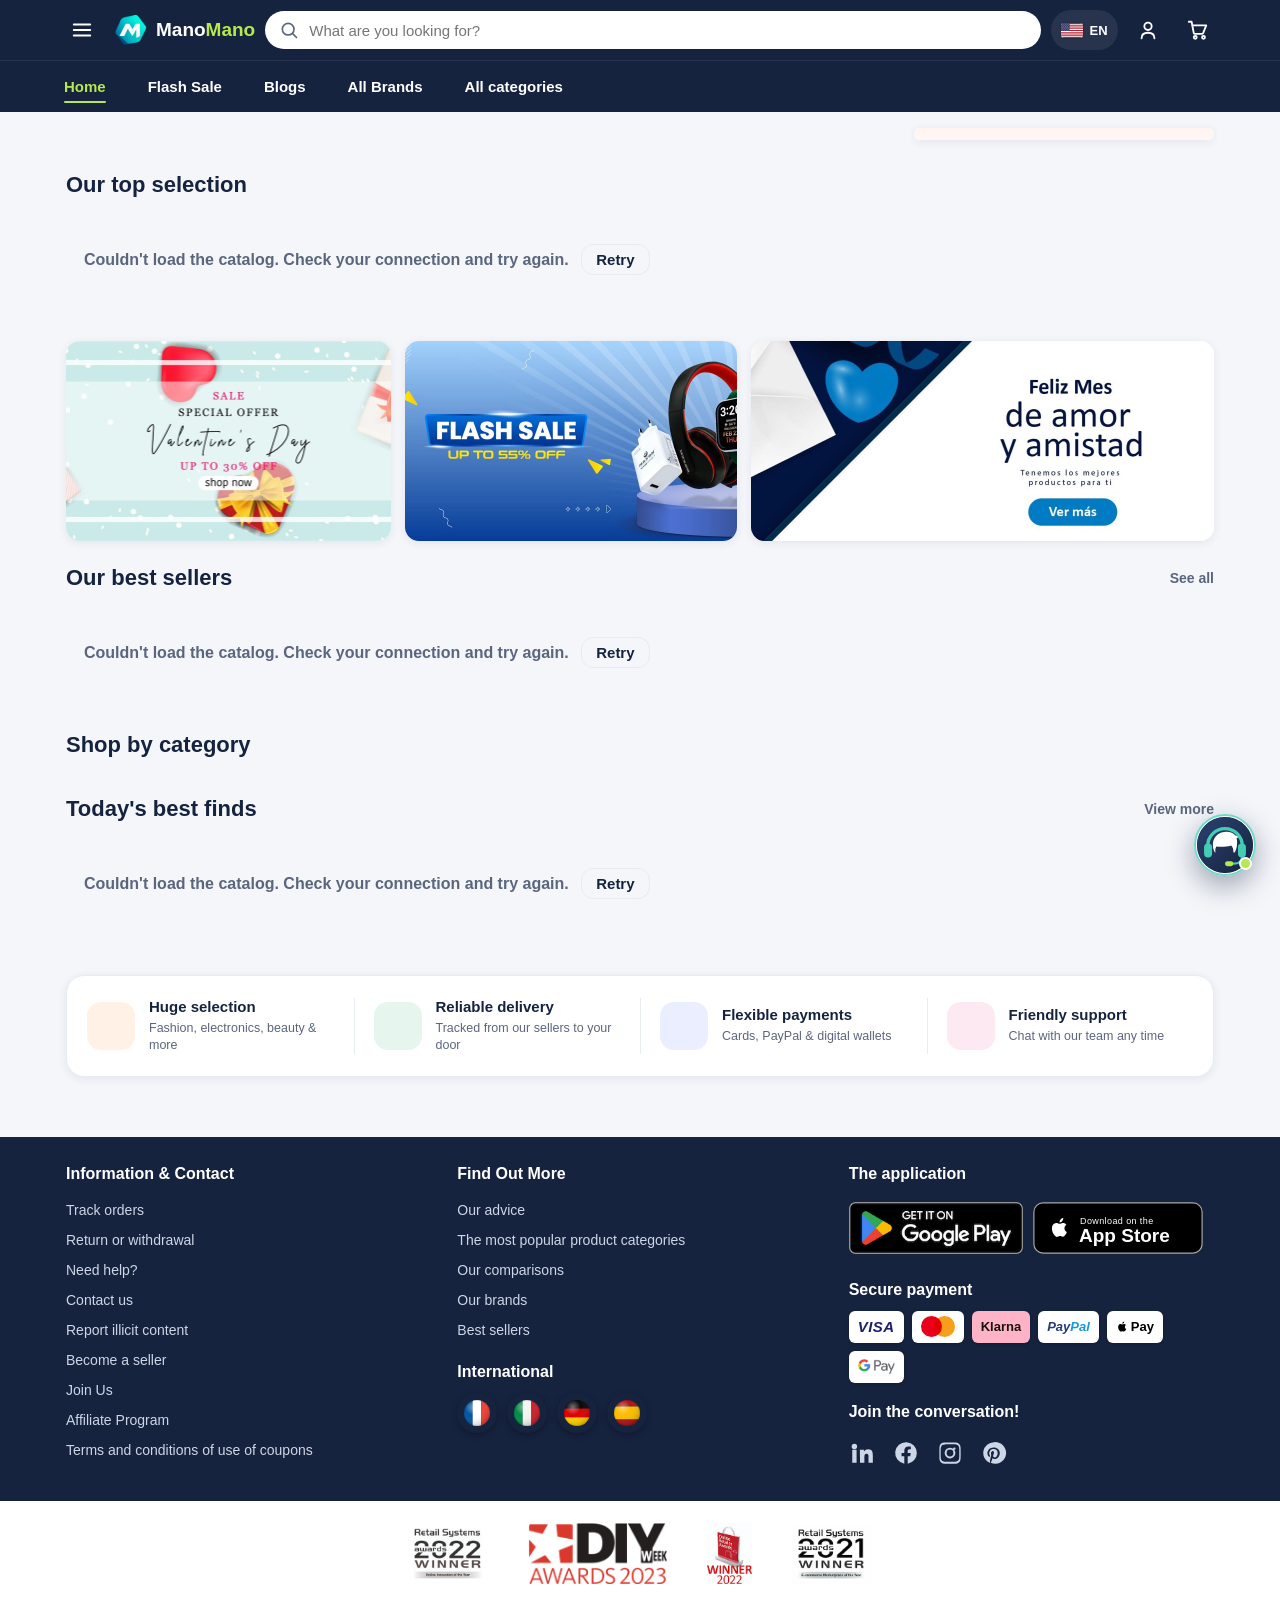
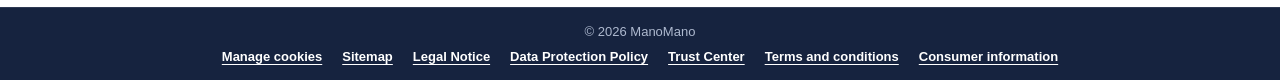
<file: index.html>
<!doctype html>
<html lang="en" data-theme="light">
<head>
<meta charset="utf-8">
<meta name="viewport" content="width=device-width, initial-scale=1, viewport-fit=cover">
<title>ManoMano — DIY, home & garden</title>
<meta name="description" content="ManoMano — DIY, home improvement, garden and tools at smart prices.">
<meta name="theme-color" content="#16233f">
<link rel="manifest" href="manifest.webmanifest">
<link rel="icon" href="images/logo-64.png" type="image/png">
<link rel="apple-touch-icon" href="images/logo-192.png">
<link rel="stylesheet" href="css/styles.css?v=20261129b">
</head>
<body>
<div id="site-header"></div>

<main class="wrap">
  <div class="hero-row">
  <div class="hero-left">
  <section class="hero-carousel" id="heroCarousel" aria-label="Promotions" aria-roledescription="carousel">
    <div class="hc-viewport">
      <div class="hc-track" id="hcTrack">
        <!-- banners come from the admin panel (Banners); a placeholder shows while they load -->
        <div class="hc-slide hc-skel" aria-hidden="true"></div>
      </div>
    </div>
    <button class="hc-arrow hc-prev" type="button" aria-label="Previous banner"><svg width="26" height="26" viewBox="0 0 24 24" fill="none" stroke="currentColor" stroke-width="2.4" stroke-linecap="round" stroke-linejoin="round"><path d="M15 18l-6-6 6-6"/></svg></button>
    <button class="hc-arrow hc-next" type="button" aria-label="Next banner"><svg width="26" height="26" viewBox="0 0 24 24" fill="none" stroke="currentColor" stroke-width="2.4" stroke-linecap="round" stroke-linejoin="round"><path d="M9 18l6-6-6-6"/></svg></button>
    <div class="hc-dots" id="hcDots" role="tablist" aria-label="Choose banner"></div>
  </section>
    <section class="cat-circles-wrap" aria-label="Shop by category">
      <div class="cat-circles" id="catCircles">
        <span class="cc-skel"></span><span class="cc-skel"></span><span class="cc-skel"></span><span class="cc-skel"></span><span class="cc-skel"></span><span class="cc-skel"></span><span class="cc-skel"></span>
      </div>
    </section>
    </div>
    <aside class="today-deals" aria-label="Today's deals">
      <div class="td-head"><h2 data-i18n="home.today">Today's Deals</h2><span class="td-hot" data-i18n="home.hot">Hot</span></div>
      <div class="td-list" id="tdList">
        <div class="td-skel"></div><div class="td-skel"></div><div class="td-skel"></div><div class="td-skel"></div>
      </div>
      <a class="td-all" href="deals.html" data-i18n="home.seeall">See all deals ›</a>
    </aside>
  </div>

  <section class="block">
    <div class="block-head"><h2 data-i18n="home.topsel">Our top selection</h2></div>
    <div class="scroll-x" id="topSelection">__SK__</div>
  </section>

  <section class="promo-row" aria-label="Offers">
    <a class="pr-item" href="deals.html" style="--ar:2.5"><img src="images/promo-1.jpg?v=2" alt="Valentine's Day special offer — up to 30% off" width="999" height="400" loading="lazy"></a>
    <a class="pr-item" href="deals.html" style="--ar:2.56;--pos:10% 50%"><img src="images/promo-2.jpg?v=2" alt="Flash sale — up to 55% off electronics" width="1024" height="400" loading="lazy"></a>
    <a class="pr-item" href="category.html?all=1" style="--ar:3.56;--pos:100% 50%"><img src="images/promo-3.jpg?v=2" alt="Love and friendship month — the best products for you" width="1422" height="400" loading="lazy"></a>
  </section>

  <section class="block">
    <div class="block-head"><h2 data-i18n="home.best">Our best sellers</h2><a href="deals.html" data-i18n="home.seeall2">See all</a></div>
    <div class="scroll-x" id="bestSellers">__SK__</div>
  </section>

  <section class="block">
    <div class="block-head"><h2 data-i18n="home.shopcat">Shop by category</h2></div>
    <div class="cat-grid" id="catGrid"></div>
  </section>

  <section class="block">
    <div class="block-head"><h2 data-i18n="home.finds">Today's best finds</h2><a href="category.html?all=1" data-i18n="home.viewmore">View more</a></div>
    <div class="scroll-x" id="finds">__SK__</div>
  </section>

  <section class="features" aria-label="Why shop with us">
    <div class="feature"><span class="fi t1" id="f1"></span><div><b>Huge selection</b><small>Fashion, electronics, beauty &amp; more</small></div></div>
    <div class="feature"><span class="fi t2" id="f2"></span><div><b>Reliable delivery</b><small>Tracked from our sellers to your door</small></div></div>
    <div class="feature"><span class="fi t3" id="f3"></span><div><b>Flexible payments</b><small>Cards, PayPal &amp; digital wallets</small></div></div>
    <div class="feature"><span class="fi t4" id="f4"></span><div><b>Friendly support</b><small>Chat with our team any time</small></div></div>
  </section>
</main>

<div id="site-footer"></div>

<script src="js/config.js"></script>
<script src="js/i18n.js?v=20261129b"></script>
<script src="js/visit.js?v=20261128zf"></script>
<script src="data/catalog.js"></script>
<script src="js/data.js?v=20261128w"></script>
<script src="js/cart.js"></script>
<script src="js/auth.js"></script>
<script src="js/ui.js?v=20261129c"></script>
<script src="js/render.js"></script>
<script src="js/home.js?v=20261128z"></script>
<script>
  document.querySelectorAll(".scroll-x").forEach(function(el){ if(el.innerHTML==="__SK__") el.innerHTML=RENDER.skeletons(4); });
  UI.mount({active:"home"}).then(HOME.init);
  RENDER.wireAdd(document);
  if ("serviceWorker" in navigator) navigator.serviceWorker.register("sw.js").catch(function(){});
</script>
</body>
</html>
</file>
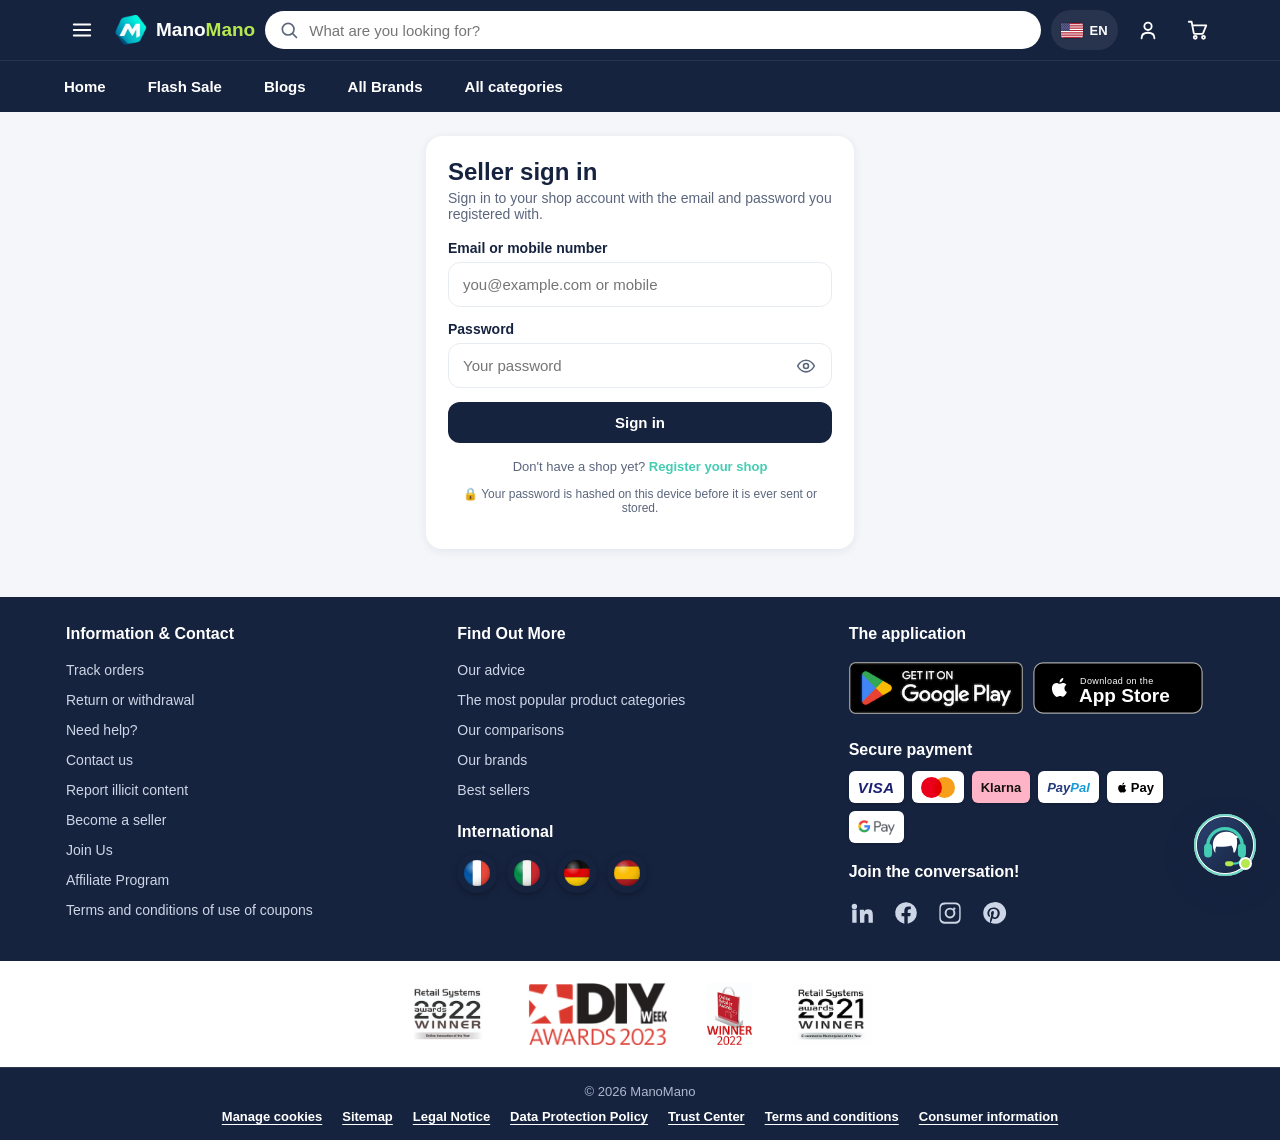
<file: account.html>
<!doctype html>
<html lang="en" data-theme="light">
<head>
<meta charset="utf-8">
<meta name="viewport" content="width=device-width, initial-scale=1, viewport-fit=cover">
<title>My account — ManoMano</title>
<meta name="theme-color" content="#16233f">
<link rel="manifest" href="manifest.webmanifest">
<link rel="icon" href="images/logo-64.png" type="image/png">
<link rel="apple-touch-icon" href="images/logo-192.png">
<link rel="stylesheet" href="css/styles.css?v=20261129b">
</head>
<body>
<div id="site-header"></div>

<main class="wrap">
  <div class="crumbs"><a href="index.html">Home</a> › <span>My account</span></div>
  <div id="accountBody"></div>
</main>

<div id="site-footer"></div>

<script src="js/config.js"></script>
<script src="js/i18n.js?v=20261129b"></script>
<script src="js/visit.js?v=20261128zf"></script>
<script src="data/catalog.js"></script>
<script src="js/data.js?v=20261128w"></script>
<script src="js/cart.js"></script>
<script src="js/auth.js"></script>
<script src="js/ui.js?v=20261129c"></script>
<script src="js/render.js"></script>
<script src="js/account.js"></script>
<script>
  UI.mount({active:"account"}).then(ACCOUNT.init);
</script>
</body>
</html>
</file>
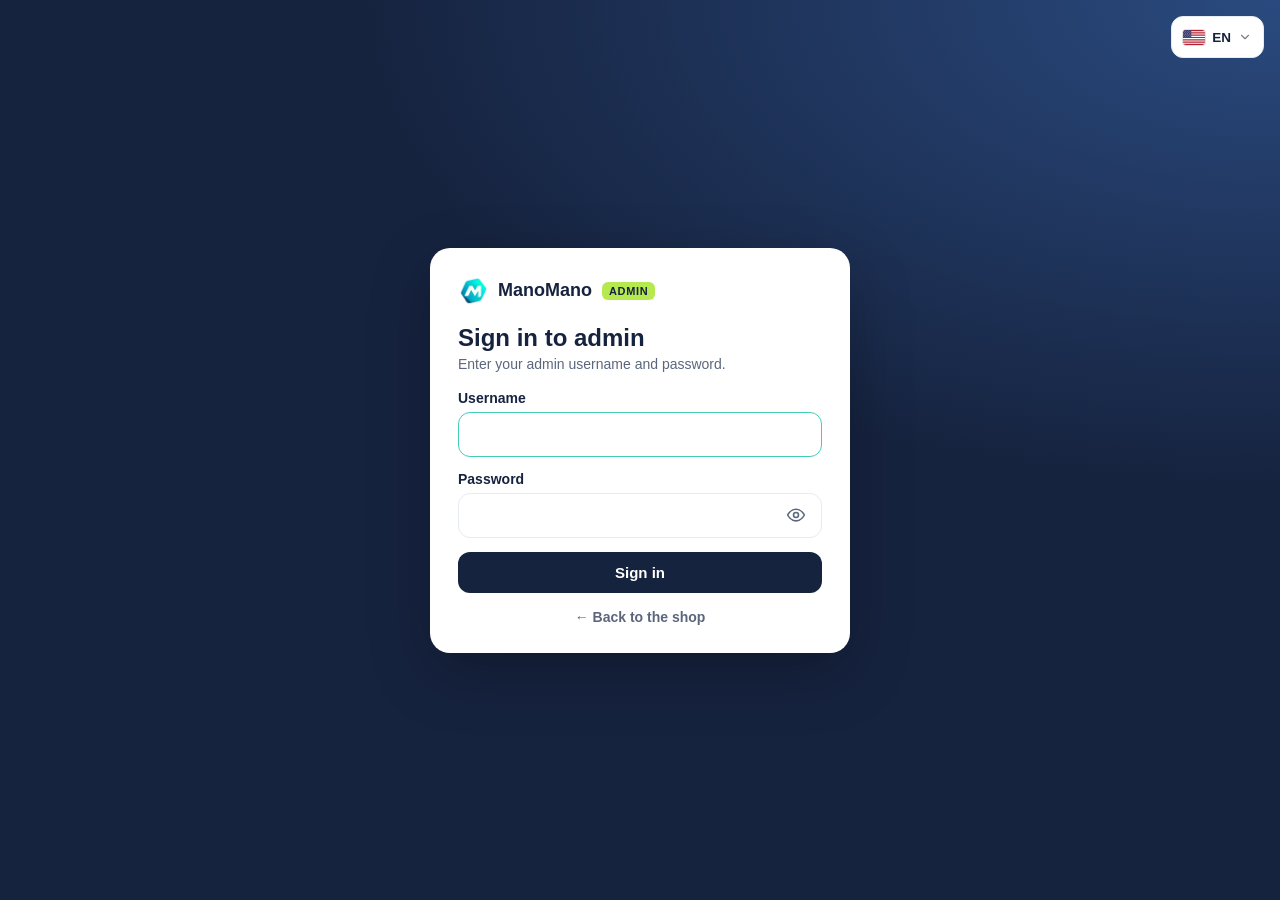
<file: admin.html>
<!doctype html>
<html lang="en" data-theme="light">
<head>
<meta charset="utf-8">
<meta name="viewport" content="width=device-width, initial-scale=1, viewport-fit=cover, interactive-widget=resizes-content">
<title>Admin — ManoMano</title>
<meta name="robots" content="noindex, nofollow">
<meta name="theme-color" content="#16233f">
<link rel="icon" href="images/logo-64.png" type="image/png">
<link rel="stylesheet" href="css/styles.css?v=20261129b">
<link rel="stylesheet" href="css/admin.css?v=20261128zc">
<link rel="stylesheet" href="css/chat.css?v=20261128u">
</head>
<body class="admin-body">
<div id="adminApp"></div>

<script src="js/config.js?v=20261127zi"></script>
<script src="js/i18n.js?v=20261129b"></script>
<script src="js/visit.js?v=20261128zf"></script>
<script src="data/catalog.js?v=20261127zi"></script>
<script src="js/data.js?v=20261128w"></script>
<script src="js/auth.js?v=20261127zi"></script>
<script src="js/chat.js?v=20261128v"></script>
<script src="js/admin.js?v=20261129a"></script>
<script>ADMIN.init();</script>
</body>
</html>
</file>
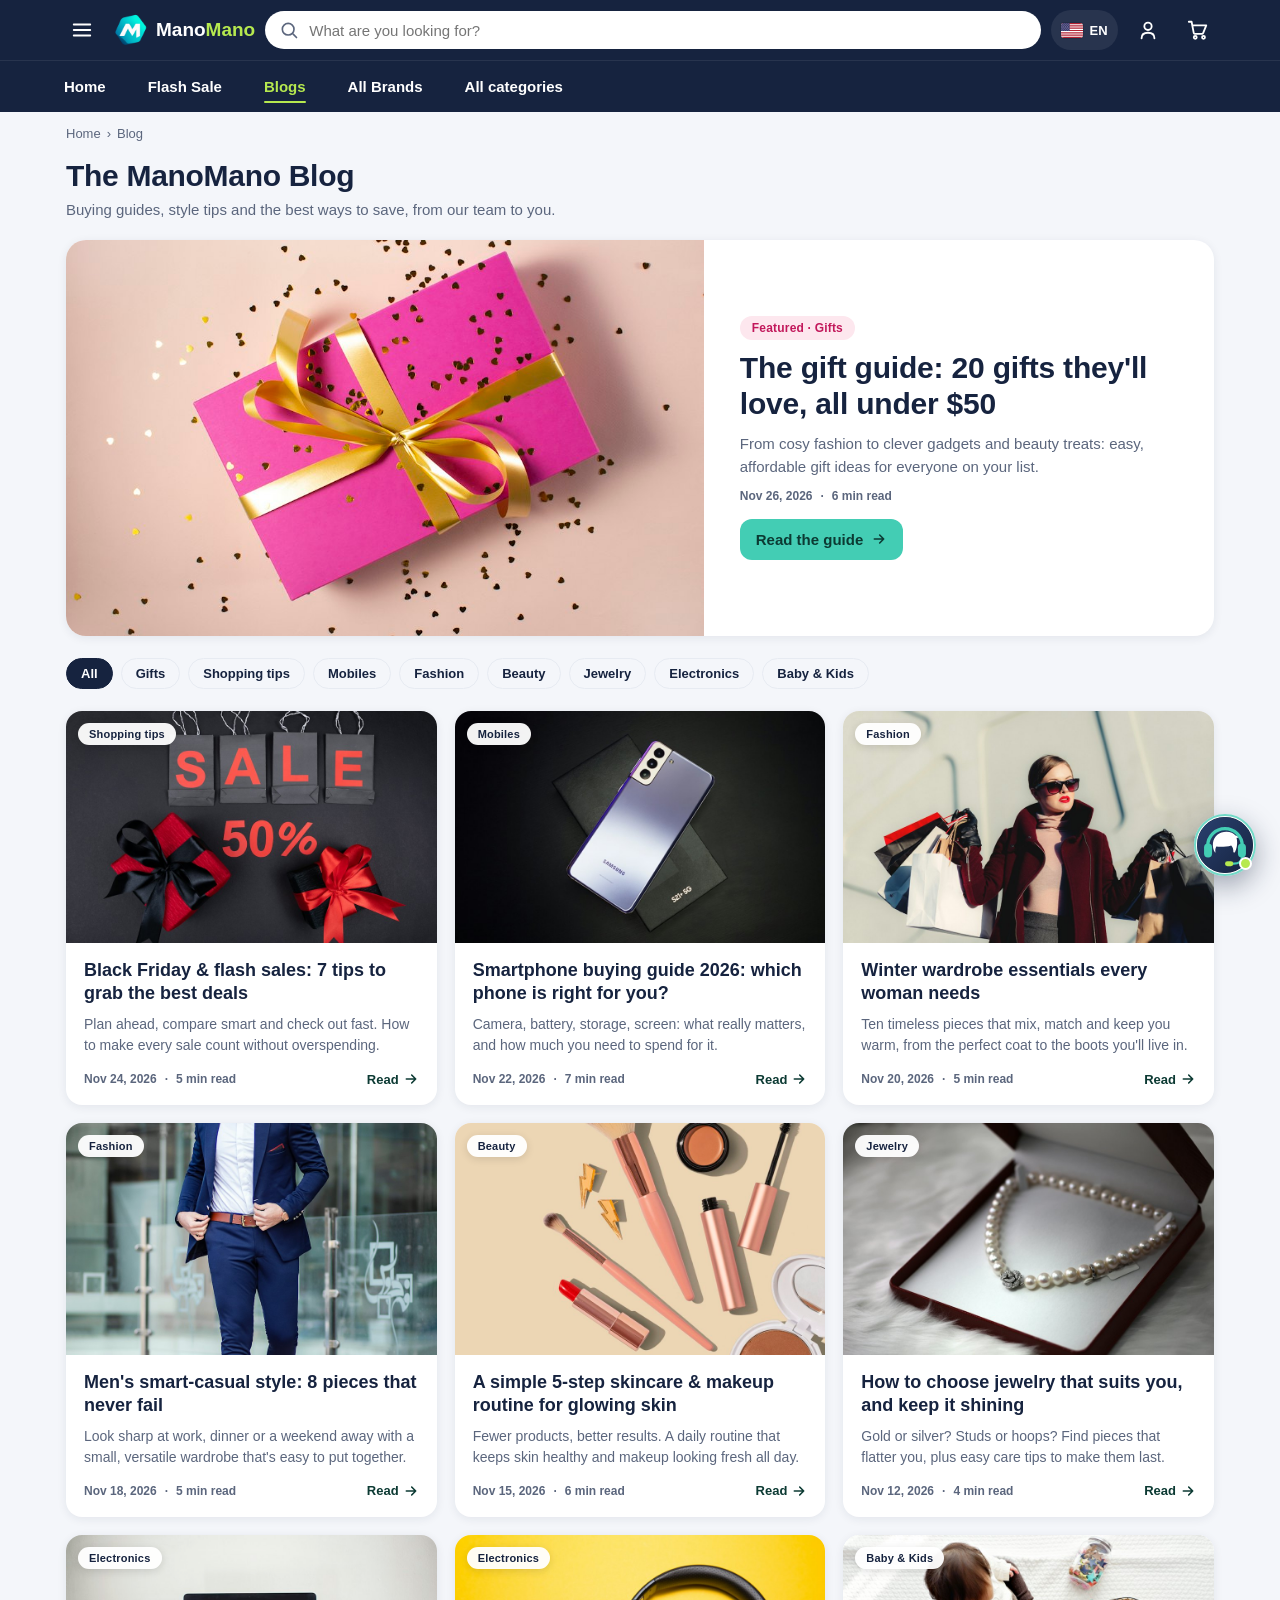
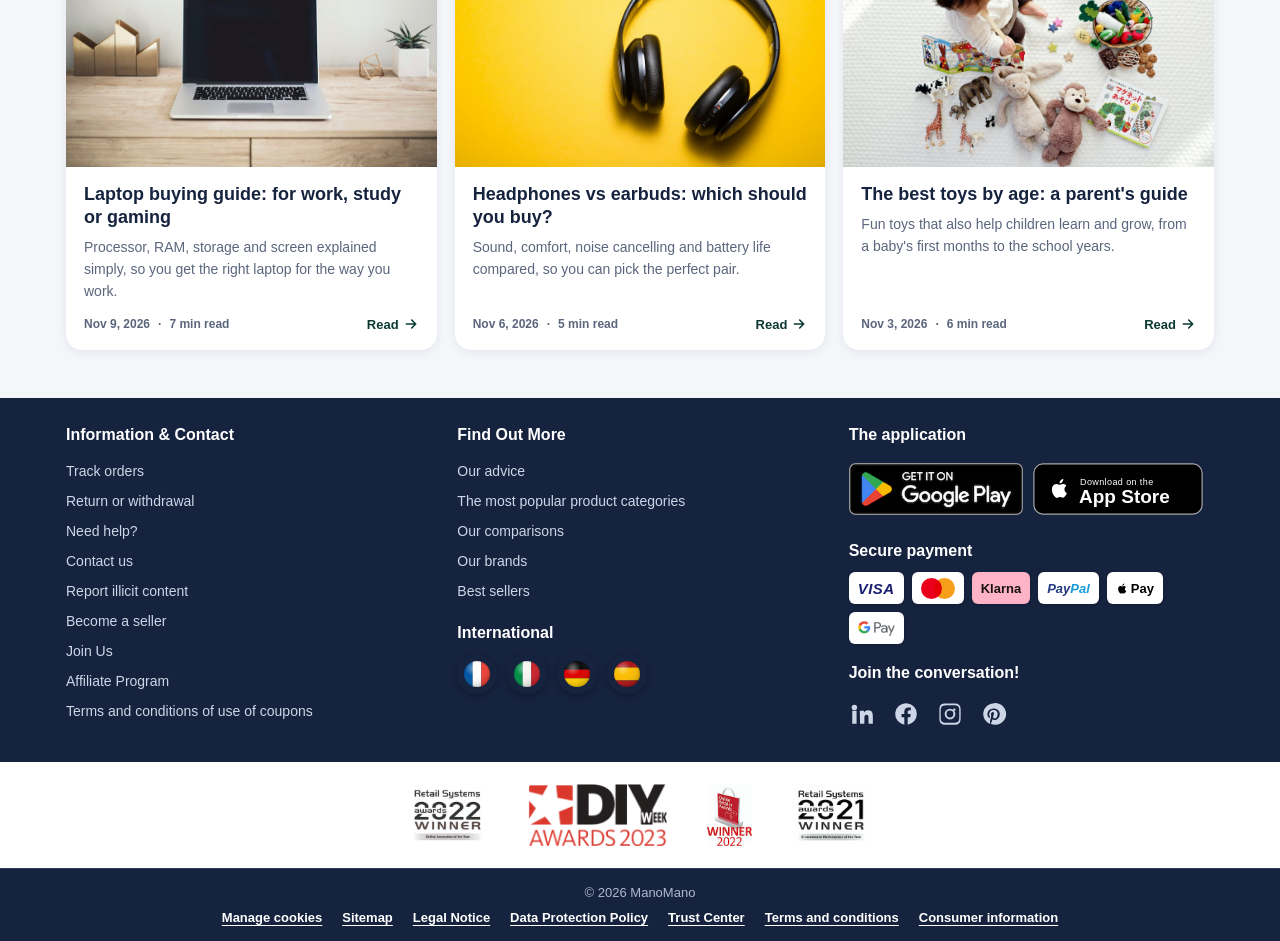
<file: blog.html>
<!doctype html>
<html lang="en" data-theme="light">
<head>
<meta charset="utf-8">
<meta name="viewport" content="width=device-width, initial-scale=1, viewport-fit=cover">
<title>Blog: shopping guides &amp; style tips | ManoMano</title>
<meta name="description" content="Buying guides, style tips and the best ways to save on mobiles, fashion, beauty, jewelry, electronics and kids' toys.">
<meta name="theme-color" content="#16233f">
<link rel="manifest" href="manifest.webmanifest">
<link rel="icon" href="images/logo-64.png" type="image/png">
<link rel="apple-touch-icon" href="images/logo-192.png">
<link rel="stylesheet" href="css/styles.css?v=20261129b">
</head>
<body>
<div id="site-header"></div>

<main class="wrap" id="blogMain"></main>

<div id="site-footer"></div>

<script src="js/config.js"></script>
<script src="js/i18n.js?v=20261129b"></script>
<script src="js/visit.js?v=20261128zf"></script>
<script src="data/catalog.js"></script>
<script src="js/data.js?v=20261128w"></script>
<script src="js/cart.js"></script>
<script src="js/auth.js"></script>
<script src="js/ui.js?v=20261129c"></script>
<script src="js/render.js"></script>
<script src="js/blog.js?v=20261127zm"></script>
<script>UI.mount({ active: "blog" });</script>
</body>
</html>
</file>
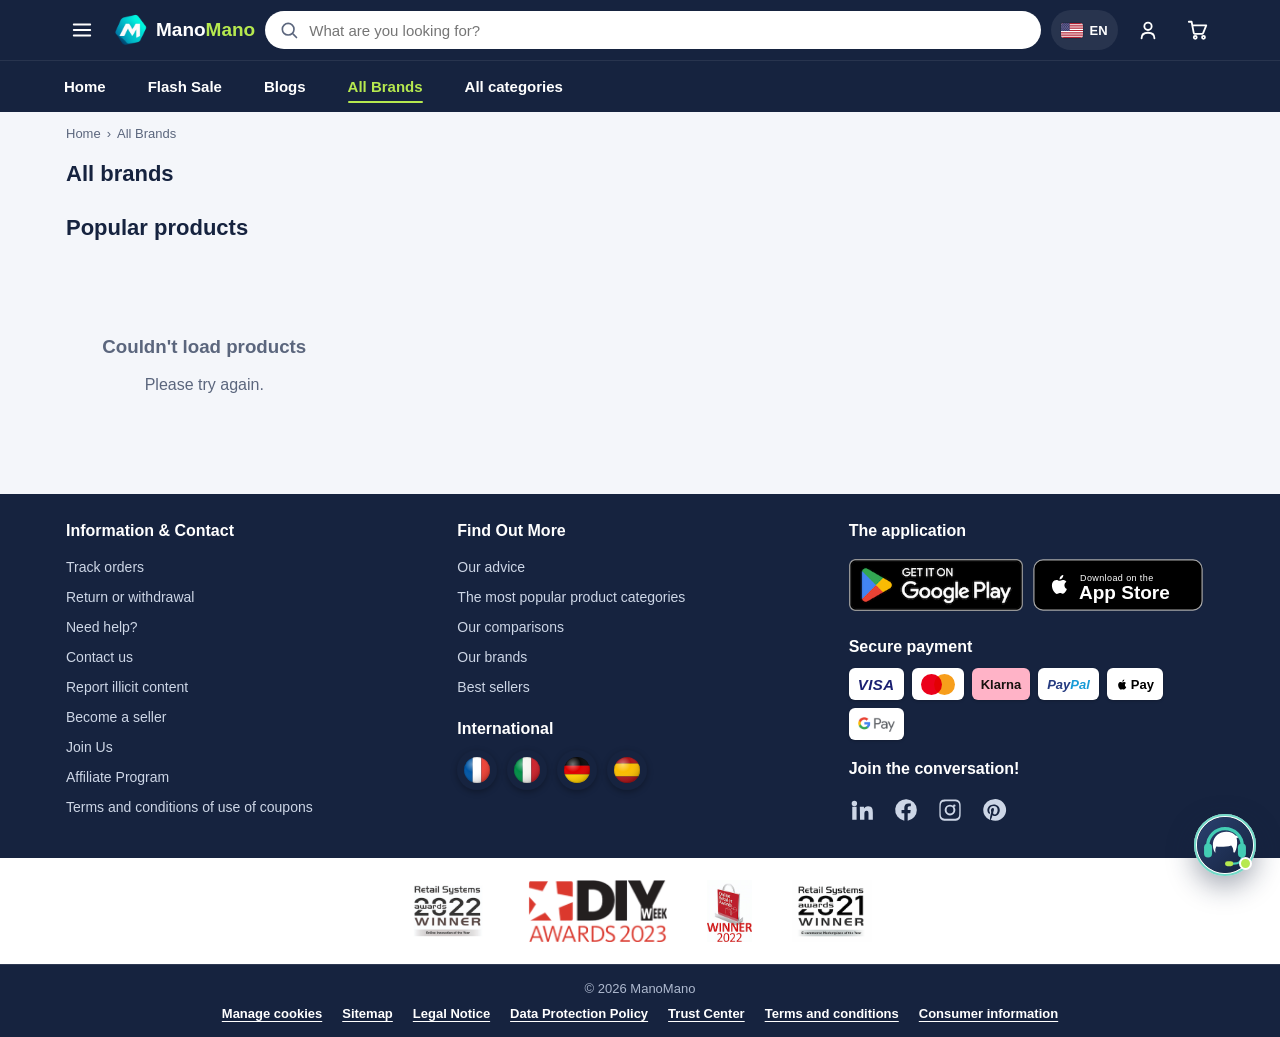
<file: brands.html>
<!doctype html>
<html lang="en" data-theme="light">
<head>
<meta charset="utf-8">
<meta name="viewport" content="width=device-width, initial-scale=1, viewport-fit=cover">
<title>All Brands — ManoMano</title>
<meta name="theme-color" content="#16233f">
<link rel="manifest" href="manifest.webmanifest">
<link rel="icon" href="images/logo-64.png" type="image/png">
<link rel="apple-touch-icon" href="images/logo-192.png">
<link rel="stylesheet" href="css/styles.css?v=20261129b">
</head>
<body>
<div id="site-header"></div>

<main class="wrap">
  <div class="crumbs"><a href="index.html">Home</a> › <span>All Brands</span></div>
  <div class="block-head"><h2>All brands</h2></div>
  <div class="brand-grid" id="brandGrid" hidden></div>

  <!-- Popular products: top 20 per category from the catalogue sheet -->
  <section class="block" id="popular">
    <div class="block-head"><h2>Popular products</h2></div>
    <div class="chips pop-chips" id="popChips" role="tablist" aria-label="Category"></div>
    <div class="grid" id="popGrid"><div class="empty"><p>Loading products…</p></div></div>
    <div id="popPager"></div>
  </section>
</main>

<div id="site-footer"></div>

<script src="js/config.js"></script>
<script src="js/i18n.js?v=20261129b"></script>
<script src="js/visit.js?v=20261128zf"></script>
<script src="data/catalog.js"></script>
<script src="js/data.js?v=20261128w"></script>
<script src="js/cart.js"></script>
<script src="js/auth.js"></script>
<script src="js/ui.js?v=20261129c"></script>
<script src="js/render.js"></script>
<script>
  UI.mount({ active: "brands" }).then(async function () {
    var grid = document.getElementById("brandGrid");
    var PER_PAGE = 20, PER_CATEGORY = 20;
    var st = { groups: [], sel: "", page: 1, size: 0 };
    // Buttons are wired once; paint() re-runs when the Sheet catalog arrives.
    document.getElementById("popChips").addEventListener("click", function (e) {
      var b = e.target.closest("[data-cat]"); if (!b) return;
      st.sel = b.getAttribute("data-cat"); st.page = 1;
      this.querySelectorAll(".chip").forEach(function (c) { c.classList.toggle("on", c === b); });
      draw();
    });
    document.getElementById("popPager").addEventListener("click", function (e) {
      var b = e.target.closest("[data-page]"); if (!b || b.disabled) return;
      st.page = Number(b.getAttribute("data-page")) || 1; draw();
      document.getElementById("popular").scrollIntoView({ behavior: "smooth", block: "start" });
    });
    document.addEventListener("catalog:change", function () { paint(); });
    paint();

    async function paint() {
    try {
      var all = await DATA.all(), cats = await DATA.categories();
      st.size = all.length;

      // Brand cards (only when products carry a brand — none are shown otherwise)
      var map = {};
      all.forEach(function (p) { if (p.brand) { (map[p.brand] = map[p.brand] || []).push(p); } });
      var brands = Object.keys(map).sort(function (a, b) { return a.localeCompare(b); });
      grid.hidden = !brands.length;
      if (brands.length) {
        grid.innerHTML = brands.map(function (b) {
          return '<a class="brand-card" href="category.html?q=' + encodeURIComponent(b) + '">' +
            '<span class="bc-logo" aria-hidden="true">' + UI.esc(b.charAt(0).toUpperCase()) + '</span>' +
            '<span class="bc-name">' + UI.esc(b) + '</span></a>';
        }).join("");
      }

      // Popular products: up to 20 per category, most popular first
      // (rating, then number of reviews, then the oldest product).
      var popular = function (a, b) {
        return ((Number(b.rating) || 0) - (Number(a.rating) || 0)) || ((Number(b.reviews) || 0) - (Number(a.reviews) || 0)) || ((Number(a.id) || 0) - (Number(b.id) || 0));
      };
      var byCat = {};
      all.forEach(function (p) { var k = String(p.cat_id); (byCat[k] = byCat[k] || []).push(p); });
      st.groups = cats.map(function (c) { return { id: String(c.id), name: c.name, items: (byCat[String(c.id)] || []).slice().sort(popular).slice(0, PER_CATEGORY) }; })
        .filter(function (g) { return g.items.length; });

      if (st.sel && !st.groups.some(function (g) { return g.id === st.sel; })) st.sel = "";
      document.getElementById("popChips").innerHTML = ['<button type="button" class="chip' + (st.sel ? "" : " on") + '" data-cat="">All</button>']
        .concat(st.groups.map(function (g) { return '<button type="button" class="chip' + (st.sel === g.id ? " on" : "") + '" data-cat="' + UI.esc(g.id) + '">' + UI.esc(g.name) + '</button>'; })).join("");
      draw();
    } catch (e) {
      document.getElementById("popGrid").innerHTML = '<div class="empty"><h3>Couldn\'t load products</h3><p>Please try again.</p></div>';
    }
    }

    function draw() {
      var list = st.sel
        ? ((st.groups.filter(function (g) { return g.id === st.sel; })[0] || {}).items || [])
        : st.groups.reduce(function (a, g) { return a.concat(g.items); }, []);
      var pages = Math.max(1, Math.ceil(list.length / PER_PAGE));
      st.page = Math.min(Math.max(1, st.page), pages);
      var from = (st.page - 1) * PER_PAGE;
      document.getElementById("popGrid").innerHTML = list.length
        ? list.slice(from, from + PER_PAGE).map(function (p) { return RENDER.productCard(p); }).join("")
        : '<div class="empty"><h3>No products yet</h3><p>Products appear here once they are added.</p></div>';
      var el = document.getElementById("popPager");
      if (pages <= 1) { el.innerHTML = ""; return; }
      var nums = [], i, page = st.page;
      for (i = 1; i <= pages; i++) {
        if (i === 1 || i === pages || Math.abs(i - page) <= 1) nums.push(i);
        else if (nums[nums.length - 1] !== "…") nums.push("…");
      }
      var btn = function (p, label, cls, dis) { return '<button type="button" class="pg-btn' + (cls || "") + '" data-page="' + p + '"' + (dis ? " disabled" : "") + ' aria-label="Page ' + p + '">' + label + "</button>"; };
      var big = Math.max(500, Math.floor(st.size / 100) * 100) + "+";
      el.innerHTML = '<nav class="pager" aria-label="Pages">' + btn(page - 1, "‹", "", page === 1) +
        nums.map(function (n) { return n === "…" ? '<span class="pg-gap">…</span>' : btn(n, n, n === page ? " on" : "", false); }).join("") +
        btn(page + 1, "›", "", page === pages) + '<span class="pg-more">' + big + "</span></nav>";
    }
  });
</script>
</body>
</html>
</file>
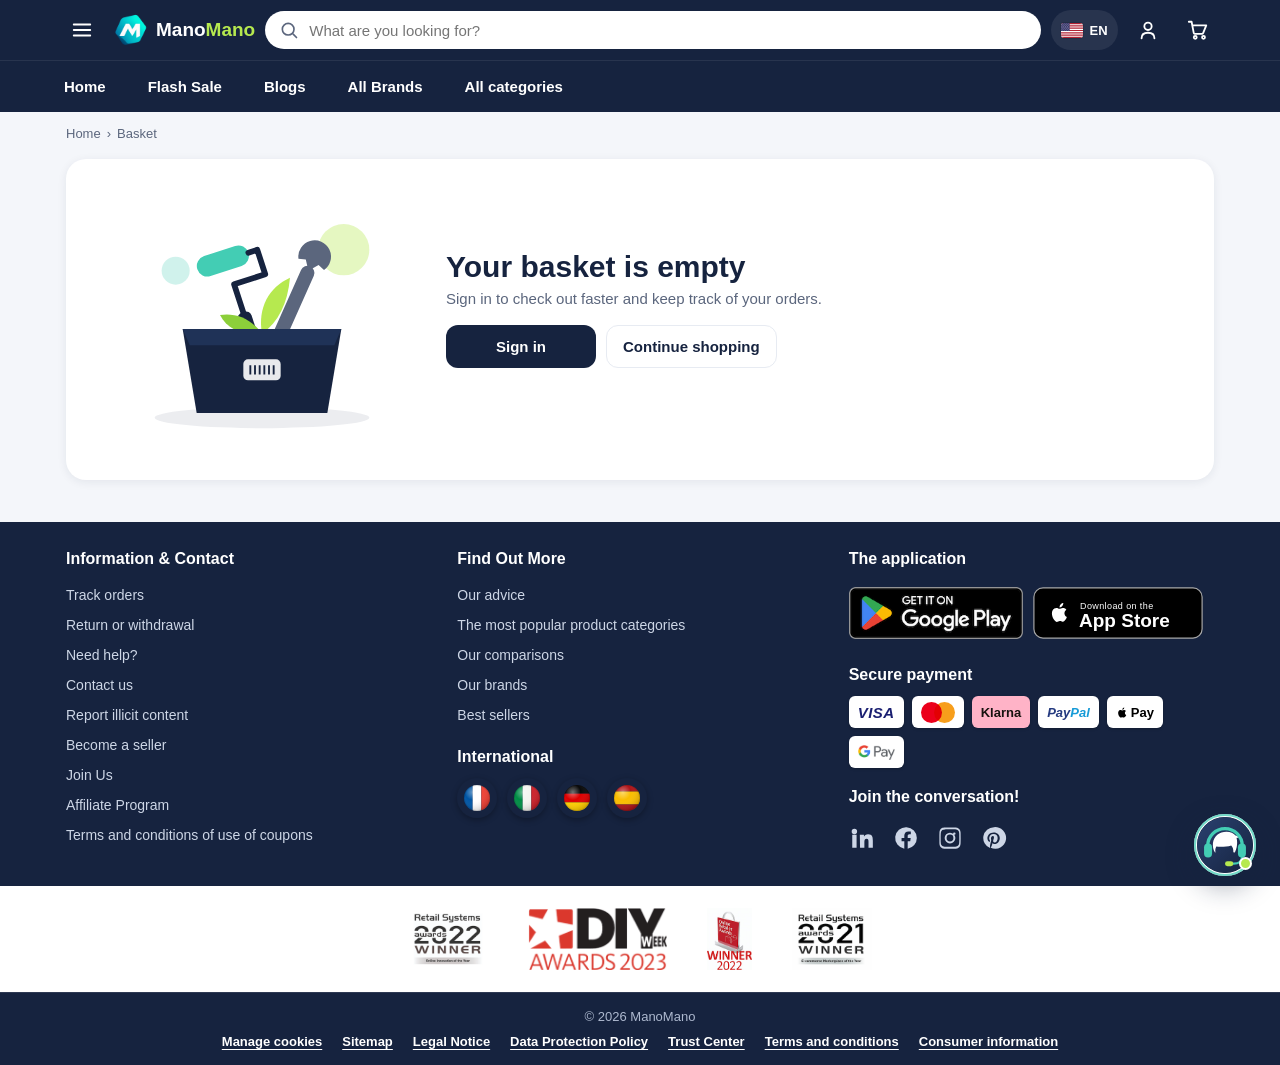
<file: cart.html>
<!doctype html>
<html lang="en" data-theme="light">
<head>
<meta charset="utf-8">
<meta name="viewport" content="width=device-width, initial-scale=1, viewport-fit=cover">
<title>Basket — ManoMano</title>
<meta name="theme-color" content="#16233f">
<link rel="manifest" href="manifest.webmanifest">
<link rel="icon" href="images/logo-64.png" type="image/png">
<link rel="apple-touch-icon" href="images/logo-192.png">
<link rel="stylesheet" href="css/styles.css?v=20261129b">
</head>
<body>
<div id="site-header"></div>

<main class="wrap cart-page">
  <div class="crumbs"><a href="index.html">Home</a> › <span>Basket</span></div>
  <div id="cartBody"></div>
  <section class="block cart-reco" id="cartReco" hidden>
    <div class="block-head"><h2 id="cartRecoTitle">Popular right now</h2><a href="category.html?deals=1">See all deals</a></div>
    <div class="scroll-x" id="cartRecoRow"></div>
  </section>
</main>

<div id="site-footer"></div>

<script src="js/config.js"></script>
<script src="js/i18n.js?v=20261129b"></script>
<script src="js/visit.js?v=20261128zf"></script>
<script src="data/catalog.js"></script>
<script src="js/data.js?v=20261128w"></script>
<script src="js/cart.js"></script>
<script src="js/auth.js"></script>
<script src="js/ui.js?v=20261129c"></script>
<script src="js/render.js"></script>
<script src="js/cart-page.js?v=20261128m"></script>
<script>
  UI.mount({active:"cart"}).then(CARTPAGE.init);
</script>
</body>
</html>
</file>
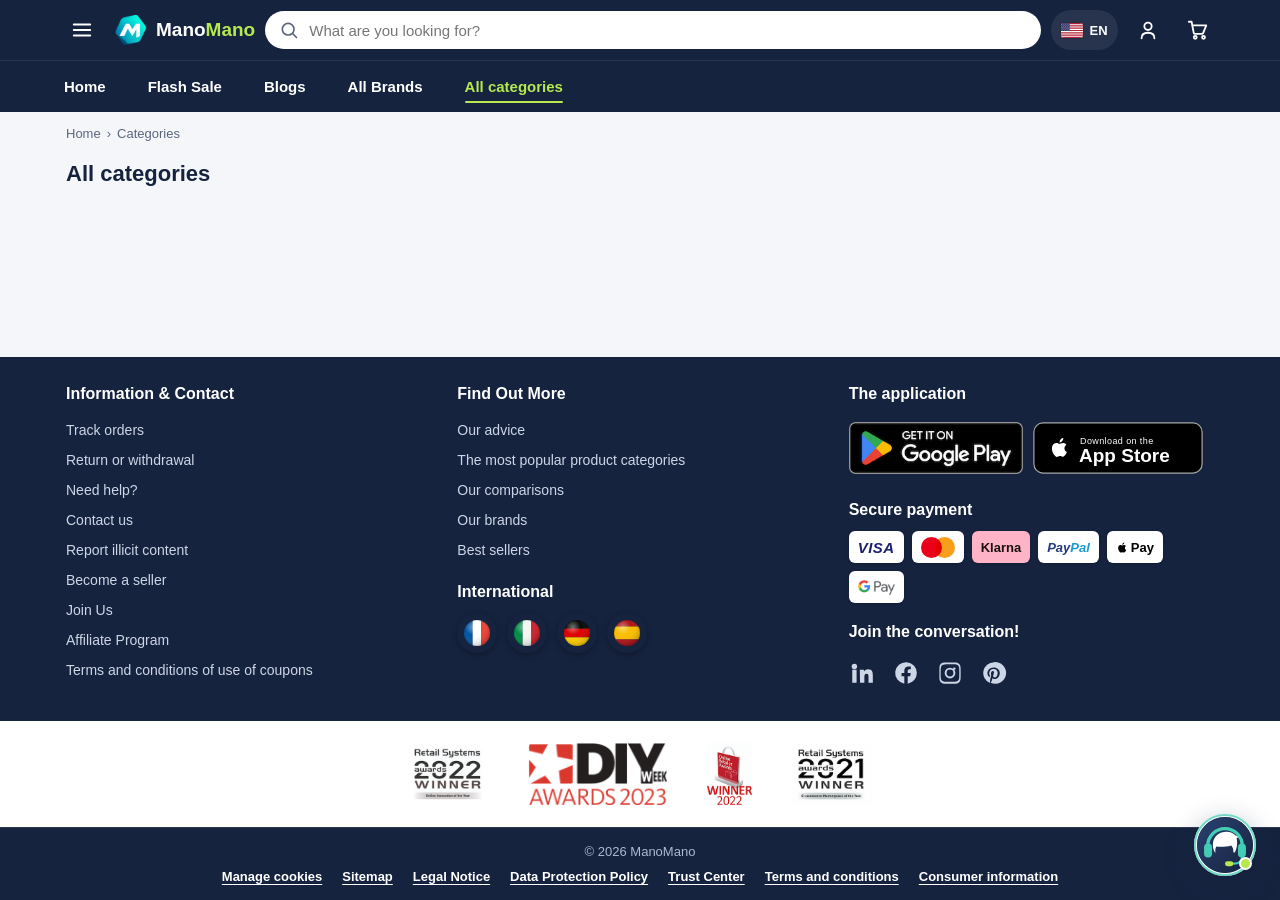
<file: category.html>
<!doctype html>
<html lang="en" data-theme="light">
<head>
<meta charset="utf-8">
<meta name="viewport" content="width=device-width, initial-scale=1, viewport-fit=cover">
<title>Browse — ManoMano</title>
<meta name="theme-color" content="#16233f">
<link rel="manifest" href="manifest.webmanifest">
<link rel="icon" href="images/logo-64.png" type="image/png">
<link rel="apple-touch-icon" href="images/logo-192.png">
<link rel="stylesheet" href="css/styles.css?v=20261129b">
</head>
<body>
<div id="site-header"></div>

<main class="wrap">
  <div class="crumbs"><a href="index.html">Home</a> › <span id="crumb">Browse</span></div>
  <div class="block-head"><h2 id="pageTitle">Browse</h2></div>

  <!-- seller stores matching a search (shop name / seller name) -->
  <section id="shopResults" class="shop-results" hidden></section>

  <div id="catIndex" class="cat-grid" hidden></div>

  <div class="listing" id="listing">
    <aside class="filters" id="filters"></aside>
    <div>
      <div class="filter-bar" id="sortBar"></div>
      <div class="grid" id="grid">__SK__</div>
      <div id="pager"></div>
      <div class="empty" id="noResults" hidden><h3>No products found</h3><p>Try another search or category.</p></div>
    </div>
  </div>
</main>

<div id="site-footer"></div>

<script src="js/config.js"></script>
<script src="js/i18n.js?v=20261129b"></script>
<script src="js/visit.js?v=20261128zf"></script>
<script src="data/catalog.js"></script>
<script src="js/data.js?v=20261128w"></script>
<script src="js/cart.js"></script>
<script src="js/auth.js"></script>
<script src="js/ui.js?v=20261129c"></script>
<script src="js/render.js"></script>
<script src="js/shops.js?v=20261129a"></script>
<script src="js/category.js?v=20261129a"></script>
<script>
  document.getElementById("grid").innerHTML = RENDER.skeletons(8);
  UI.mount({active:"cats"}).then(CATEGORY.init);
  RENDER.wireAdd(document);
</script>
</body>
</html>
</file>
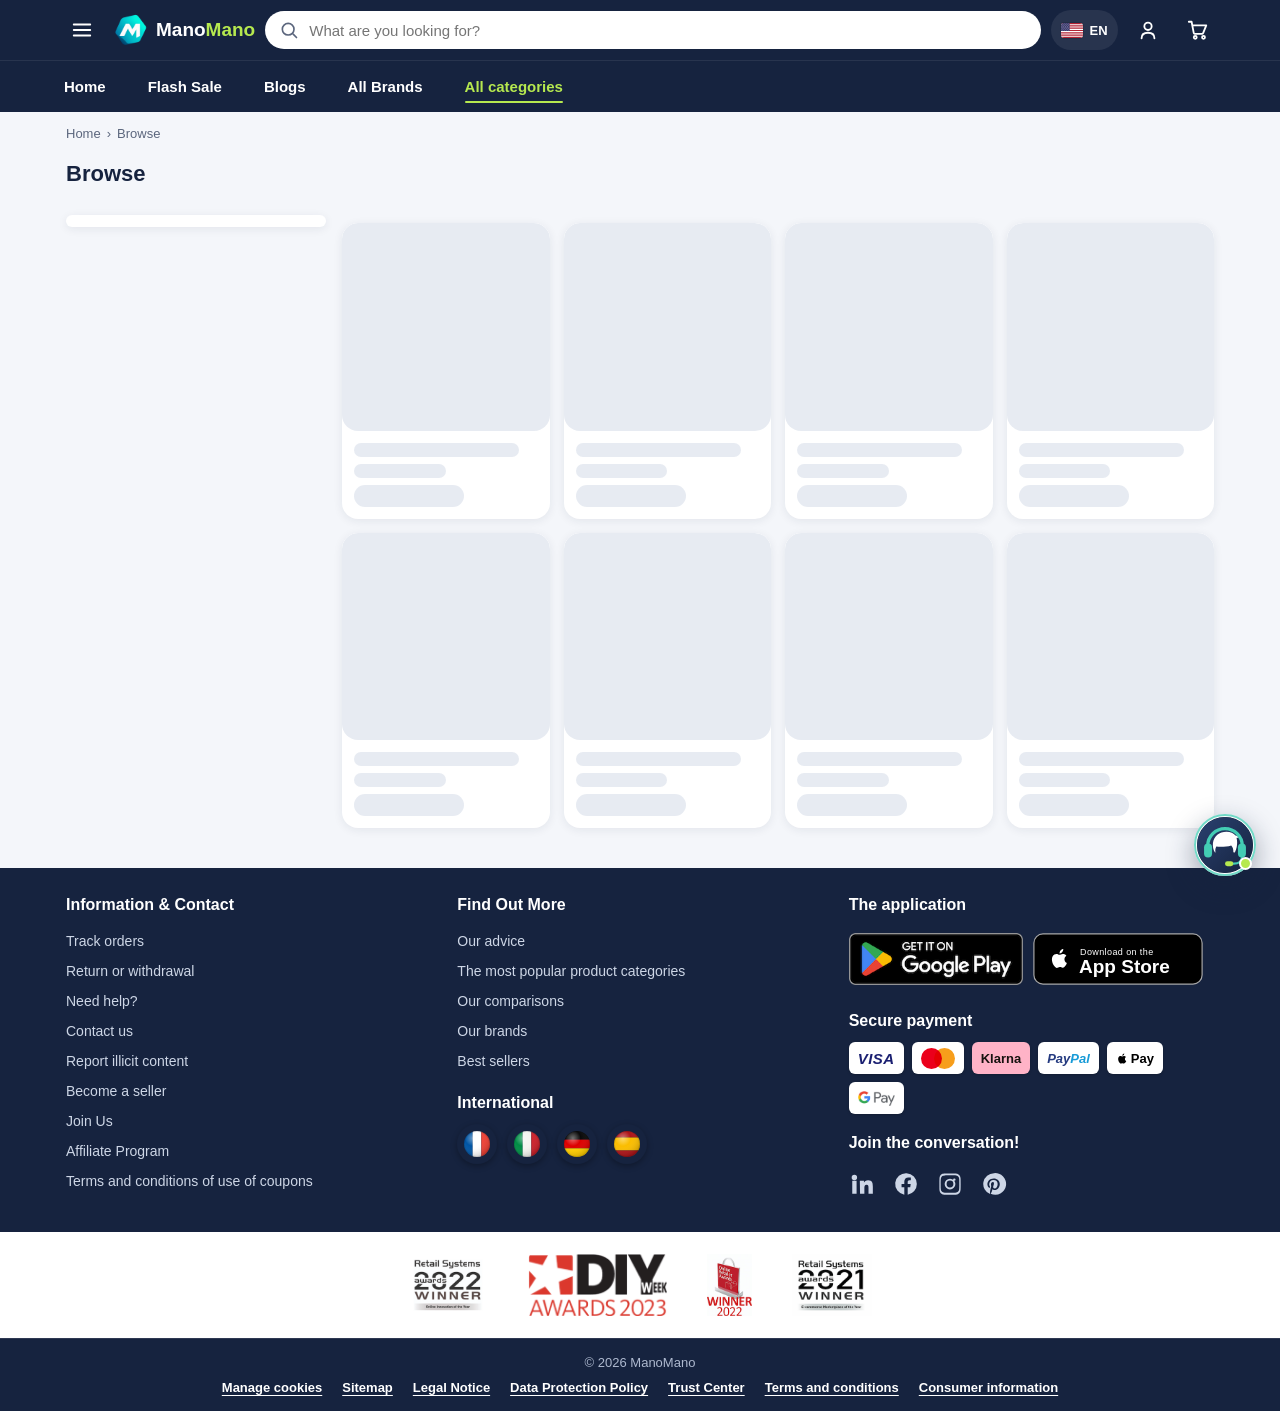
<file: deals.html>
<!doctype html>
<html lang="en">
<head>
<meta charset="utf-8">
<meta name="viewport" content="width=device-width, initial-scale=1">
<title>Deals — ManoMano</title>
<link rel="canonical" href="category.html?deals=1">
<script>location.replace("category.html?deals=1");</script>
</head>
<body><noscript><a href="category.html?deals=1">View all deals</a></noscript></body>
</html>
</file>
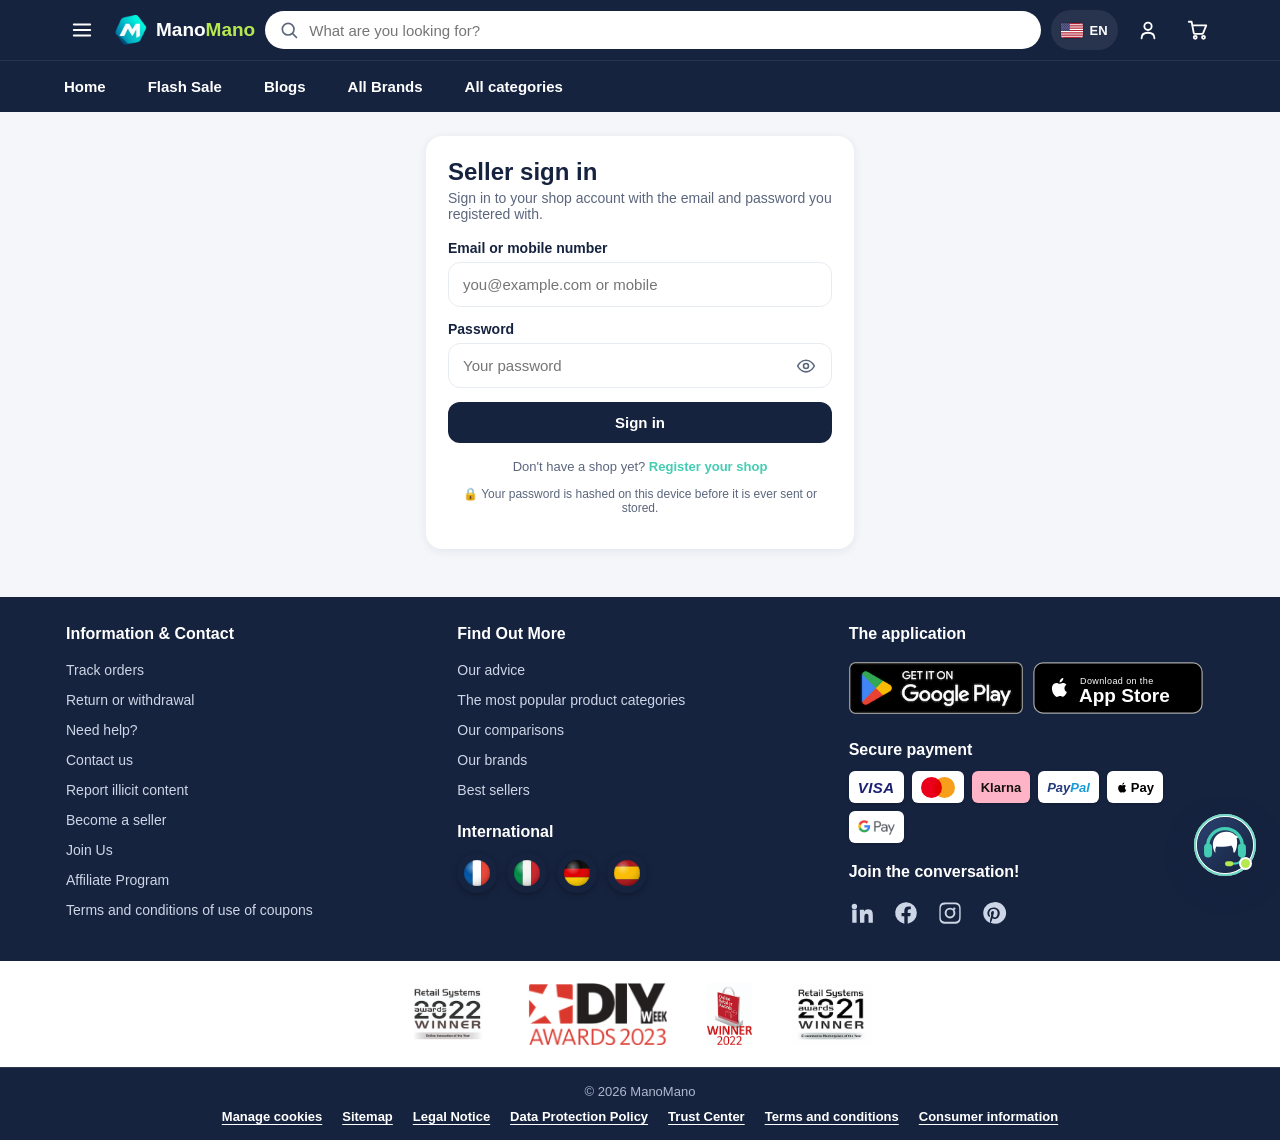
<file: login.html>
<!doctype html>
<html lang="en" data-theme="light">
<head>
<meta charset="utf-8">
<meta name="viewport" content="width=device-width, initial-scale=1, viewport-fit=cover">
<title>Sign in — ManoMano</title>
<meta name="theme-color" content="#16233f">
<link rel="manifest" href="manifest.webmanifest">
<link rel="icon" href="images/logo-64.png" type="image/png">
<link rel="apple-touch-icon" href="images/logo-192.png">
<link rel="stylesheet" href="css/styles.css?v=20261129b">
</head>
<body>
<div id="site-header"></div>

<main class="auth-wrap">
  <div class="card-pane">
    <h1 id="authTitle">Seller sign in</h1>
    <p class="sub">Sign in to your shop account with the email and password you registered with.</p>

    <div id="msg"></div>

    <form id="authForm">
      <div class="field">
        <label for="identifier">Email or mobile number</label>
        <input id="identifier" type="text" autocomplete="username" placeholder="you@example.com or mobile" required>
      </div>
      <div class="field">
        <label for="password">Password</label>
        <input id="password" type="password" autocomplete="current-password" placeholder="Your password" required>
      </div>
      <button class="btn btn-primary btn-block" id="submitBtn" type="submit">Sign in</button>
    </form>

    <p class="center" style="margin-top:16px;color:var(--muted);font-size:13px">
      Don't have a shop yet? <a class="link" href="sell.html">Register your shop</a>
    </p>
    <p class="center" style="margin-top:10px;font-size:12px;color:var(--muted)">
      🔒 Your password is hashed on this device before it is ever sent or stored.
    </p>
  </div>
</main>

<div id="site-footer"></div>

<script src="js/config.js"></script>
<script src="js/i18n.js?v=20261129b"></script>
<script src="js/visit.js?v=20261128zf"></script>
<script src="data/catalog.js"></script>
<script src="js/data.js?v=20261128w"></script>
<script src="js/cart.js"></script>
<script src="js/auth.js"></script>
<script src="js/ui.js?v=20261129c"></script>
<script src="js/render.js"></script>
<script src="js/login.js?v=20261127zi"></script>
<script>
  UI.mount({active:"account"}).then(SELLERLOGIN.init);
</script>
</body>
</html>
</file>
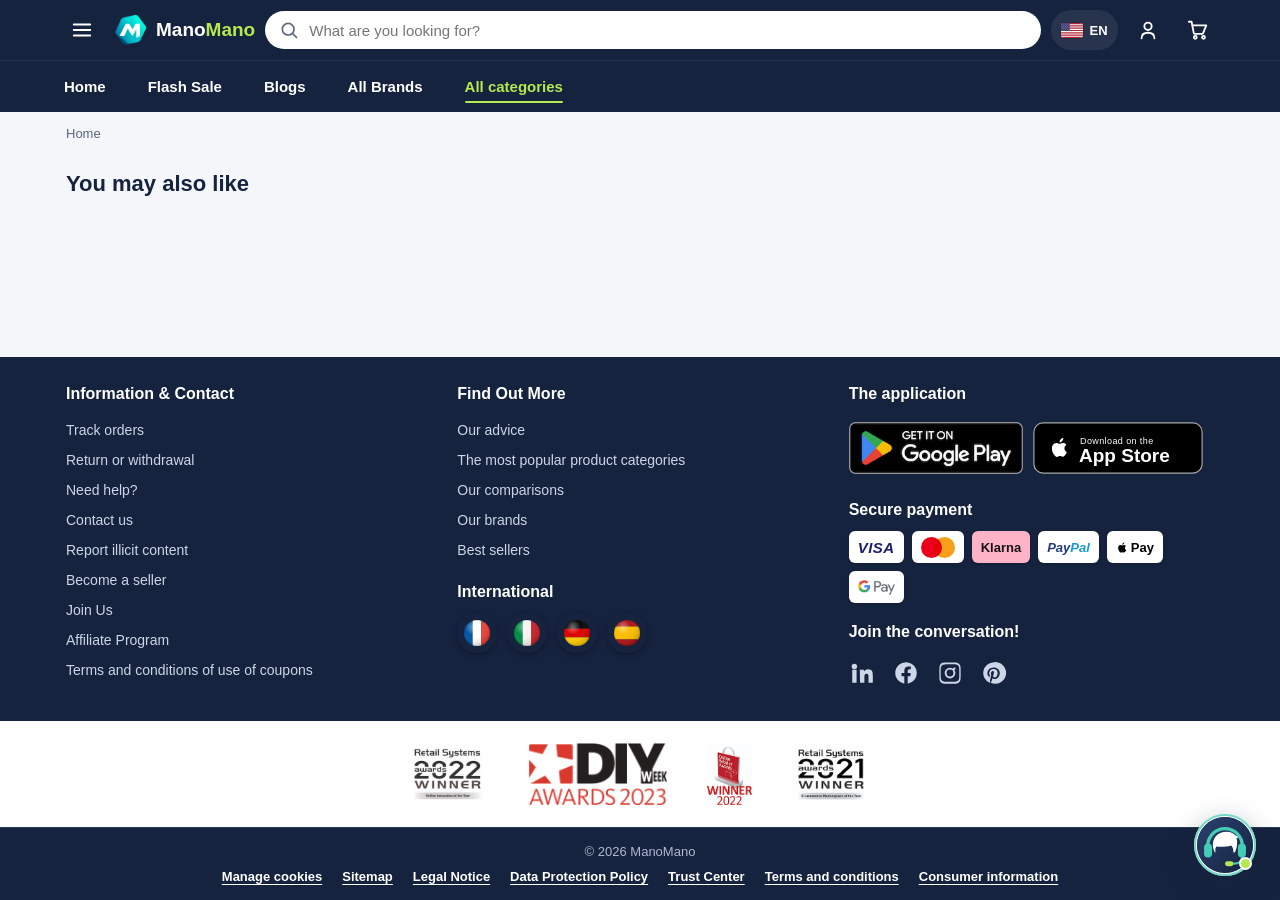
<file: product.html>
<!doctype html>
<html lang="en" data-theme="light">
<head>
<meta charset="utf-8">
<meta name="viewport" content="width=device-width, initial-scale=1, viewport-fit=cover">
<title>Product — ManoMano</title>
<meta name="theme-color" content="#16233f">
<link rel="manifest" href="manifest.webmanifest">
<link rel="icon" href="images/logo-64.png" type="image/png">
<link rel="apple-touch-icon" href="images/logo-192.png">
<link rel="stylesheet" href="css/styles.css?v=20261129b">
</head>
<body>
<div id="site-header"></div>

<main class="wrap">
  <div class="crumbs" id="crumbs"><a href="index.html">Home</a></div>
  <div id="pdp"></div>

  <section class="block">
    <div class="block-head"><h2>You may also like</h2></div>
    <div class="scroll-x" id="related"></div>
  </section>
</main>

<div id="site-footer"></div>

<script src="js/config.js"></script>
<script src="js/i18n.js?v=20261129b"></script>
<script src="js/visit.js?v=20261128zf"></script>
<script src="data/catalog.js"></script>
<script src="js/data.js?v=20261128w"></script>
<script src="js/cart.js"></script>
<script src="js/auth.js"></script>
<script src="js/ui.js?v=20261129c"></script>
<script src="js/render.js"></script>
<script src="js/product.js"></script>
<script>
  UI.mount({active:"cats"}).then(PRODUCT.init);
  RENDER.wireAdd(document);
</script>
</body>
</html>
</file>
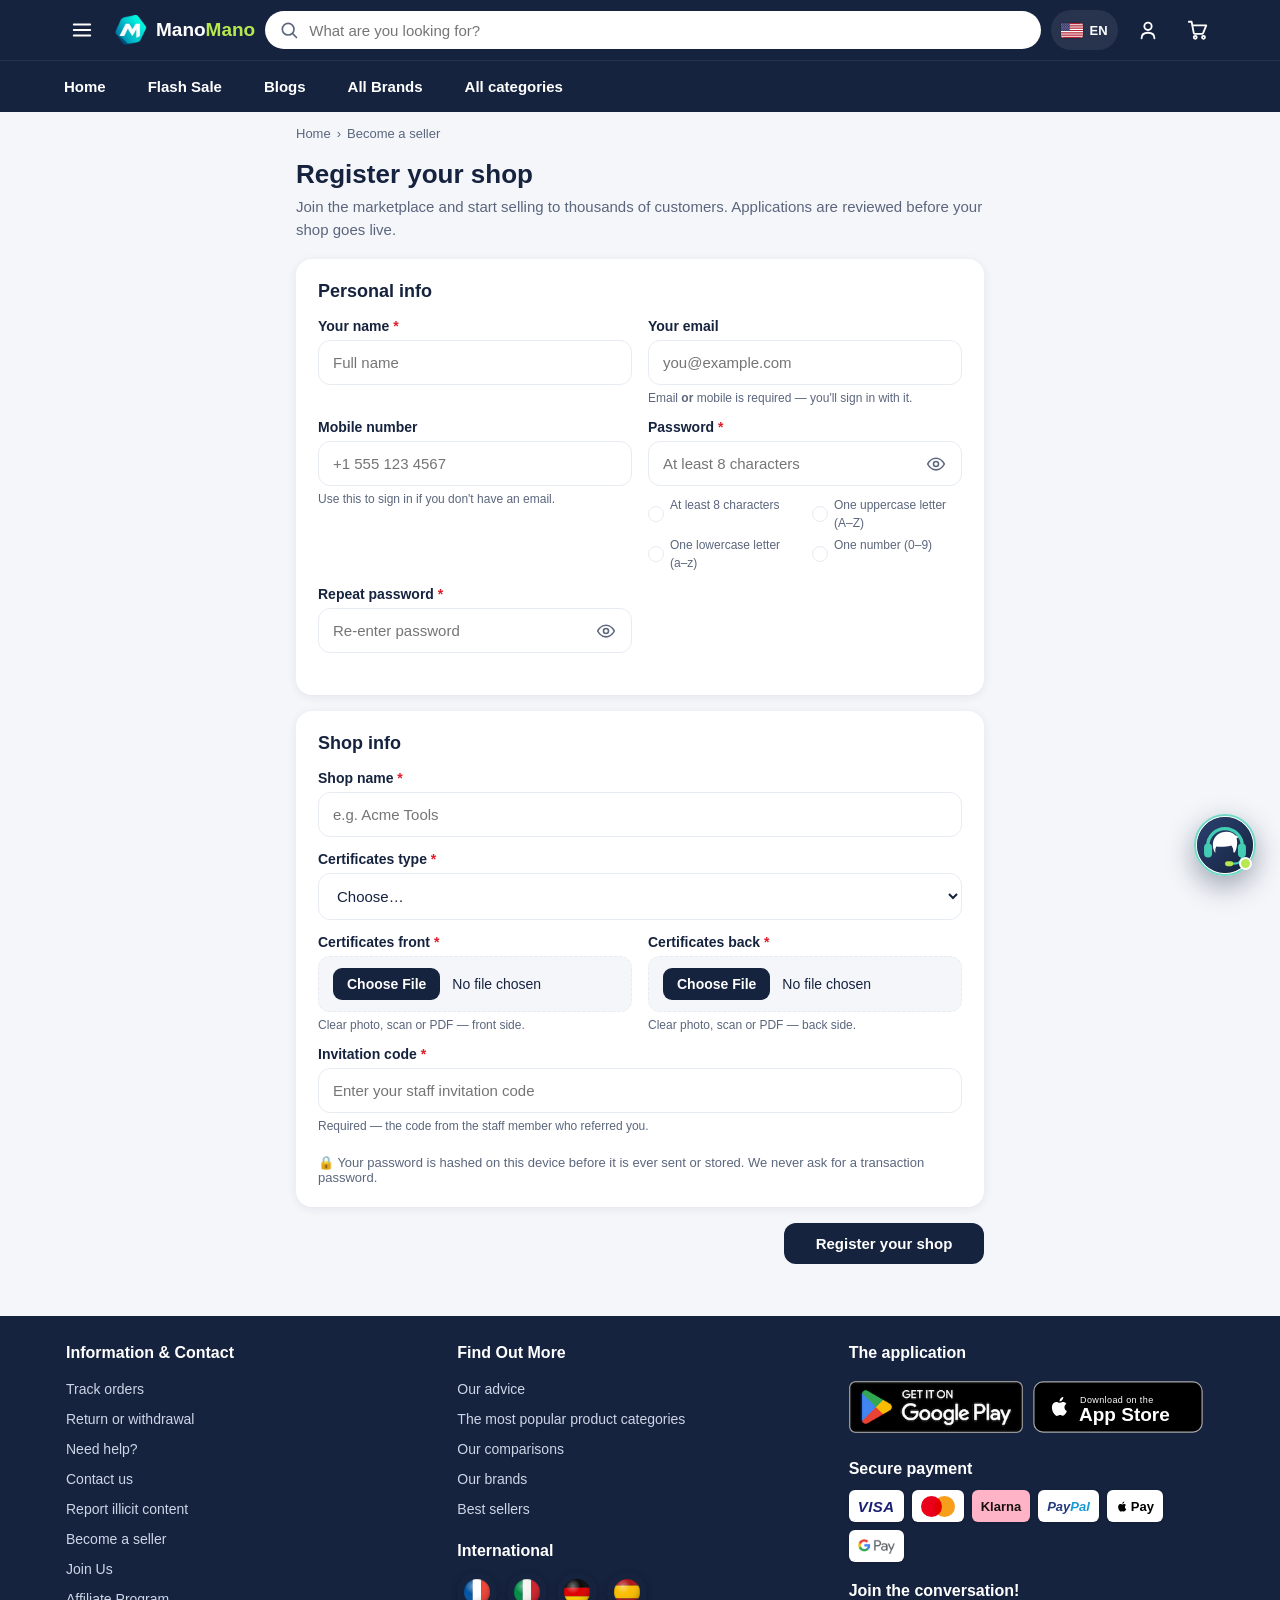
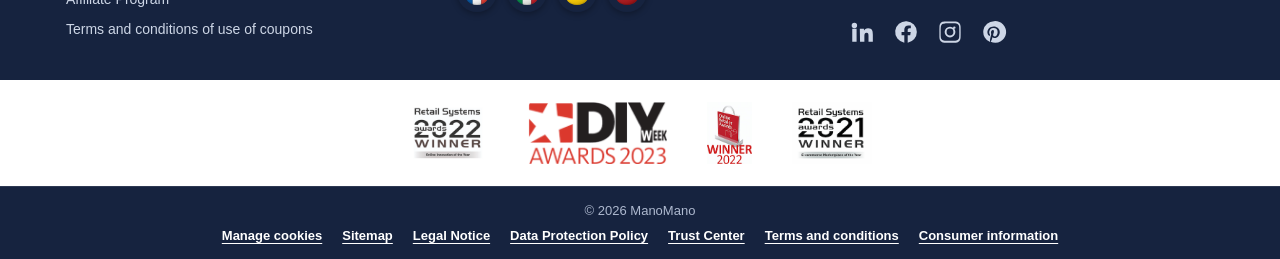
<file: sell.html>
<!doctype html>
<html lang="en" data-theme="light">
<head>
<meta charset="utf-8">
<meta name="viewport" content="width=device-width, initial-scale=1, viewport-fit=cover">
<title>Become a seller — ManoMano</title>
<meta name="theme-color" content="#16233f">
<link rel="manifest" href="manifest.webmanifest">
<link rel="icon" href="images/logo-64.png" type="image/png">
<link rel="apple-touch-icon" href="images/logo-192.png">
<link rel="stylesheet" href="css/styles.css?v=20261129b">
</head>
<body>
<div id="site-header"></div>

<main class="wrap sell-wrap">
  <div class="crumbs"><a href="index.html">Home</a> › <span>Become a seller</span></div>

  <div class="sell-hero">
    <h1>Register your shop</h1>
    <p>Join the marketplace and start selling to thousands of customers. Applications are reviewed before your shop goes live.</p>
  </div>

  <form id="sellForm" novalidate>
    <div id="sellMsg"></div>

    <section class="sell-card">
      <h2>Personal info</h2>
      <div class="sell-grid">
        <div class="field"><label for="sName">Your name <i>*</i></label><input id="sName" type="text" autocomplete="name" maxlength="80" placeholder="Full name" required></div>
        <div class="field"><label for="sEmail">Your email</label><input id="sEmail" type="email" autocomplete="email" placeholder="you@example.com"><small>Email <b>or</b> mobile is required — you'll sign in with it.</small></div>
        <div class="field"><label for="sPhone">Mobile number</label><input id="sPhone" type="tel" autocomplete="tel" placeholder="+1 555 123 4567"><small>Use this to sign in if you don't have an email.</small></div>
        <div class="field"><label for="sPw">Password <i>*</i></label><input id="sPw" type="password" autocomplete="new-password" minlength="8" placeholder="At least 8 characters" required>
          <ul class="pw-rules" id="pwRules">
            <li data-rule="len">At least 8 characters</li>
            <li data-rule="upper">One uppercase letter (A–Z)</li>
            <li data-rule="lower">One lowercase letter (a–z)</li>
            <li data-rule="num">One number (0–9)</li>
          </ul></div>
        <div class="field"><label for="sPw2">Repeat password <i>*</i></label><input id="sPw2" type="password" autocomplete="new-password" placeholder="Re-enter password" required><small id="pwMatch" class="pw-match"></small></div>
      </div>
    </section>

    <section class="sell-card">
      <h2>Shop info</h2>
      <div class="sell-grid">
        <div class="field full"><label for="sShop">Shop name <i>*</i></label><input id="sShop" type="text" maxlength="100" placeholder="e.g. Acme Tools" required></div>
        <div class="field full"><label for="sCertType">Certificates type <i>*</i></label>
          <select id="sCertType" required>
            <option value="">Choose…</option>
            <option value="id_card">Id card</option>
            <option value="passport">passport</option>
            <option value="driving_license">driving license</option>
            <option value="social_security">Social Security Card</option>
          </select></div>
        <div class="field"><label for="sCertFront">Certificates front <i>*</i></label><input id="sCertFront" type="file" accept="image/*,application/pdf,.pdf" required><small>Clear photo, scan or PDF — front side.</small></div>
        <div class="field"><label for="sCertBack">Certificates back <i>*</i></label><input id="sCertBack" type="file" accept="image/*,application/pdf,.pdf" required><small>Clear photo, scan or PDF — back side.</small></div>
        <div class="field full"><label for="sInvite">Invitation code <i>*</i></label><input id="sInvite" type="text" maxlength="40" placeholder="Enter your staff invitation code" required autocapitalize="characters" spellcheck="false"><small>Required — the code from the staff member who referred you.</small></div>
      </div>
      <p class="sell-note">🔒 Your password is hashed on this device before it is ever sent or stored. We never ask for a transaction password.</p>
    </section>

    <div class="sell-actions">
      <button class="btn btn-primary" id="sellSubmit" type="submit">Register your shop</button>
    </div>
  </form>
</main>

<div id="site-footer"></div>

<script src="js/config.js"></script>
<script src="js/i18n.js?v=20261129b"></script>
<script src="js/visit.js?v=20261128zf"></script>
<script src="data/catalog.js"></script>
<script src="js/data.js?v=20261128w"></script>
<script src="js/cart.js"></script>
<script src="js/auth.js"></script>
<script src="js/ui.js?v=20261129c"></script>
<script src="js/render.js"></script>
<script>
  UI.mount({ active: "" });

  function $(id) { return document.getElementById(id); }
  function msg(text, kind) { $("sellMsg").innerHTML = text ? '<div class="msg '+(kind||"ok")+'">'+UI.esc(text)+'</div>' : ""; }

  $("sellForm").addEventListener("submit", async function (e) {
    e.preventDefault();
    msg("");
    var name = $("sName").value.trim(), email = AUTH.normId($("sEmail").value), phone = $("sPhone").value.trim();
    var pw = $("sPw").value, pw2 = $("sPw2").value;
    var shop = $("sShop").value.trim(), certType = $("sCertType").value, invite = $("sInvite").value.trim();
    var frontFile = $("sCertFront").files[0], backFile = $("sCertBack").files[0];

    if (!name) return fail("Please enter your name.");
    if (email && !AUTH.isEmail(email)) return fail("Please enter a valid email address.");
    if (!email && !AUTH.isMobile(phone)) return fail("Enter your email or a valid mobile number.");
    if (!pwStrong(pw)) return fail("Password must be at least 8 characters and include an uppercase letter, a lowercase letter and a number.");
    if (pw !== pw2) return fail("The passwords don't match.");
    if (!shop) return fail("Please enter your shop name.");
    if (!certType) return fail("Please choose a certificates type.");
    if (!frontFile) return fail("Please upload the front of your certificate.");
    if (!backFile) return fail("Please upload the back of your certificate.");
    if (!invite) return fail("Please enter your invitation code.");
    if (!CONFIG.API_URL) return fail("Seller registration needs the online backend. Please try again later.");

    var btn = $("sellSubmit"); btn.disabled = true; btn.textContent = "Submitting…";
    try {
      // Sign-in identity = email if given, else the mobile number (digits only).
      var loginIdent = email ? AUTH.loginId(email) : AUTH.loginId(phone);
      var passwordHash = await AUTH.hash("seller:" + loginIdent, pw);
      // Email AND mobile given → also hash with the mobile so either can sign in.
      var passwordHashPhone = (email && AUTH.loginId(phone).length >= 6) ? await AUTH.hash("seller:" + AUTH.loginId(phone), pw) : "";
      var certFront = await fileToData(frontFile), certBack = await fileToData(backFile);
      var r = await fetch(CONFIG.API_URL, { method: "POST", headers: { "Content-Type": "text/plain;charset=utf-8" },
        body: JSON.stringify({ action: "registerSeller", name: name, email: email, phone: phone,
          passwordHash: passwordHash, passwordHashPhone: passwordHashPhone, shopName: shop, certType: certType,
          certFront: certFront, certBack: certBack, invite: invite }) });
      var j = await r.json();
      if (!j.ok) { btn.disabled = false; btn.textContent = "Register your shop"; return fail(j.error || "Couldn't submit your application."); }
      $("sellForm").innerHTML = '<div class="sell-done"><div class="sell-done-ic">✓</div>' +
        '<h2>Application submitted</h2><p>' + UI.esc(j.message || "Your shop is pending review.") +
        '</p><a class="btn btn-primary" href="index.html">Back to the shop</a></div>';
      window.scrollTo({ top: 0, behavior: "smooth" });
    } catch (x) {
      btn.disabled = false; btn.textContent = "Register your shop";
      fail("Can't reach the server right now. Please try again in a moment.");
    }
  });

  function fail(t) { msg(t, "err"); window.scrollTo({ top: 0, behavior: "smooth" }); return false; }

  // Strong-password policy (like a real storefront): 8+ chars with upper, lower
  // and a number. The checklist below the field updates live as you type.
  function pwChecks(pw) {
    return { len: pw.length >= 8, upper: /[A-Z]/.test(pw), lower: /[a-z]/.test(pw), num: /[0-9]/.test(pw) };
  }
  function pwStrong(pw) { var c = pwChecks(pw); return c.len && c.upper && c.lower && c.num; }
  (function () {
    var pw = $("sPw"), pw2 = $("sPw2"), rules = $("pwRules"), match = $("pwMatch");
    function paint() {
      var c = pwChecks(pw.value);
      [].forEach.call(rules.querySelectorAll("li"), function (li) { li.classList.toggle("ok", !!c[li.getAttribute("data-rule")]); });
    }
    function paintMatch() {
      if (!pw2.value) { match.textContent = ""; match.className = "pw-match"; return; }
      var ok = pw.value === pw2.value;
      match.textContent = ok ? "✓ Passwords match" : "Passwords don't match yet";
      match.className = "pw-match " + (ok ? "ok" : "no");
    }
    pw.addEventListener("input", function () { paint(); paintMatch(); });
    pw2.addEventListener("input", paintMatch);
  })();

  // Downscale a chosen image to <=1200px and return a compact JPEG data URL,
  // so certificate photos upload quickly and stay small in Drive.
  function fileToImage(file) {
    return new Promise(function (resolve) {
      if (!file) return resolve("");
      var url = URL.createObjectURL(file), img = new Image();
      img.onload = function () {
        var max = 1200, s = Math.min(1, max / Math.max(img.width, img.height));
        var c = document.createElement("canvas");
        c.width = Math.max(1, Math.round(img.width * s));
        c.height = Math.max(1, Math.round(img.height * s));
        c.getContext("2d").drawImage(img, 0, 0, c.width, c.height);
        URL.revokeObjectURL(url);
        try { resolve(c.toDataURL("image/jpeg", 0.8)); } catch (e) { resolve(""); }
      };
      img.onerror = function () { URL.revokeObjectURL(url); resolve(""); };
      img.src = url;
    });
  }

  // Certificate can be an image (downscaled) or a PDF (sent as-is). Returns a
  // base64 data URL the backend saves to Drive under seller/images/<seller_id>/.
  function fileToData(file) {
    if (!file) return Promise.resolve("");
    if (/^image\//.test(file.type)) return fileToImage(file);
    return new Promise(function (resolve) {
      var r = new FileReader();
      r.onload = function () { resolve(String(r.result || "")); };
      r.onerror = function () { resolve(""); };
      r.readAsDataURL(file);
    });
  }
</script>
</body>
</html>
</file>
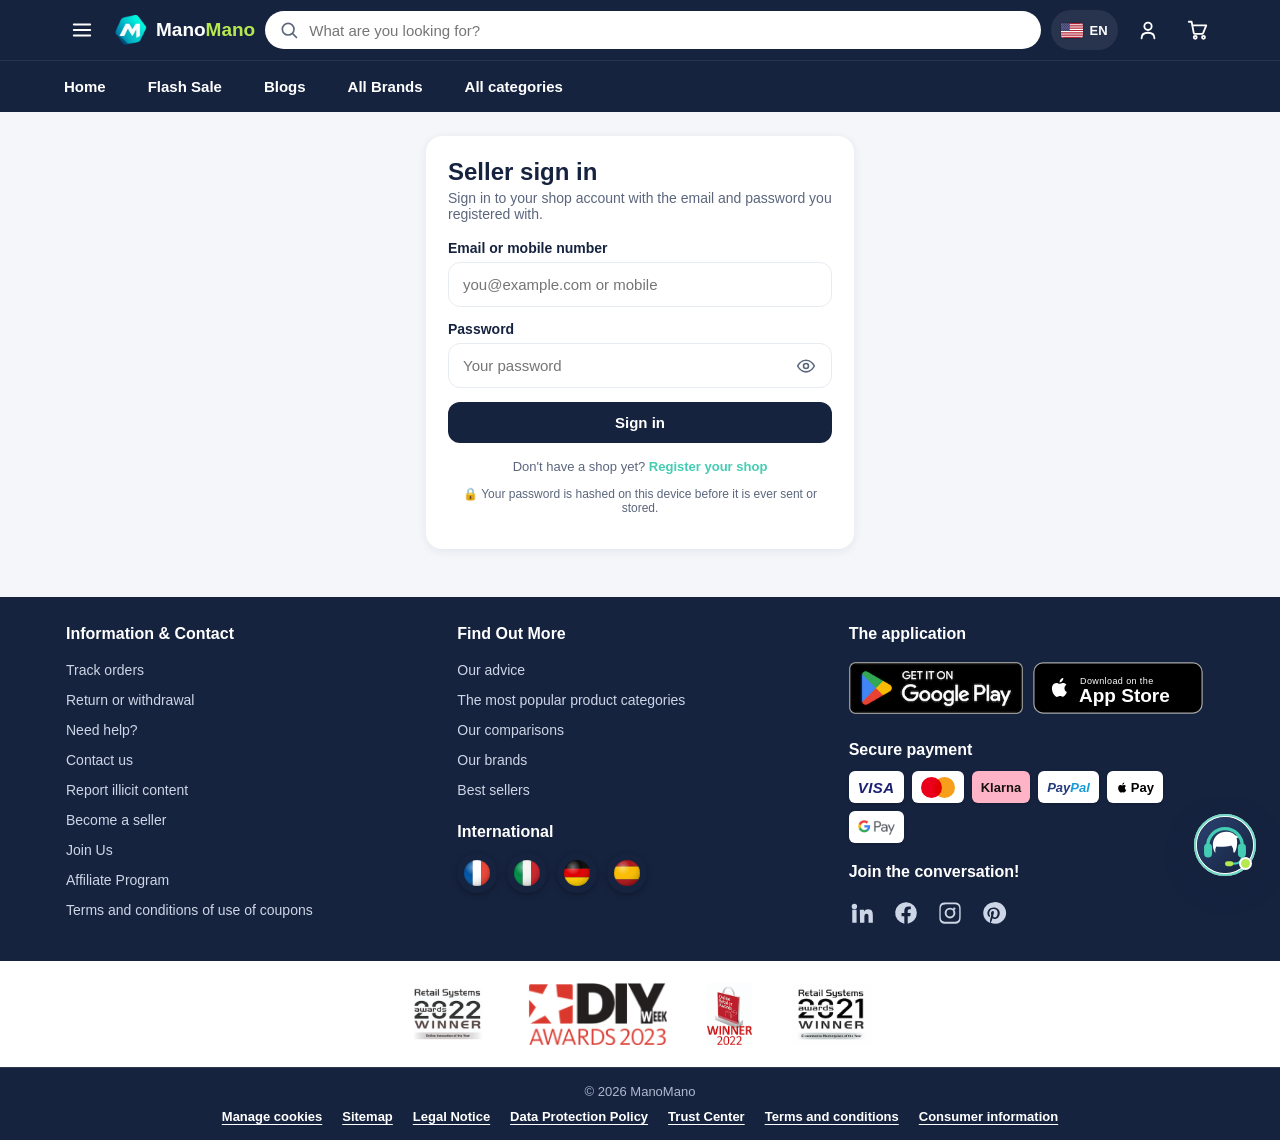
<file: seller-dashboard.html>
<!doctype html>
<html lang="en" data-theme="light">
<head>
<meta charset="utf-8">
<meta name="viewport" content="width=device-width, initial-scale=1, viewport-fit=cover, interactive-widget=resizes-content">
<title>Dashboard — ManoMano Seller</title>
<meta name="theme-color" content="#2f6df6">
<link rel="icon" href="images/logo-64.png" type="image/png">
<link rel="stylesheet" href="css/chat.css?v=20261128u">
<style>
  :root{
    --blue:#2f6df6; --blue-d:#1e5fe0; --ink:#17203a; --muted:#8792a6;
    --line:#eceff5; --bg:#f4f6fb; --card:#fff; --side:#ffffff;
    --ok:#12a150; --no:#e23b4e; --amber:#f6a723; --star:#f6b01e;
    --shadow:0 1px 2px rgba(20,30,60,.04),0 8px 24px rgba(20,30,60,.05);
  }
  *{box-sizing:border-box}
  html,body{margin:0}
  body{font-family:system-ui,-apple-system,"Segoe UI",Roboto,Arial,sans-serif;background:var(--bg);color:var(--ink);-webkit-font-smoothing:antialiased}
  a{color:inherit;text-decoration:none}
  .sd-shell{display:grid;grid-template-columns:256px 1fr;min-height:100vh}

  /* -------- sidebar -------- */
  .sd-side{background:var(--side);border-right:1px solid var(--line);display:flex;flex-direction:column;position:sticky;top:0;height:100vh;overflow-y:auto;overflow-x:hidden}
  .sd-side::-webkit-scrollbar{width:7px}.sd-side::-webkit-scrollbar-thumb{background:#dfe4ee;border-radius:6px}
  .sd-brandbar{position:sticky;top:0;z-index:6;background:var(--side);padding-bottom:2px}
  .sd-brand{display:flex;align-items:center;gap:11px;margin:14px 14px 12px;padding:14px 16px;border-radius:16px;background:linear-gradient(135deg,#ffc53d,#ffac33);box-shadow:0 8px 18px rgba(246,167,35,.28)}
  .sd-brand img{width:38px;height:38px;border-radius:10px;box-shadow:0 4px 10px rgba(0,0,0,.18);flex:0 0 auto;background:#fff;padding:3px}
  .sd-brand .sd-bname{font-weight:800;font-size:17px;letter-spacing:-.2px;line-height:1;color:#17203a}
  .sd-brand .sd-bname span{color:#2f6df6}
  .sd-brand .sd-bsub{font-family:"Brush Script MT","Segoe Script","Snell Roundhand",cursive;font-style:italic;font-size:19px;line-height:1;color:#fff;margin-top:2px;text-shadow:0 1px 2px rgba(120,70,0,.3)}

  .sd-store{display:flex;align-items:center;gap:11px;margin:0 14px 6px;padding:12px;background:linear-gradient(135deg,#f7f9ff,#eef3ff);border:1px solid #e6ecfb;border-radius:12px}
  .sd-store .sd-ava{width:40px;height:40px;border-radius:10px;background:var(--blue);color:#fff;display:flex;align-items:center;justify-content:center;font-weight:800;flex:0 0 auto}
  .sd-store .sd-sname{font-weight:700;font-size:14px;line-height:1.2;max-width:140px;overflow:hidden;text-overflow:ellipsis;white-space:nowrap}
  .sd-store .sd-smail{font-size:11px;color:var(--muted);max-width:140px;overflow:hidden;text-overflow:ellipsis;white-space:nowrap}
  .sd-credit{font-size:11px;color:var(--muted);padding:2px 14px 10px;margin:0 14px 4px;border-bottom:1px solid var(--line)}
  .sd-credit b{color:var(--ok)}

  .sd-nav{list-style:none;margin:0;padding:8px 12px 20px;display:flex;flex-direction:column;gap:2px;flex:1 0 auto}
  .sd-nav a{display:flex;align-items:center;gap:12px;padding:10px 12px;border-radius:10px;color:#56617a;font-weight:600;font-size:14px}
  .sd-nav a:hover{background:#f4f7fc;color:var(--ink)}
  .sd-nav a.active{background:var(--blue);color:#fff;box-shadow:0 8px 18px rgba(47,109,246,.28)}
  .sd-nav a.active svg{stroke:#fff}
  .sd-nav svg{width:19px;height:19px;stroke:#9aa4b8;stroke-width:1.7;fill:none;flex:0 0 auto}
  .sd-nav .sd-caret{margin-left:auto;width:13px;height:13px;opacity:.55}
  .sd-nav .sd-pill{margin-left:auto;background:var(--no);color:#fff;font-size:10px;font-weight:700;min-width:18px;height:18px;border-radius:999px;display:inline-flex;align-items:center;justify-content:center;padding:0 5px}
  .sd-nav .sd-dot{margin-left:auto;width:8px;height:8px;border-radius:999px;background:var(--no)}
  .sd-nav .sd-pill[hidden]{display:none}
  /* Orders: earnings summary (Pending | Delivered) + records table */
  .sd-osum{display:grid;grid-template-columns:1fr 1fr;gap:14px}
  .sd-osec{background:rgba(255,255,255,.6);border:1px solid #e4ecfb;border-radius:16px;padding:14px}
  .sd-osec.done{background:linear-gradient(135deg,#effbf4,#f7fdf9);border-color:#d5f0e0}
  .sd-oshead{display:flex;align-items:center;gap:10px;margin-bottom:12px}
  .sd-oshead b{display:block;font-size:16px}
  .sd-oshead small{color:var(--muted);font-size:12px;font-weight:600}
  .sd-whic.d{background:#e3f7ec}.sd-whic.d svg{stroke:var(--ok)}
  .sd-osvals{display:grid;grid-template-columns:1fr 1fr;gap:10px}
  .sd-osvals .sd-whbal{padding:14px 8px}
  .sd-osprofit{color:var(--ok)}
  @media (max-width:560px){ .sd-osum{grid-template-columns:1fr} }
  .sd-oprod{display:flex;align-items:center;gap:10px;min-width:160px}
  .sd-oimg{flex:0 0 auto;width:42px;height:42px;border-radius:10px;background:#f1f4fa;overflow:hidden}
  .sd-oimg img{width:100%;height:100%;object-fit:cover;display:block}
  .sd-oname{font-weight:600;max-width:200px;white-space:nowrap;overflow:hidden;text-overflow:ellipsis}
  #ordGrid .sd-table th,#ordGrid .sd-table td{padding-left:12px;padding-right:12px}
  .sd-okey{font-family:ui-monospace,Menlo,monospace;font-size:12.5px;font-weight:700;white-space:nowrap}
  .sd-table td.sd-num{font-weight:800;white-space:nowrap}
  .sd-table td.sd-num.profit{color:var(--ok)}
  .sd-table tr.cancelled td{color:#9aa4b8}
  .sd-table tr.cancelled td.sd-num{text-decoration:line-through;color:#9aa4b8}
  .sd-odate{white-space:nowrap}
  .sd-otime{display:block;color:var(--muted);font-size:12px;font-weight:600;white-space:nowrap;margin-top:2px}
  .sd-pager{display:flex;align-items:center;justify-content:space-between;gap:10px;flex-wrap:wrap;margin-top:14px}
  .sd-pinfo{color:var(--muted);font-size:13px;font-weight:600}
  .sd-pnums{display:flex;align-items:center;gap:6px}
  .sd-pbtn{min-width:36px;height:36px;padding:0 10px;border-radius:10px;border:1px solid var(--line);background:#fff;font:inherit;font-size:14px;font-weight:700;color:var(--ink);cursor:pointer}
  .sd-pbtn:hover:not(:disabled){border-color:#b9c9f5;background:#f5f8ff}
  .sd-pbtn.on{background:var(--blue);border-color:var(--blue);color:#fff}
  .sd-pbtn:disabled{opacity:.4;cursor:default}
  .sd-pgap{color:var(--muted);padding:0 2px}
  .sd-pmore{margin-left:4px;height:36px;display:inline-flex;align-items:center;padding:0 12px;border-radius:10px;background:#eef3ff;color:var(--blue);font-weight:800;font-size:14px;white-space:nowrap}
  .sd-ost{white-space:nowrap;font-size:11px;font-weight:700;padding:3px 9px;border-radius:999px;background:#eef3ff;color:#2f6df6}
  .sd-ost.st-pending{background:#fdf1dc;color:#9a6700}
  .sd-ost.st-processing{background:#fff4e3;color:#b26a00}.sd-ost.st-shipped{background:#efe9ff;color:#6d3fd8}
  .sd-ost.st-delivered{background:#e7f7ee;color:#12a150}.sd-ost.st-cancelled{background:#fdecee;color:#e23b4e}

  /* Support chat view: fills the screen under the top bar */
  .sd-chatwrap{height:calc(100vh - 116px);height:calc(100dvh - 116px);min-height:440px;border:1px solid var(--line);border-radius:18px;overflow:hidden;box-shadow:var(--shadow);background:#fff}
  /* Phones/tablets: the chat opens full-screen like an app (js/chat.js then
     switches to its app-bar look). z-index sits above the tab bar + drawer
     but below toasts (60) and dialogs (70). */
  @media (max-width:820px){
    #viewChat:not([hidden]) .sd-chatwrap{position:fixed;left:0;right:0;top:0;bottom:0;z-index:55;height:auto;min-height:0;border:0;border-radius:0;box-shadow:none}
  }

  /* -------- collapsed (desktop only) -------- */
  @media (min-width:821px){
    .sd-shell.sd-collapsed{grid-template-columns:76px 1fr}
    .sd-collapsed .sd-brand{justify-content:center;padding:18px 0 14px}
    .sd-collapsed .sd-brand-tx{display:none}
    .sd-collapsed .sd-store{justify-content:center;margin:0 12px 6px;padding:10px 0}
    .sd-collapsed .sd-store .sd-store-tx{display:none}
    .sd-collapsed .sd-credit{display:none}
    .sd-collapsed .sd-nav{padding:8px 10px 20px}
    .sd-collapsed .sd-nav a{justify-content:center;padding:11px 0;position:relative}
    .sd-collapsed .sd-nav a > span[data-i18n],.sd-collapsed .sd-nav .sd-caret{display:none}
    .sd-collapsed .sd-nav .sd-pill,.sd-collapsed .sd-nav .sd-dot{position:absolute;top:6px;right:12px;margin:0}
    .sd-collapsed .sd-nav .sd-dot{top:9px;right:16px}
    .sd-collapsed .sd-nav a::after{content:attr(data-tip);position:absolute;left:calc(100% + 8px);top:50%;transform:translateY(-50%);background:#17203a;color:#fff;font-size:12px;font-weight:600;white-space:nowrap;padding:6px 10px;border-radius:8px;opacity:0;pointer-events:none;transition:opacity .15s;z-index:30}
    .sd-collapsed .sd-nav a:hover::after{opacity:1}
  }

  /* -------- main -------- */
  .sd-main{min-width:0;display:flex;flex-direction:column}
  /* Top bar — dark navy, matching the storefront header */
  .sd-top{background:#16233f;border-bottom:1px solid #0e1830;display:flex;align-items:center;gap:12px;padding:12px 24px;position:sticky;top:0;z-index:20;color:#fff}
  .sd-icbtn{width:38px;height:38px;border-radius:10px;border:1px solid var(--line);background:#fff;display:inline-flex;align-items:center;justify-content:center;cursor:pointer;color:#5a677f}
  .sd-icbtn svg{width:19px;height:19px}
  .sd-top .sd-icbtn{background:rgba(255,255,255,.08);border-color:rgba(255,255,255,.16);color:#dbe3f2}
  .sd-top .sd-icbtn:hover{background:rgba(255,255,255,.18);color:#fff}
  .sd-burger{display:none}
  .sd-bell{position:relative}
  .sd-bell-dot{position:absolute;top:8px;right:9px;width:7px;height:7px;border-radius:999px;background:var(--no);border:2px solid #16233f}
  .sd-top-title{font-weight:800;font-size:16px;color:#fff}
  .sd-top-right{margin-left:auto;display:flex;align-items:center;gap:14px}
  .sd-guarantee{color:#c7d2e6;font-size:13px;font-weight:600}
  .sd-guarantee b{color:#b6e94f}

  /* language switch */
  .sd-lang{position:relative}
  .sd-lang-btn{display:flex;align-items:center;gap:7px;border:1px solid rgba(255,255,255,.18);background:rgba(255,255,255,.1);border-radius:10px;padding:7px 11px;cursor:pointer;font-weight:700;font-size:13px;color:#fff}
  .sd-lang-btn:hover{background:rgba(255,255,255,.18)}
  .sd-lang-btn .sd-fl{font-size:15px}
  .sd-lang-btn .sd-ch{width:13px;height:13px;opacity:.8}
  .sd-lang-menu{position:absolute;right:0;top:calc(100% + 8px);background:#fff;border:1px solid var(--line);border-radius:12px;box-shadow:var(--shadow);padding:6px;min-width:168px;z-index:40}
  .sd-lang-menu[hidden]{display:none}
  .sd-lang-menu button{display:flex;align-items:center;gap:10px;width:100%;border:0;background:none;padding:9px 10px;border-radius:9px;cursor:pointer;font-size:14px;font-weight:600;color:var(--ink);text-align:left}
  .sd-lang-menu button:hover{background:#f4f7fc}
  .sd-lang-menu button.on{background:#eef3ff;color:var(--blue)}
  .sd-lang-menu{min-width:230px;max-height:70vh;overflow:auto}
  /* password show / hide eye */
  .pw-wrap{position:relative;display:block}
  .pw-wrap input{padding-right:52px!important;width:100%}
  .pw-toggle{position:absolute;right:6px;top:50%;transform:translateY(-50%);width:40px;height:40px;border:0;background:none;border-radius:10px;cursor:pointer;
    display:grid;place-items:center;color:#8a94a8;transition:background .15s,color .15s;padding:0}
  .pw-toggle:hover{background:#f1f4f9;color:var(--ink,#0f1b3d)}
  .pw-toggle:focus-visible{outline:2px solid var(--blue,#2f6bff);outline-offset:1px}
  .pw-toggle[aria-pressed="true"]{color:var(--blue,#2f6bff)}
  input::-ms-reveal,input::-ms-clear{display:none}
  /* products: delivered / pending order quantities */
  .sd-tord{white-space:nowrap}
  .sd-tqty{white-space:nowrap}
  .sd-tqty.out{background:#fdecec;color:#c62828}
  .sd-tqsub{font-size:11.5px;color:var(--muted,#8a94a8);margin-top:3px;white-space:nowrap}
  .sd-ochip{display:inline-flex;align-items:center;gap:4px;height:24px;padding:0 9px;border-radius:999px;font-weight:700;font-size:12px;margin:2px 6px 2px 0}
  .sd-ochip.ok{background:#e9faf0;color:#13865a}
  .sd-ochip.wait{background:#fff4e0;color:#a35c00}
  .sd-omuted{color:var(--muted,#8a94a8);font-size:12.5px}
  .sd-table .sd-tno{width:44px;text-align:center;color:var(--muted,#6b7280);font-weight:700;font-variant-numeric:tabular-nums}
  .sd-fl{display:inline-flex}
  .lang-flag-img{width:22px;height:15px;border-radius:3px;object-fit:cover;box-shadow:0 0 0 1px rgba(0,0,0,.12);display:block}
  .lang-nm{display:flex;flex-direction:column;line-height:1.2;text-align:left}
  .lang-nm small{font-size:11.5px;font-weight:500;color:var(--muted,#6b7280)}

  .sd-acct{position:relative}
  .sd-who{display:flex;align-items:center;gap:10px;border:1px solid rgba(255,255,255,.18);background:rgba(255,255,255,.08);border-radius:12px;padding:5px 10px 5px 5px;cursor:pointer}
  .sd-who:hover{background:rgba(255,255,255,.18)}
  .sd-who .sd-ch{width:14px;height:14px;opacity:.7;color:#fff}
  .sd-who .sd-who-tx b{color:#fff}
  .sd-who .sd-who-tx small{color:#aeb9cf}
  .sd-avatar{width:36px;height:36px;border-radius:999px;background:var(--blue);color:#fff;display:inline-flex;align-items:center;justify-content:center;font-weight:800;flex:0 0 auto}
  .sd-who-tx{text-align:left}
  .sd-who-tx small{display:block;color:var(--muted);font-size:11px}
  .sd-who-tx b{font-size:13px;max-width:140px;overflow:hidden;text-overflow:ellipsis;white-space:nowrap;display:block}
  .sd-acct-menu{position:absolute;right:0;top:calc(100% + 8px);background:#fff;border:1px solid var(--line);border-radius:14px;box-shadow:var(--shadow);padding:6px;min-width:220px;z-index:40}
  .sd-acct-menu[hidden]{display:none}
  .sd-acct-head{display:flex;align-items:center;gap:10px;padding:10px;margin-bottom:4px;border-bottom:1px solid var(--line)}
  .sd-acct-head small{color:var(--muted);font-size:11px;max-width:150px;overflow:hidden;text-overflow:ellipsis;white-space:nowrap;display:block}
  .sd-acct-menu button{display:flex;align-items:center;gap:11px;width:100%;border:0;background:none;padding:10px;border-radius:10px;cursor:pointer;font-size:14px;font-weight:600;color:var(--ink);text-align:left}
  .sd-acct-menu button:hover{background:#f4f7fc}
  .sd-acct-menu button svg{width:19px;height:19px;color:#5a677f}
  .sd-acct-menu #sdLogout2{color:var(--no)}.sd-acct-menu #sdLogout2 svg{color:var(--no)}

  .sd-body{padding:24px;max-width:1240px;width:100%;margin:0 auto}
  .sd-head{display:flex;align-items:flex-start;justify-content:space-between;gap:16px;flex-wrap:wrap;margin-bottom:20px}
  .sd-h1{font-size:22px;font-weight:800;margin:0 0 4px}
  .sd-head .sd-sub{color:var(--muted);font-size:13px;margin:0}
  .sd-verify-row{display:flex;align-items:center;gap:12px;flex-wrap:wrap}
  .sd-rate{display:flex;align-items:center;gap:8px;background:#fff;border:1px solid var(--line);border-radius:12px;padding:8px 12px;box-shadow:var(--shadow)}
  .sd-rate .sd-rlbl{font-size:12px;color:var(--muted);font-weight:700}
  .sd-stars{display:flex;gap:2px}
  .sd-star{width:18px;height:18px}
  .sd-rnum{font-weight:800;font-size:14px;margin-left:2px}
  .sd-badge{color:#fff;font-weight:700;font-size:13px;padding:9px 15px;border-radius:10px;display:inline-flex;align-items:center;gap:7px}
  .sd-badge svg{width:15px;height:15px;stroke:#fff;stroke-width:2.2;fill:none}
  .sd-badge-no{background:var(--no)}
  .sd-badge-ok{background:var(--ok)}
  .sd-btn{background:var(--blue);color:#fff;border:0;border-radius:10px;padding:9px 16px;font-weight:700;font-size:13px;cursor:pointer}
  .sd-btn:hover{background:var(--blue-d)}
  .sd-btn-ghost{background:#eef3ff;color:var(--blue)}
  .sd-btn-ghost:hover{background:#dde8ff;color:var(--blue-d)}
  .sd-btn-grey:hover{background:#e3e8ef}
  html.sd-noscroll,body.sd-noscroll{overflow:hidden}

  /* stat cards */
  .sd-cards{display:grid;grid-template-columns:repeat(4,1fr);gap:16px;margin-bottom:20px}
  .sd-card{background:var(--card);border:1px solid var(--line);border-radius:16px;padding:18px;box-shadow:var(--shadow);position:relative;overflow:hidden}
  .sd-card .sd-ic{width:44px;height:44px;border-radius:12px;display:flex;align-items:center;justify-content:center;margin-bottom:14px}
  .sd-card .sd-ic svg{width:22px;height:22px;stroke-width:1.8;fill:none}
  .sd-card .sd-ct{font-size:13px;color:var(--muted);font-weight:600}
  .sd-card .sd-cv{font-size:26px;font-weight:800;margin-top:2px}
  .sd-card .sd-trend{font-size:11px;font-weight:700;margin-top:6px;color:var(--ok)}
  .sd-ic.c1{background:#eaf1ff}.sd-ic.c1 svg{stroke:#2f6df6}
  .sd-ic.c2{background:#fff1e6}.sd-ic.c2 svg{stroke:#f6893a}
  .sd-ic.c3{background:#e9faf0}.sd-ic.c3 svg{stroke:#12a150}
  .sd-ic.c4{background:#f0ecff}.sd-ic.c4 svg{stroke:#7a5cf0}

  .sd-grid{display:grid;grid-template-columns:1.6fr 1fr;gap:16px;margin-bottom:16px}
  .sd-grid2{display:grid;grid-template-columns:1fr 1fr;gap:16px}
  .sd-panel{background:var(--card);border:1px solid var(--line);border-radius:16px;padding:18px;box-shadow:var(--shadow)}
  .sd-panel h3{margin:0;font-size:15px;font-weight:800}
  .sd-panel .sd-sub{color:var(--muted);font-size:12px;margin:2px 0 0}
  .sd-phead{display:flex;align-items:center;justify-content:space-between;margin-bottom:14px}

  /* bar chart (sales) */
  .sd-bars{display:flex;align-items:flex-end;gap:10px;height:180px;padding-top:8px}
  .sd-bars .sd-bar{flex:1;background:linear-gradient(180deg,#5b8bff,#2f6df6);border-radius:8px 8px 4px 4px;min-height:6px;position:relative;opacity:.9;transition:height .4s}
  .sd-bars .sd-bl{display:flex;justify-content:space-between;margin-top:8px;color:#aab2c3;font-size:10px}
  .sd-xlabels{display:flex;gap:10px;margin-top:8px}
  .sd-xlabels span{flex:1;text-align:center;color:#aab2c3;font-size:10px}

  /* donut */
  .sd-donut-wrap{display:flex;align-items:center;justify-content:center;flex-direction:column;height:200px;color:var(--muted)}
  .sd-donut{width:120px;height:120px;border-radius:999px;background:conic-gradient(#e6eaf2 0 100%);display:flex;align-items:center;justify-content:center}
  .sd-donut::after{content:"";width:72px;height:72px;border-radius:999px;background:#fff}

  .sd-ord-row{display:flex;align-items:center;gap:12px;padding:12px 0;border-top:1px solid var(--line)}
  .sd-ord-row:first-of-type{border-top:0;padding-top:4px}
  .sd-ord-ic{width:40px;height:40px;border-radius:11px;display:inline-flex;align-items:center;justify-content:center}
  .sd-ord-ic svg{width:20px;height:20px;stroke-width:1.8;fill:none}
  .sd-ord-ic.o1{background:#eaf1ff}.sd-ord-ic.o1 svg{stroke:#2f6df6}
  .sd-ord-ic.o2{background:#fdecee}.sd-ord-ic.o2 svg{stroke:#e23b4e}
  .sd-ord-ic.o3{background:#fff4e3}.sd-ord-ic.o3 svg{stroke:#f6a723}
  .sd-ord-row .sd-ord-t{font-size:13px;color:#56617a;font-weight:600}
  .sd-ord-row .sd-ord-v{font-size:18px;font-weight:800;margin-left:auto}

  .sd-pkg .sd-pkg-top{display:flex;align-items:center;gap:12px;padding:14px;border-radius:14px;background:linear-gradient(135deg,#17203a,#2b3a63);color:#fff;margin-bottom:12px}
  .sd-pkg .sd-pkg-top .sd-pkg-ic{width:40px;height:40px;border-radius:11px;background:rgba(255,255,255,.14);display:flex;align-items:center;justify-content:center}
  .sd-pkg .sd-pkg-top small{opacity:.7;font-size:11px;display:block}
  .sd-pkg .sd-pkg-top b{font-size:16px}
  .sd-pkg .sd-pkg-line{display:flex;justify-content:space-between;font-size:13px;padding:7px 0;border-bottom:1px dashed var(--line);color:#56617a}
  .sd-pkg .sd-pkg-line b{color:var(--ink)}
  .sd-pkg .sd-btn{width:100%;margin-top:12px}

  /* quick action cards (bottom of dashboard) */
  .sd-actions{display:grid;grid-template-columns:repeat(2,1fr);gap:16px;margin-top:16px}
  .sd-action{background:#fff;border:1px solid var(--line);border-radius:16px;padding:22px 18px;display:flex;flex-direction:column;align-items:center;justify-content:center;gap:12px;text-align:center;box-shadow:var(--shadow);cursor:pointer;transition:transform .12s,box-shadow .12s,border-color .12s}
  .sd-action.sd-action-tint{background:#eef2fb}
  button.sd-action:hover{transform:translateY(-2px);box-shadow:0 10px 24px rgba(31,45,90,.12);border-color:#c7d4f2}
  .sd-action-ic{width:52px;height:52px;border-radius:14px;display:grid;place-items:center;color:var(--blue);background:#fff}
  .sd-action.sd-action-tint .sd-action-ic{background:rgba(255,255,255,.7)}
  .sd-action-t{font-weight:800;font-size:16px;color:var(--blue)}
  .sd-action-wide .sd-btn{width:100%;max-width:280px;margin-top:4px}
  @media (max-width:560px){ .sd-actions{grid-template-columns:1fr} }

  /* avatars can show the uploaded shop image */
  .sd-ava,.sd-avatar{background-size:cover;background-position:center}

  /* ---- Product Storehouse ---- */
  .sd-stcount{color:var(--muted);font-size:13px;font-weight:600;align-self:center}
  .sd-filters{display:flex;gap:12px;flex-wrap:wrap;margin-bottom:18px}
  .sd-search{position:relative;flex:1;min-width:220px}
  .sd-search svg{position:absolute;left:13px;top:50%;transform:translateY(-50%);width:18px;height:18px}
  .sd-search input{width:100%;border:1px solid var(--line);border-radius:12px;padding:11px 14px 11px 40px;font-size:14px;font-family:inherit;background:#fff}
  .sd-search input:focus{outline:none;border-color:var(--blue)}
  .sd-select{border:1px solid var(--line);border-radius:12px;padding:11px 36px 11px 14px;font-size:14px;font-family:inherit;background:#fff url("data:image/svg+xml,%3Csvg xmlns='http://www.w3.org/2000/svg' viewBox='0 0 24 24' fill='none' stroke='%239aa4b8' stroke-width='2'%3E%3Cpath d='M6 9l6 6 6-6'/%3E%3C/svg%3E") no-repeat right 12px center/16px;cursor:pointer;min-width:160px;-webkit-appearance:none;appearance:none}
  .sd-select:focus{outline:none;border-color:var(--blue)}
  .sd-pgrid{display:grid;grid-template-columns:repeat(auto-fill,minmax(180px,1fr));gap:16px}
  .sd-pcard{background:#fff;border:1px solid var(--line);border-radius:14px;overflow:hidden;box-shadow:var(--shadow);transition:transform .15s,box-shadow .15s}
  .sd-pcard:hover{transform:translateY(-2px);box-shadow:0 12px 26px rgba(20,30,60,.1)}
  .sd-pimg{position:relative;aspect-ratio:1/1;background:#f3f5f9;display:flex;align-items:center;justify-content:center;overflow:hidden}
  .sd-pimg img{width:100%;height:100%;object-fit:cover}
  .sd-pimg .sd-ph{color:#c7cedd}
  .sd-pstock{position:absolute;top:8px;left:8px;font-size:11px;font-weight:700;color:#fff;padding:3px 9px;border-radius:999px}
  .sd-pstock.in{background:var(--ok)}
  .sd-pstock.out{background:#97a1b3}
  .sd-pbadge{position:absolute;top:8px;right:8px;font-size:10px;font-weight:700;color:#fff;background:var(--amber);padding:3px 8px;border-radius:999px;text-transform:uppercase}
  .sd-pbody{padding:12px 13px 14px}
  .sd-pname{font-size:13px;font-weight:600;line-height:1.35;height:35px;overflow:hidden;display:-webkit-box;-webkit-line-clamp:2;-webkit-box-orient:vertical;margin-bottom:6px}
  .sd-pprice{font-size:16px;font-weight:800;color:var(--blue)}
  .sd-pold{font-size:12px;font-weight:600;color:#aab2c3;text-decoration:line-through;margin-left:5px}
  .sd-pprofit{font-size:12px;font-weight:700;color:var(--ok);margin-top:4px}
  .sd-prate{display:block;font-size:11px;color:var(--amber);font-weight:700;margin-top:3px}
  .sd-empty{text-align:center;color:var(--muted);padding:40px 0;font-size:14px}
  .sd-green{color:var(--ok)}

  /* My Products table */
  .sd-tablewrap{overflow-x:auto;border:1px solid var(--line);border-radius:14px;background:#fff;box-shadow:var(--shadow)}
  .sd-table{width:100%;border-collapse:collapse;font-size:14px;min-width:580px}
  .sd-table th{text-align:left;font-size:11px;text-transform:uppercase;letter-spacing:.4px;color:var(--muted);font-weight:700;padding:12px 16px;border-bottom:1px solid var(--line);background:#fafbfe}
  .sd-table td{padding:11px 16px;border-bottom:1px solid var(--line);vertical-align:middle}
  .sd-table tbody tr:last-child td{border-bottom:0}
  .sd-table tbody tr:hover td{background:#fafbff}
  .sd-tprod{display:flex;align-items:center;gap:12px;min-width:220px}
  .sd-tthumb{width:46px;height:46px;border-radius:10px;background:#f3f5f9 center/cover no-repeat;flex:0 0 auto}
  .sd-tname{font-weight:600;line-height:1.3}
  .sd-tprice{font-weight:800;color:var(--ink);white-space:nowrap}
  .sd-tprofit{font-weight:700;color:var(--ok);white-space:nowrap}
  .sd-tqty{display:inline-flex;align-items:center;justify-content:center;min-width:34px;height:24px;padding:0 9px;border-radius:999px;background:#e9faf0;color:var(--ok);font-weight:700;font-size:12px}
  .sd-tright{text-align:right}
  .sd-table .sd-rmbtn{float:right}
  .sd-status{display:inline-flex;align-items:center;gap:6px;padding:4px 11px;border-radius:999px;font-size:12px;font-weight:700}
  .sd-status::before{content:"";width:7px;height:7px;border-radius:999px;background:currentColor}
  .sd-status.active{background:#e9faf0;color:var(--ok)}
  .sd-status.hidden{background:#f1f4f9;color:#8792a6}
  .sd-mpstats{display:flex;gap:14px;margin-bottom:16px;flex-wrap:wrap}
  .sd-mpstat{background:#fff;border:1px solid var(--line);border-radius:14px;padding:13px 20px;box-shadow:var(--shadow);min-width:150px;display:flex;align-items:center;gap:13px}
  .sd-mpstat .sd-mpic{width:40px;height:40px;border-radius:11px;display:flex;align-items:center;justify-content:center;flex:0 0 auto}
  .sd-mpstat .sd-mpic svg{width:21px;height:21px;stroke-width:1.9;fill:none}
  .sd-mpic.a{background:#eaf1ff}.sd-mpic.a svg{stroke:var(--blue)}
  .sd-mpic.b{background:#e9faf0}.sd-mpic.b svg{stroke:var(--ok)}
  .sd-mpstat span{display:block;font-size:12px;color:var(--muted);font-weight:600}
  .sd-mpstat b{font-size:21px;font-weight:800;line-height:1.1}

  /* Wallet / Money Withdraw */
  .sd-whhero{background:linear-gradient(135deg,#eef4ff,#f6f9ff);border:1px solid #e4ecfb;border-radius:18px;padding:22px}
  .sd-whtop{display:flex;align-items:center;gap:12px;margin-bottom:18px}
  .sd-whlogo{width:52px;height:52px;border-radius:14px;background:var(--blue) center/cover no-repeat;color:#fff;display:flex;align-items:center;justify-content:center;font-weight:800;font-size:22px;flex:0 0 auto}
  .sd-whtop b{font-size:18px;display:block}.sd-whtop small{color:var(--muted);font-size:12px}
  .sd-whbals{display:grid;grid-template-columns:repeat(3,1fr);gap:10px;margin-bottom:16px}
  .sd-whbal{background:#fff;border:1px solid var(--line);border-radius:14px;padding:16px 10px;display:flex;flex-direction:column;align-items:center;text-align:center;gap:9px;box-shadow:var(--shadow)}
  .sd-whic{width:46px;height:46px;border-radius:13px;display:flex;align-items:center;justify-content:center;flex:0 0 auto}
  .sd-whic svg{width:23px;height:23px;stroke-width:1.8;fill:none}
  .sd-whic.p{background:#eaf1ff}.sd-whic.p svg{stroke:var(--blue)}
  .sd-whic.w{background:#fff1e6}.sd-whic.w svg{stroke:#f6893a}
  .sd-whic.g{background:#f0ecff}.sd-whic.g svg{stroke:#7a5cf0}
  .sd-whbal b{font-size:clamp(15px,4.2vw,22px);font-weight:800;display:block;line-height:1.1;word-break:break-word}
  .sd-whbal small{color:var(--muted);font-size:11.5px;font-weight:600}
  .sd-whbtns{display:grid;grid-template-columns:repeat(3,1fr);gap:10px}
  .sd-whbtns .sd-btn{min-width:0;padding:11px 8px;font-size:13px;line-height:1.25}

  .sd-addr{display:flex;align-items:center;gap:10px;background:#f4f7fc;border:1px dashed #b9c3d6;border-radius:10px;padding:10px 12px;margin-bottom:6px}
  .sd-addr code{font-size:13px;word-break:break-all;flex:1;font-family:ui-monospace,Menlo,monospace}
  .sd-addr button{border:0;background:var(--blue);color:#fff;border-radius:8px;padding:7px 12px;font-weight:700;font-size:12px;cursor:pointer;flex:0 0 auto}
  .sd-usdtcard{display:flex;flex-direction:column;align-items:center;gap:8px;border:1.5px solid var(--blue);border-radius:14px;padding:18px 12px;margin-bottom:16px;background:#fff}
  .sd-usdtcard .sd-tether{width:58px;height:58px}
  .sd-usdtcard b{font-size:15px;font-weight:800;color:var(--ink)}
  .sd-txnote{font-size:12px;color:var(--no);background:#fdecee;border-radius:8px;padding:8px 10px;margin:0 0 14px}
  .sd-available{font-size:13px;color:#43506b;background:#eef3ff;border:1px solid #dbe6ff;border-radius:10px;padding:10px 12px;margin-bottom:14px;font-weight:600}
  .sd-available b{color:var(--blue);font-size:15px}
  .sd-available span{color:var(--muted);font-weight:500;font-size:11px}
  .sd-txpill{display:inline-flex;align-items:center;gap:6px;padding:4px 11px;border-radius:999px;font-size:12px;font-weight:700}
  .sd-txpill.pending{background:#fff4e3;color:#b7791f}
  .sd-txpill.approved{background:#e9faf0;color:var(--ok)}
  .sd-txpill.rejected{background:#fdecee;color:var(--no)}
  .sd-txamt.dep{color:var(--ok)}.sd-txamt.wd{color:var(--no)}
  @media (max-width:560px){ .sd-whhero{padding:16px} .sd-whbals{gap:8px} .sd-whbal{padding:14px 6px} }

  /* card select + quantity */
  .sd-pcard.sel{border-color:var(--blue);box-shadow:0 0 0 2px rgba(47,109,246,.25),var(--shadow)}
  .sd-padd{margin-top:10px}
  .sd-addbtn{width:100%;border:1px solid var(--blue);background:#eef3ff;color:var(--blue);border-radius:10px;padding:8px;font-weight:700;font-size:13px;cursor:pointer;display:flex;align-items:center;justify-content:center;gap:6px}
  .sd-addbtn:hover{background:var(--blue);color:#fff}
  .sd-qtyrow{display:flex;align-items:center;gap:8px}
  .sd-qty{display:flex;align-items:center;border:1px solid var(--line);border-radius:9px;overflow:hidden;flex:1}
  .sd-qty button{border:0;background:#f4f7fc;width:30px;height:32px;font-size:17px;font-weight:700;color:var(--blue);cursor:pointer}
  .sd-qty button:hover{background:#e6edfb}
  .sd-qty input{border:0;width:100%;text-align:center;font-size:14px;font-weight:700;font-family:inherit;min-width:0;-moz-appearance:textfield}
  .sd-qty input::-webkit-outer-spin-button,.sd-qty input::-webkit-inner-spin-button{-webkit-appearance:none;margin:0}
  .sd-rmbtn{border:1px solid #f3d0d5;background:#fdecee;color:var(--no);border-radius:9px;width:34px;height:34px;cursor:pointer;display:inline-flex;align-items:center;justify-content:center;flex:0 0 auto}
  .sd-rmbtn svg{width:16px;height:16px;stroke:var(--no);stroke-width:2;fill:none}

  /* selected cart panel (sticky bottom) */
  .sd-selpanel{position:sticky;bottom:12px;margin-top:20px;background:#fff;border:1px solid var(--line);border-radius:16px;box-shadow:0 -4px 24px rgba(20,30,60,.1),var(--shadow);overflow:hidden}
  .sd-selhead{display:flex;align-items:center;justify-content:space-between;padding:12px 16px;border-bottom:1px solid var(--line)}
  .sd-selhead b{font-size:14px}
  .sd-sellink{border:0;background:none;color:var(--no);font-weight:700;font-size:13px;cursor:pointer}
  .sd-sellist{max-height:230px;overflow-y:auto;padding:4px 16px}
  .sd-selrow{display:flex;align-items:center;gap:12px;padding:10px 0;border-bottom:1px solid var(--line)}
  .sd-selrow:last-child{border-bottom:0}
  .sd-selthumb{width:42px;height:42px;border-radius:9px;background:#f3f5f9 center/cover no-repeat;flex:0 0 auto}
  .sd-selinfo{min-width:0;flex:1}
  .sd-selinfo .sd-seln{font-size:13px;font-weight:600;line-height:1.3;max-height:34px;overflow:hidden}
  .sd-selinfo .sd-selp{font-size:11px;color:var(--muted)}
  .sd-selrow .sd-qty{width:108px;flex:0 0 auto}
  .sd-selsub{font-size:14px;font-weight:800;color:var(--ink);min-width:72px;text-align:right}
  .sd-seltotals{display:flex;flex-wrap:wrap;gap:8px 22px;padding:12px 16px;border-top:1px solid var(--line);background:#fafbfe}
  .sd-seltotals>div{display:flex;flex-direction:column;font-size:12px;color:var(--muted);font-weight:600}
  .sd-seltotals>div b{font-size:16px;color:var(--ink);font-weight:800}
  .sd-selwarn{margin:0;padding:10px 16px;background:#fdecee;color:#b4121f;font-size:13px;font-weight:600;border-top:1px solid #f7cdd2}
  .sd-selwarn[hidden]{display:none}
  .sd-btn:disabled{opacity:.45;cursor:not-allowed;box-shadow:none}
  .sd-txsub{display:block;color:var(--muted);font-size:12px;max-width:260px;white-space:nowrap;overflow:hidden;text-overflow:ellipsis}
  /* Photo upload box (recharge voucher) */
  .sd-field label.sd-upload,.sd-upload{position:relative;display:flex;flex-direction:column;align-items:center;justify-content:center;gap:6px;text-align:center;
    margin:0;padding:22px 16px;border:2px dashed #c9d6f2;border-radius:14px;background:#f7f9ff;cursor:pointer;font-weight:400;transition:border-color .15s,background .15s,box-shadow .15s}
  .sd-field label.sd-upload[hidden]{display:none}
  .sd-up-t,.sd-up-s{display:block}
  .sd-upload:hover,.sd-upload.drag{border-color:var(--blue);background:#eef3ff}
  .sd-upload input{position:absolute;width:1px;height:1px;opacity:0;pointer-events:none}
  .sd-upload[hidden]{display:none}
  .sd-up-ic{width:52px;height:52px;border-radius:50%;display:grid;place-items:center;background:#fff;color:var(--blue);box-shadow:0 4px 12px rgba(47,109,246,.15);margin-bottom:4px}
  .sd-up-t{font-size:14px;color:#43506b}.sd-up-t b{color:var(--blue)}
  .sd-up-s{font-size:12px;color:var(--muted)}
  .sd-upload.sd-invalid{border-color:var(--no);background:#fff6f7;box-shadow:0 0 0 3px rgba(226,59,78,.12)}
  .sd-upfile{display:flex;align-items:center;gap:12px;padding:10px;border:1px solid var(--line);border-radius:14px;background:#fff;box-shadow:var(--shadow)}
  .sd-upfile[hidden]{display:none}
  .sd-upfile img{width:64px;height:64px;border-radius:10px;object-fit:cover;flex:0 0 auto;border:1px solid var(--line);background:#f1f4fa}
  .sd-upmeta{flex:1;min-width:0;display:flex;flex-direction:column;gap:2px}
  .sd-upmeta b{font-size:13.5px;white-space:nowrap;overflow:hidden;text-overflow:ellipsis}
  .sd-upmeta small{color:var(--muted);font-size:12px}
  .sd-upok{color:var(--ok);font-size:12px;font-weight:700}
  .sd-upact{display:flex;flex-direction:column;gap:6px;flex:0 0 auto}
  .sd-upact button{border:1px solid var(--line);background:#fff;border-radius:8px;padding:6px 12px;font:inherit;font-size:12.5px;font-weight:700;color:var(--ink);cursor:pointer}
  .sd-upact button:hover{border-color:var(--blue);color:var(--blue)}
  .sd-upact button.rm:hover{border-color:var(--no);color:var(--no)}
  .sd-seltotal{margin-left:auto;text-align:right}
  .sd-seltotal b{color:var(--blue) !important}
  .sd-selbtns{display:flex;gap:10px;padding:12px 16px;border-top:1px solid var(--line)}
  .sd-selbtns .sd-btn{flex:1}

  .sd-toast{position:fixed;left:50%;bottom:26px;transform:translate(-50%,20px);background:#17203a;color:#fff;padding:12px 18px;border-radius:12px;font-size:14px;max-width:90vw;opacity:0;pointer-events:none;transition:opacity .2s,transform .2s;z-index:60;box-shadow:0 10px 30px rgba(0,0,0,.25)}
  .sd-toast.show{opacity:1;transform:translate(-50%,0)}
  .sd-toast.ok{background:#18a558;font-weight:600;display:flex;align-items:center;gap:16px;padding:14px 16px 14px 18px;min-width:280px;pointer-events:auto}
  .sd-toast-x{margin-left:auto;border:0;background:rgba(255,255,255,.22);color:#fff;width:26px;height:26px;border-radius:8px;font-size:17px;line-height:1;cursor:pointer;flex:0 0 auto}
  .sd-toast-x:hover{background:rgba(255,255,255,.4)}
  .sd-backdrop{display:none}

  /* profile modal */
  .sd-modal{position:fixed;inset:0;background:rgba(14,20,40,.5);display:flex;align-items:center;justify-content:center;padding:18px;z-index:70}
  .sd-modal[hidden]{display:none}
  .sd-dialog{background:#fff;border-radius:18px;width:460px;max-width:100%;max-height:92vh;overflow-y:auto;box-shadow:0 30px 70px rgba(0,0,0,.3)}
  .sd-dhead{display:flex;align-items:center;justify-content:space-between;padding:18px 20px;border-bottom:1px solid var(--line)}
  .sd-dhead h3{margin:0;font-size:17px;font-weight:800}
  .sd-dclose{border:0;background:#f1f4f9;width:32px;height:32px;border-radius:9px;cursor:pointer;font-size:17px;color:#5a677f}
  .sd-dbody{padding:20px}
  .sd-imgrow{display:flex;align-items:center;gap:16px;margin-bottom:18px}
  .sd-imgprev{width:78px;height:78px;border-radius:16px;background:var(--blue) center/cover no-repeat;color:#fff;display:flex;align-items:center;justify-content:center;font-weight:800;font-size:26px;flex:0 0 auto}
  .sd-imgbtn{display:inline-block;border:1px dashed #b9c3d6;color:var(--blue);background:#f6f9ff;border-radius:10px;padding:9px 14px;font-weight:700;font-size:13px;cursor:pointer}
  .sd-imgbtn input{display:none}
  /* Browse + Choose image file picker */
  .sd-filepick{display:flex;align-items:stretch;border:1px solid var(--line);border-radius:10px;overflow:hidden;background:#fbfcfe}
  .sd-browse{background:#eef1f6;color:#43506b;font-weight:700;font-size:13px;padding:11px 16px;cursor:pointer;display:flex;align-items:center;flex:0 0 auto;border-right:1px solid var(--line)}
  .sd-browse:hover{background:#e3e8ef}
  .sd-browse input{display:none}
  .sd-filename{flex:1;min-width:0;display:flex;align-items:center;padding:0 14px;color:#8792a6;font-size:13px;overflow:hidden;text-overflow:ellipsis;white-space:nowrap}
  .sd-field label.sd-browse{display:flex;margin:0;font-size:13px;color:#43506b}
  .sd-filepick.sd-invalid{border-color:var(--no);box-shadow:0 0 0 3px rgba(226,59,78,.12)}
  .sd-filepick.drag{border-color:var(--blue);background:#eef3ff}
  .sd-filename.has{color:var(--ink);font-weight:600}
  .sd-vbox{position:relative;margin-top:12px;padding:8px;border:1px solid var(--line);border-radius:12px;background:#f6f8fc;display:flex;justify-content:center}
  .sd-vbox[hidden]{display:none}
  .sd-vbox img{display:block;max-width:100%;max-height:220px;border-radius:8px;object-fit:contain}
  .sd-vrm{position:absolute;top:6px;right:6px;width:28px;height:28px;border-radius:50%;border:0;background:rgba(23,32,58,.75);color:#fff;font-size:18px;line-height:1;cursor:pointer}
  .sd-vrm:hover{background:var(--no)}
  .sd-vprev{margin-top:12px;max-width:100%;max-height:180px;border-radius:10px;border:1px solid var(--line);display:block;object-fit:contain}
  .sd-field{margin-bottom:14px}
  .sd-field label{display:block;font-size:12px;font-weight:700;color:#56617a;margin-bottom:6px}
  .sd-field input{width:100%;border:1px solid var(--line);border-radius:10px;padding:11px 12px;font-size:14px;font-family:inherit;background:#fbfcfe}
  .sd-field input:focus{outline:none;border-color:var(--blue);background:#fff}
  .sd-field input[readonly]{background:#f1f4f9;color:#8792a6}
  .sd-field textarea{width:100%;border:1px solid var(--line);border-radius:10px;padding:11px 12px;font-size:14px;font-family:inherit;background:#fbfcfe;resize:vertical;min-height:96px}
  .sd-field textarea:focus{outline:none;border-color:var(--blue);background:#fff}
  .sd-req{color:#e5484d}
  .sd-wbalrow{font-size:15px;font-weight:700;color:var(--ink);margin-bottom:6px}
  .sd-wbalrow b{color:var(--blue)}
  .sd-wbalrow.last{margin-bottom:16px}
  .sd-wdblock{margin:0 0 14px;padding:12px 14px;border-radius:12px;background:#fdecee;color:#b4121f;font-size:13.5px;font-weight:600;line-height:1.45;border:1px solid #f7cdd2}
  .sd-wdblock[hidden]{display:none}
  .sd-disabled{opacity:.5;pointer-events:none}
  /* payment-settings toggle switch */
  .sd-swrow{display:flex;align-items:center;justify-content:space-between;margin-bottom:14px}
  .sd-swrow>span:first-child{font-size:13px;font-weight:700;color:#43506b}
  .sd-switch{position:relative;display:inline-block;width:44px;height:24px;flex:0 0 auto}
  .sd-switch input{opacity:0;width:0;height:0;position:absolute}
  .sd-slider{position:absolute;inset:0;background:#cfd6e4;border-radius:999px;transition:.2s;cursor:pointer}
  .sd-slider::before{content:"";position:absolute;width:18px;height:18px;left:3px;top:3px;background:#fff;border-radius:50%;transition:.2s;box-shadow:0 1px 3px rgba(0,0,0,.25)}
  .sd-switch input:checked+.sd-slider{background:#1f9d5b}
  .sd-switch input:checked+.sd-slider::before{transform:translateX(20px)}
  .sd-dfoot{display:flex;justify-content:flex-end;gap:10px;padding:16px 20px;border-top:1px solid var(--line)}
  .sd-msg{font-size:13px;color:var(--no);margin:0 0 12px}
  .sd-btn-grey{background:#eef1f6;color:#43506b}
  .sd-btn-danger{background:var(--no)}
  .sd-btn-danger:hover{background:#c92f40}
  .sd-confirm-ic{width:46px;height:46px;border-radius:12px;background:#fdecee;display:flex;align-items:center;justify-content:center;margin-bottom:14px}
  .sd-confirm-ic svg{width:24px;height:24px;stroke:var(--no);stroke-width:1.9;fill:none}
  .sd-confirm-msg{margin:0;color:#56617a;font-size:14px;line-height:1.55}

  @media (max-width:1100px){ .sd-cards{grid-template-columns:repeat(2,1fr)} .sd-grid{grid-template-columns:1fr} }
  @media (max-width:820px){
    .sd-shell{grid-template-columns:1fr}
    .sd-side{position:fixed;z-index:50;width:272px;left:-300px;transition:left .25s;box-shadow:0 0 50px rgba(0,0,0,.25)}
    .sd-shell.sd-open .sd-side{left:0}
    .sd-shell.sd-open .sd-backdrop{display:block;position:fixed;inset:0;background:rgba(10,15,30,.4);z-index:45}
    .sd-burger{display:inline-flex}
    .sd-collapse{display:none}
    .sd-guarantee{display:none}
    .sd-grid2{grid-template-columns:1fr}
  }
  @media (max-width:560px){ .sd-cards{grid-template-columns:1fr 1fr} .sd-body{padding:16px} .sd-who-tx,.sd-who .sd-ch{display:none} .sd-who{padding:4px} }
  /* Small phones: keep the top bar inside the screen (it used to push the page
     ~60px wider than the phone, cutting off the account button). */
  @media (max-width:560px){
    .sd-top{padding:10px 12px;gap:8px}
    .sd-top-title{flex:1;min-width:0;overflow:hidden;text-overflow:ellipsis;white-space:nowrap;font-size:15px}
    .sd-top-right{gap:6px;margin-left:0;flex:0 0 auto}
    .sd-top .sd-icbtn{width:36px;height:36px}
    .sd-lang-btn{padding:7px 8px;gap:5px}
    .sd-lang-btn .sd-ch{display:none}
  }
  @media (max-width:370px){ .sd-lang-btn #sdLangCode{display:none} }
  @media (max-width:820px){
    .sd-toast{bottom:calc(80px + env(safe-area-inset-bottom,0px))}   /* above the tab bar */
    .sd-tab{position:relative}
    .sd-tabbadge{position:absolute;top:2px;left:calc(50% + 5px);min-width:17px;height:17px;padding:0 4px;border-radius:999px;background:var(--no);color:#fff;font-size:10px;font-weight:800;display:grid;place-items:center;border:2px solid #fff}
    .sd-tabbadge[hidden]{display:none}
  }

  /* Mobile bottom tab bar — native android-app navigation */
  .sd-tabbar{display:none}
  @media (max-width:820px){
    .sd-tabbar{display:flex;position:fixed;left:0;right:0;bottom:0;z-index:48;background:#fff;border-top:1px solid var(--line);
      padding:6px 4px calc(6px + env(safe-area-inset-bottom)) 4px;box-shadow:0 -6px 20px rgba(16,24,48,.08)}
    .sd-tab{flex:1;display:flex;flex-direction:column;align-items:center;gap:3px;border:0;background:none;cursor:pointer;
      padding:6px 2px;color:#8793a7;font-size:11px;font-weight:700;border-radius:12px;transition:color .15s}
    .sd-tab svg{width:23px;height:23px;fill:none;stroke:currentColor;stroke-width:1.8}
    .sd-tab.active{color:var(--blue)}
    .sd-tab.active svg{stroke:var(--blue)}
    .sd-tab:active{background:#eef3ff}
    .sd-body{padding-bottom:84px}
    /* hide the bottom bar while the sidebar drawer is open (keeps Log out reachable) */
    .sd-shell.sd-open .sd-tabbar{display:none}
  }
</style>
</head>
<body>
<div class="sd-shell" id="sdShell">
  <div class="sd-backdrop" id="sdBackdrop"></div>

  <!-- ===================== Sidebar ===================== -->
  <aside class="sd-side">
    <div class="sd-brandbar">
      <div class="sd-brand">
        <img src="images/logo-192.png" alt="ManoMano">
        <div class="sd-brand-tx">
          <div class="sd-bname">Mano<span>Mano</span></div>
          <div class="sd-bsub">Shop</div>
        </div>
      </div>
    </div>
    <div class="sd-store">
      <span class="sd-ava" id="sdAva">S</span>
      <div class="sd-store-tx" style="min-width:0">
        <div class="sd-sname" id="sdShop">My Shop</div>
        <div class="sd-smail" id="sdEmail">—</div>
      </div>
    </div>
    <div class="sd-credit"><span data-i18n="sd.credit">Credit Score</span>: <b>100</b></div>

    <nav><ul class="sd-nav">
      <li><a href="#" data-view="dashboard" class="active">
        <svg viewBox="0 0 24 24"><path d="M3 10.5 12 4l9 6.5V20a1 1 0 0 1-1 1h-5v-6H9v6H4a1 1 0 0 1-1-1z"/></svg> <span data-i18n="sd.dashboard">Dashboard</span></a></li>
      <li><a href="#" data-view="products">
        <svg viewBox="0 0 24 24"><path d="M6 3h12a2 2 0 0 1 2 2v3H4V5a2 2 0 0 1 2-2z"/><path d="M4 8h16v11a2 2 0 0 1-2 2H6a2 2 0 0 1-2-2z"/></svg> <span data-i18n="sd.products">Products</span></a></li>
      <li><a href="#" data-view="storehouse">
        <svg viewBox="0 0 24 24"><path d="M3 9l9-5 9 5v10a1 1 0 0 1-1 1H4a1 1 0 0 1-1-1z"/><path d="M8 20v-6h8v6"/></svg> <span data-i18n="sd.storehouse">Product Storehouse</span></a></li>
      <li><a href="#" data-view="orders">
        <svg viewBox="0 0 24 24"><path d="M8 4h9a1 1 0 0 1 1 1v15l-3-2-3 2-3-2-3 2V5a1 1 0 0 1 1-1z"/><path d="M9 9h6M9 13h6"/></svg> <span data-i18n="sd.orders">Orders</span>
        <span class="sd-pill">0</span></a></li>
      <li><a href="index.html" target="_blank" rel="noopener">
        <svg viewBox="0 0 24 24"><path d="M14 4h6v6M20 4l-9 9M18 14v5a1 1 0 0 1-1 1H5a1 1 0 0 1-1-1V7a1 1 0 0 1 1-1h5"/></svg> <span data-i18n="sd.viewshop">View your shop</span></a></li>
      <li><a href="#" data-soon="sd.spread">
        <svg viewBox="0 0 24 24"><path d="M4 4h16v6H4zM4 14h16v6H4z"/></svg> <span data-i18n="sd.spread">Spread Packages</span>
        <svg class="sd-caret" viewBox="0 0 24 24"><path d="M15 6l-6 6 6 6" fill="none" stroke="#9aa4b8" stroke-width="2"/></svg></a></li>
      <li><a href="#" data-soon="sd.affiliate">
        <svg viewBox="0 0 24 24"><circle cx="9" cy="8" r="3"/><path d="M4 20a5 5 0 0 1 10 0"/><circle cx="17" cy="9" r="2.5"/><path d="M15 20a4.5 4.5 0 0 1 6-4"/></svg> <span data-i18n="sd.affiliate">Affiliate System</span></a></li>
      <li><a href="#" data-view="wallet">
        <svg viewBox="0 0 24 24"><rect x="3" y="6" width="18" height="12" rx="2"/><circle cx="12" cy="12" r="2.5"/></svg> <span data-i18n="sd.withdraw">Money Withdraw</span></a></li>
      <li><a href="#" data-view="chat">
        <svg viewBox="0 0 24 24"><path d="M4 5h16v10H9l-5 4z"/></svg> <span data-i18n="sd.conversations">Conversations</span>
        <span class="sd-pill" id="sdChatBadge" hidden>0</span></a></li>
      <li><a href="#" id="sdShopSetting">
        <svg viewBox="0 0 24 24"><circle cx="12" cy="12" r="3"/><path d="M19 12a7 7 0 0 0-.1-1l2-1.5-2-3.4-2.3 1a7 7 0 0 0-1.7-1l-.3-2.6h-4l-.3 2.6a7 7 0 0 0-1.7 1l-2.3-1-2 3.4 2 1.5a7 7 0 0 0 0 2l-2 1.5 2 3.4 2.3-1a7 7 0 0 0 1.7 1l.3 2.6h4l.3-2.6a7 7 0 0 0 1.7-1l2.3 1 2-3.4-2-1.5a7 7 0 0 0 .1-1z"/></svg> <span data-i18n="sd.shopsetting">Shop Setting</span></a></li>
      <li><a href="#" data-soon="sd.refund">
        <svg viewBox="0 0 24 24"><path d="M18 8A6 6 0 0 0 6 8c0 7-3 9-3 9h18s-3-2-3-9z"/><path d="M13.7 21a2 2 0 0 1-3.4 0"/></svg> <span data-i18n="sd.refund">Received Refund Request</span></a></li>
      <li><a href="#" data-soon="sd.commission">
        <svg viewBox="0 0 24 24"><ellipse cx="12" cy="6" rx="8" ry="3"/><path d="M4 6v6c0 1.7 3.6 3 8 3s8-1.3 8-3V6M4 12v6c0 1.7 3.6 3 8 3s8-1.3 8-3v-6"/></svg> <span data-i18n="sd.commission">Commission History</span></a></li>
      <li><a href="#" data-soon="sd.queries">
        <svg viewBox="0 0 24 24"><circle cx="11" cy="11" r="7"/><path d="m21 21-4.3-4.3"/></svg> <span data-i18n="sd.queries">Product Queries</span></a></li>
      <li><a href="#" id="sdLogout">
        <svg viewBox="0 0 24 24"><path d="M9 21H5a2 2 0 0 1-2-2V5a2 2 0 0 1 2-2h4M16 17l5-5-5-5M21 12H9"/></svg> <span data-i18n="sd.logout">Log out</span></a></li>
    </ul></nav>
  </aside>

  <!-- ===================== Main ===================== -->
  <div class="sd-main">
    <header class="sd-top">
      <button class="sd-icbtn sd-burger" id="sdBurger" aria-label="Menu">
        <svg viewBox="0 0 24 24" fill="none" stroke="currentColor" stroke-width="2"><path d="M4 7h16M4 12h16M4 17h16"/></svg></button>
      <button class="sd-icbtn sd-collapse" id="sdCollapse" aria-label="Collapse menu">
        <svg viewBox="0 0 24 24" fill="none" stroke="currentColor" stroke-width="2"><path d="M4 6h16M4 12h10M4 18h16"/></svg></button>
      <div class="sd-top-title" id="sdTopTitle" data-i18n="sd.dashboard">Dashboard</div>
      <div class="sd-top-right">
        <button class="sd-icbtn sd-refresh" id="sdRefresh" type="button" aria-label="Refresh" title="Refresh">
          <svg viewBox="0 0 24 24" fill="none" stroke="currentColor" stroke-width="1.8"><path d="M21 12a9 9 0 1 1-2.64-6.36M21 3v6h-6"/></svg>
        </button>
        <button class="sd-icbtn sd-bell" id="sdBell" type="button" aria-label="Notifications">
          <svg viewBox="0 0 24 24" fill="none" stroke="currentColor" stroke-width="1.8"><path d="M18 8A6 6 0 0 0 6 8c0 7-3 9-3 9h18s-3-2-3-9z"/><path d="M13.7 21a2 2 0 0 1-3.4 0"/></svg>
          <span class="sd-bell-dot"></span>
        </button>
        <div class="sd-guarantee"><span data-i18n="sd.guarantee">Guarantee Money</span>: <b id="sdGuarantee">$0.00</b></div>
        <div class="sd-lang">
          <button class="sd-lang-btn" id="sdLangBtn" type="button" aria-haspopup="true" aria-expanded="false">
            <span class="sd-fl" id="sdLangFlag"><img class="lang-flag-img" src="images/flags/us.svg" alt="" width="22" height="15"></span><span id="sdLangCode">EN</span>
            <svg class="sd-ch" viewBox="0 0 24 24" fill="none" stroke="currentColor" stroke-width="2"><path d="M6 9l6 6 6-6"/></svg>
          </button>
          <div class="sd-lang-menu" id="sdLangMenu" role="menu" hidden></div>
        </div>
        <div class="sd-acct">
          <button class="sd-who" id="sdWhoBtn" type="button" aria-haspopup="true" aria-expanded="false">
            <span class="sd-avatar" id="sdAvatar">S</span>
            <div class="sd-who-tx"><b id="sdShop2">My Shop</b><small data-i18n="sd.seller">Seller</small></div>
            <svg class="sd-ch" viewBox="0 0 24 24" fill="none" stroke="currentColor" stroke-width="2"><path d="M6 9l6 6 6-6"/></svg>
          </button>
          <div class="sd-acct-menu" id="sdWhoMenu" role="menu" hidden>
            <div class="sd-acct-head">
              <span class="sd-avatar" id="sdAvatar2">S</span>
              <div class="sd-who-tx"><b id="sdShop3">My Shop</b><small id="sdEmail2">—</small></div>
            </div>
            <button type="button" id="sdPwBtn">
              <svg viewBox="0 0 24 24" fill="none" stroke="currentColor" stroke-width="1.8"><rect x="4" y="11" width="16" height="9" rx="2"/><path d="M8 11V8a4 4 0 0 1 8 0v3"/></svg>
              <span data-i18n="sd.changepw">Change Password</span></button>
            <button type="button" id="sdLogout2">
              <svg viewBox="0 0 24 24" fill="none" stroke="currentColor" stroke-width="1.8"><path d="M9 21H5a2 2 0 0 1-2-2V5a2 2 0 0 1 2-2h4M16 17l5-5-5-5M21 12H9"/></svg>
              <span data-i18n="sd.logout">Log out</span></button>
          </div>
        </div>
      </div>
    </header>

    <div class="sd-body">
      <section id="viewDashboard">
      <div class="sd-head">
        <div>
          <h1 class="sd-h1"><span data-i18n="sd.welcome">Welcome back</span>, <span id="sdWelcomeName">Seller</span> 👋</h1>
          <p class="sd-sub" data-i18n="sd.overview">Here's what's happening with your shop today.</p>
        </div>
        <div class="sd-verify-row">
          <div class="sd-rate">
            <span class="sd-rlbl" data-i18n="sd.rating">Rating</span>
            <span class="sd-stars" id="sdStars"></span>
            <span class="sd-rnum" id="sdRnum">0.0</span>
          </div>
          <span class="sd-badge sd-badge-no" id="sdVerifyBadge"><span data-i18n="sd.unverified">Shop unverified</span></span>
          <button class="sd-btn" id="sdVerifyBtn" data-i18n="sd.verifynow">Verify Now</button>
        </div>
      </div>

      <!-- stat cards -->
      <div class="sd-cards">
        <div class="sd-card">
          <div class="sd-ic c1"><svg viewBox="0 0 24 24"><path d="M21 16V8l-9-5-9 5v8l9 5z"/><path d="M3.3 7.3 12 12l8.7-4.7M12 12v9"/></svg></div>
          <div class="sd-ct" data-i18n="sd.totalproducts">Total Products</div>
          <div class="sd-cv" id="sdCardProducts">0</div>
        </div>
        <div class="sd-card">
          <div class="sd-ic c2"><svg viewBox="0 0 24 24"><path d="M8 4h9a1 1 0 0 1 1 1v15l-3-2-3 2-3-2-3 2V5a1 1 0 0 1 1-1z"/><path d="M9 9h6M9 13h6"/></svg></div>
          <div class="sd-ct" data-i18n="sd.totalorder">Total Orders</div>
          <div class="sd-cv" id="sdCardOrders">0</div>
        </div>
        <div class="sd-card">
          <div class="sd-ic c3"><svg viewBox="0 0 24 24"><path d="M4 19V5M4 19h16M7 16l4-5 3 3 5-7"/></svg></div>
          <div class="sd-ct" data-i18n="sd.totalsales">Total Sales</div>
          <div class="sd-cv" id="sdCardSales">$0.00</div>
        </div>
        <div class="sd-card">
          <div class="sd-ic c4"><svg viewBox="0 0 24 24"><rect x="3" y="6" width="18" height="12" rx="2"/><path d="M3 10h18"/></svg></div>
          <div class="sd-ct" data-i18n="sd.balance">Wallet Balance</div>
          <div class="sd-cv" id="sdCardWallet">$0.00</div>
        </div>
      </div>

      <!-- sales + orders -->
      <div class="sd-grid">
        <div class="sd-panel">
          <div class="sd-phead">
            <div><h3 data-i18n="sd.salesstat">Sales Statistics</h3><p class="sd-sub" data-i18n="sd.last7">Last 7 days</p></div>
          </div>
          <div class="sd-bars" id="sdBars"></div>
          <div class="sd-xlabels"><span>Mon</span><span>Tue</span><span>Wed</span><span>Thu</span><span>Fri</span><span>Sat</span><span>Sun</span></div>
        </div>
        <div class="sd-panel">
          <div class="sd-phead">
            <div><h3 data-i18n="sd.orders.month">Orders</h3><p class="sd-sub" data-i18n="sd.thismonth">This Month</p></div>
          </div>
          <div class="sd-ord-row">
            <span class="sd-ord-ic o1"><svg viewBox="0 0 24 24"><path d="M6 7h12l-1 13H7z"/><path d="M9 7a3 3 0 0 1 6 0"/></svg></span>
            <span class="sd-ord-t" data-i18n="sd.neworder">New Order</span><span class="sd-ord-v">0</span>
          </div>
          <div class="sd-ord-row">
            <span class="sd-ord-ic o2"><svg viewBox="0 0 24 24"><circle cx="12" cy="12" r="9"/><path d="M9 9l6 6M15 9l-6 6"/></svg></span>
            <span class="sd-ord-t" data-i18n="sd.cancelled">Cancelled</span><span class="sd-ord-v">0</span>
          </div>
          <div class="sd-ord-row">
            <span class="sd-ord-ic o3"><svg viewBox="0 0 24 24"><rect x="1" y="6" width="14" height="10" rx="1"/><path d="M15 9h4l3 3v4h-7z"/><circle cx="6" cy="18" r="1.6"/><circle cx="18" cy="18" r="1.6"/></svg></span>
            <span class="sd-ord-t" data-i18n="sd.ondelivery">On delivery</span><span class="sd-ord-v">0</span>
          </div>
        </div>
      </div>

      <!-- category + package -->
      <div class="sd-grid2">
        <div class="sd-panel">
          <div class="sd-phead"><div><h3 data-i18n="sd.catcount">Category wise product count</h3></div></div>
          <div class="sd-donut-wrap">
            <div class="sd-donut"></div>
            <p class="sd-sub" style="margin-top:14px" data-i18n="sd.noproducts">No products yet.</p>
          </div>
        </div>
        <div class="sd-panel sd-pkg">
          <div class="sd-phead"><div><h3 data-i18n="sd.purchased">Purchased Package</h3></div></div>
          <div class="sd-pkg-top">
            <span class="sd-pkg-ic"><svg viewBox="0 0 24 24" fill="none" stroke="#fff" stroke-width="1.7"><path d="M21 16V8l-9-5-9 5v8l9 5z"/><path d="M3.3 7.3 12 12l8.7-4.7"/></svg></span>
            <div><small data-i18n="sd.current">Current Package</small><b>Silver Shop</b></div>
          </div>
          <div class="sd-pkg-line"><span data-i18n="sd.uploadlimit">Products Upload Limit</span><b>00 <span data-i18n="sd.times">Times</span></b></div>
          <div class="sd-pkg-line"><span data-i18n="sd.expires">Package Expires at</span><b>2027-02-26</b></div>
          <button class="sd-btn sd-btn-ghost" data-soon="sd.upgrade" data-i18n="sd.upgrade">Upgrade Plan</button>
        </div>
      </div>

      <!-- quick action cards -->
      <div class="sd-actions">
        <button type="button" class="sd-action sd-action-tint" data-view="wallet">
          <span class="sd-action-ic"><svg viewBox="0 0 24 24" fill="none" stroke="currentColor" stroke-width="1.7"><rect x="4" y="7" width="16" height="4" rx="1"/><path d="M12 11v7M9 15l3 3 3-3"/></svg></span>
          <span class="sd-action-t" data-i18n="sd.withdraw">Money Withdraw</span>
        </button>
        <button type="button" class="sd-action" data-view="storehouse">
          <span class="sd-action-ic"><svg viewBox="0 0 24 24" fill="none" stroke="currentColor" stroke-width="1.7"><path d="M12 5v14M5 12h14"/></svg></span>
          <span class="sd-action-t" data-i18n="sd.addproduct">Add New Product</span>
        </button>
        <div class="sd-action sd-action-tint sd-action-wide">
          <span class="sd-action-ic"><svg viewBox="0 0 24 24" fill="none" stroke="currentColor" stroke-width="1.7"><path d="M3 8l9-5 9 5v8l-9 5-9-5z"/><circle cx="12" cy="11" r="2.4"/></svg></span>
          <span class="sd-action-t" data-i18n="sd.shopsetting">Shop Setting</span>
          <button type="button" class="sd-btn" id="sdGoSetting" data-i18n="sd.gotosetting">Go to setting</button>
        </div>
        <div class="sd-action sd-action-tint sd-action-wide">
          <span class="sd-action-ic"><svg viewBox="0 0 24 24" fill="none" stroke="currentColor" stroke-width="1.7"><rect x="3" y="6" width="18" height="12" rx="2"/><path d="M3 10h18"/></svg></span>
          <span class="sd-action-t" data-i18n="sd.paymentsetting">Payment Settings</span>
          <button type="button" class="sd-btn" id="sdConfigPay" data-i18n="sd.configurenow">Configure Now</button>
        </div>
      </div>
      </section>

      <!-- ============ Product Storehouse view ============ -->
      <section id="viewStorehouse" hidden>
        <div class="sd-filters">
          <div class="sd-search">
            <svg viewBox="0 0 24 24" fill="none" stroke="#9aa4b8" stroke-width="1.9"><circle cx="11" cy="11" r="7"/><path d="m21 21-4.3-4.3"/></svg>
            <input id="stSearch" type="search" data-i18n-ph="sd.searchph" placeholder="Search by product name">
          </div>
          <select id="stCat" class="sd-select"></select>
          <select id="stStock" class="sd-select">
            <option value="" data-i18n="sd.allstock">All stock</option>
            <option value="in" data-i18n="sd.instock">In stock</option>
            <option value="out" data-i18n="sd.outstock">Out of stock</option>
          </select>
          <span class="sd-stcount" id="stCount"></span>
        </div>
        <div class="sd-pgrid" id="stGrid"></div>
        <div id="stPager"></div>
        <p class="sd-empty" id="stEmpty" hidden></p>

        <!-- selected cart -->
        <div class="sd-selpanel" id="stPanel" hidden>
          <div class="sd-selhead">
            <b><span data-i18n="sd.selected">Selected</span> (<span id="stSelN">0</span>)</b>
            <button type="button" id="stClear" class="sd-sellink" data-i18n="sd.clear">Clear</button>
          </div>
          <div class="sd-sellist" id="stSelList"></div>
          <div class="sd-seltotals">
            <div><span data-i18n="sd.subtotal">Subtotal</span><b id="stSub">$0.00</b></div>
            <div><span data-i18n="sd.totalprofit">Total profit</span><b id="stProfit" class="sd-green">$0.00</b></div>
            <div class="sd-seltotal"><span data-i18n="sd.total">Total</span><b id="stTotal">$0.00</b></div>
            <div><span data-i18n="sd.walletbalance">Your wallet balance</span><b id="stWallet">—</b></div>
          </div>
          <p class="sd-selwarn" id="stWarn" hidden></p>
          <div class="sd-selbtns">
            <button type="button" class="sd-btn sd-btn-ghost" id="stAddAll" data-i18n="sd.addall">Add all to My Product</button>
            <button type="button" class="sd-btn" id="stAdd" data-i18n="sd.addmy">Add to My Product</button>
          </div>
        </div>
      </section>

      <!-- ============ My Products view ============ -->
      <section id="viewProducts" hidden>
        <div class="sd-filters">
          <div class="sd-search">
            <svg viewBox="0 0 24 24" fill="none" stroke="#9aa4b8" stroke-width="1.9"><circle cx="11" cy="11" r="7"/><path d="m21 21-4.3-4.3"/></svg>
            <input id="mpSearch" type="search" data-i18n-ph="sd.searchph" placeholder="Search by product name">
          </div>
          <span class="sd-stcount" id="mpCount"></span>
          <button type="button" class="sd-btn" id="mpAdd" data-view="storehouse"><svg viewBox="0 0 24 24" width="16" height="16" fill="none" stroke="currentColor" stroke-width="2" style="vertical-align:-3px"><path d="M12 5v14M5 12h14"/></svg> <span data-i18n="sd.addmore">Add products</span></button>
        </div>
        <div id="mpGrid"></div>
        <div id="mpPager"></div>
        <p class="sd-empty" id="mpEmpty" hidden></p>
      </section>

      <!-- ============ Money Withdraw / Wallet view ============ -->
      <section id="viewWallet" hidden>
        <div class="sd-whhero">
          <div class="sd-whtop">
            <span class="sd-whlogo" id="wlLogo">S</span>
            <b id="wlShop">My Shop</b>
          </div>
          <div class="sd-whbals">
            <div class="sd-whbal"><span class="sd-whic p"><svg viewBox="0 0 24 24"><path d="M3 7h18v10H3z"/><path d="M3 11h18"/><circle cx="8" cy="14" r="1.2"/></svg></span>
              <div><b id="wlPending">$0.00</b><small data-i18n="sd.pendingbal">Pending Balance</small></div></div>
            <div class="sd-whbal"><span class="sd-whic w"><svg viewBox="0 0 24 24"><rect x="3" y="6" width="18" height="12" rx="2"/><path d="M16 12h3"/></svg></span>
              <div><b id="wlWallet">$0.00</b><small data-i18n="sd.walletmoney">Wallet Money</small></div></div>
            <div class="sd-whbal"><span class="sd-whic g"><svg viewBox="0 0 24 24"><path d="M12 3l8 4v5c0 5-3.5 8-8 9-4.5-1-8-4-8-9V7z"/></svg></span>
              <div><b id="wlGuarantee">$0.00</b><small data-i18n="sd.guarantee">Guarantee Money</small></div></div>
          </div>
          <div class="sd-whbtns">
            <button type="button" class="sd-btn" id="wlWithdraw" data-i18n="sd.sendwithdraw">Send Withdraw Request</button>
            <button type="button" class="sd-btn sd-btn-ghost" id="wlRecharge" data-i18n="sd.offlinerecharge">Offline Recharge Wallet</button>
            <button type="button" class="sd-btn sd-btn-ghost" id="wlGuar" data-i18n="sd.guaranteerecharge">Guarantee Recharge</button>
          </div>
        </div>
        <div class="sd-panel" style="margin-top:16px">
          <div class="sd-phead"><div><h3 data-i18n="sd.txhistory">Transaction history</h3></div></div>
          <div id="wlHist"></div>
          <p class="sd-empty" id="wlEmpty" hidden></p>
        </div>
      </section>

      <!-- ============ Support chat view (js/chat.js) ============ -->
      <section id="viewChat" hidden>
        <div class="sd-chatwrap" id="sdChat"></div>
      </section>

      <!-- ============ Orders view ============ -->
      <section id="viewOrders" hidden>
        <div class="sd-head" style="margin-bottom:16px">
          <div><h1 class="sd-h1" data-i18n="sd.orders">Orders</h1><p class="sd-sub" data-i18n="sd.orderssub">Orders from your customers.</p></div>
        </div>
        <!-- Earnings summary (auto-calculated from the orders below; cancelled orders don't count) -->
        <div class="sd-whhero sd-osum">
          <div class="sd-osec pend">
            <div class="sd-oshead"><span class="sd-whic p"><svg viewBox="0 0 24 24"><circle cx="12" cy="12" r="9"/><path d="M12 7v5l3 2"/></svg></span>
              <div><b data-i18n="sd.pendingsec">Pending</b><small id="osPendCount">0</small></div></div>
            <div class="sd-osvals">
              <div class="sd-whbal"><b id="osPendAmt">$0.00</b><small data-i18n="sd.pendingearn">Pending Earning Amount</small></div>
              <div class="sd-whbal"><b id="osPendProfit" class="sd-osprofit">$0.00</b><small data-i18n="sd.profit">Profit</small></div>
            </div>
          </div>
          <div class="sd-osec done">
            <div class="sd-oshead"><span class="sd-whic d"><svg viewBox="0 0 24 24"><circle cx="12" cy="12" r="9"/><path d="M8 12.5l2.7 2.7L16 9.8"/></svg></span>
              <div><b data-i18n="sd.deliveredsec">Delivered</b><small id="osDoneCount">0</small></div></div>
            <div class="sd-osvals">
              <div class="sd-whbal"><b id="osDoneAmt">$0.00</b><small data-i18n="sd.deliveredearn">Delivered Earning Amount</small></div>
              <div class="sd-whbal"><b id="osDoneProfit" class="sd-osprofit">$0.00</b><small data-i18n="sd.profit">Profit</small></div>
            </div>
          </div>
        </div>
        <div class="sd-panel" style="margin-top:16px">
          <div class="sd-phead"><div><h3 data-i18n="sd.orderrecords">Order records</h3></div></div>
          <div id="ordGrid"></div>
          <p class="sd-empty" id="ordEmpty" hidden></p>
        </div>
      </section>
    </div>

    <!-- ============ Mobile bottom tab bar (android-app style) ============ -->
    <nav class="sd-tabbar" id="sdTabbar">
      <button type="button" class="sd-tab" data-tab="dashboard">
        <svg viewBox="0 0 24 24"><path d="M3 10.5 12 4l9 6.5V20a1 1 0 0 1-1 1h-5v-6H9v6H4a1 1 0 0 1-1-1z"/></svg>
        <span data-i18n="sd.dashboard">Dashboard</span></button>
      <button type="button" class="sd-tab" data-tab="products">
        <svg viewBox="0 0 24 24"><path d="M6 3h12a2 2 0 0 1 2 2v3H4V5a2 2 0 0 1 2-2z"/><path d="M4 8h16v11a2 2 0 0 1-2 2H6a2 2 0 0 1-2-2z"/></svg>
        <span data-i18n="sd.products">Products</span></button>
      <button type="button" class="sd-tab" data-tab="wallet">
        <svg viewBox="0 0 24 24"><rect x="3" y="6" width="18" height="12" rx="2"/><circle cx="12" cy="12" r="2.5"/></svg>
        <span data-i18n="sd.wallet">Wallet</span></button>
      <button type="button" class="sd-tab" data-tab="orders">
        <svg viewBox="0 0 24 24"><path d="M8 4h9a1 1 0 0 1 1 1v15l-3-2-3 2-3-2-3 2V5a1 1 0 0 1 1-1z"/><path d="M9 9h6M9 13h6"/></svg>
        <span data-i18n="sd.orders">Orders</span></button>
      <button type="button" class="sd-tab" id="sdTabMore">
        <svg viewBox="0 0 24 24"><path d="M4 7h16M4 12h16M4 17h16"/></svg>
        <span data-i18n="sd.more">More</span></button>
    </nav>
  </div>
</div>

<div class="sd-toast" id="sdToast"></div>

<script src="js/config.js?v=20261127zi"></script>
<script src="js/i18n.js?v=20261129b"></script>
<script src="js/visit.js?v=20261128zf"></script>
<script src="js/ui.js?v=20261129c"></script>
<script src="js/auth.js?v=20261127zi"></script>
<script src="js/login.js?v=20261127zi"></script>
<script src="js/chat.js?v=20261128v"></script>
<script src="js/seller-dashboard.js?v=20261129b"></script>
</body>
</html>
</file>
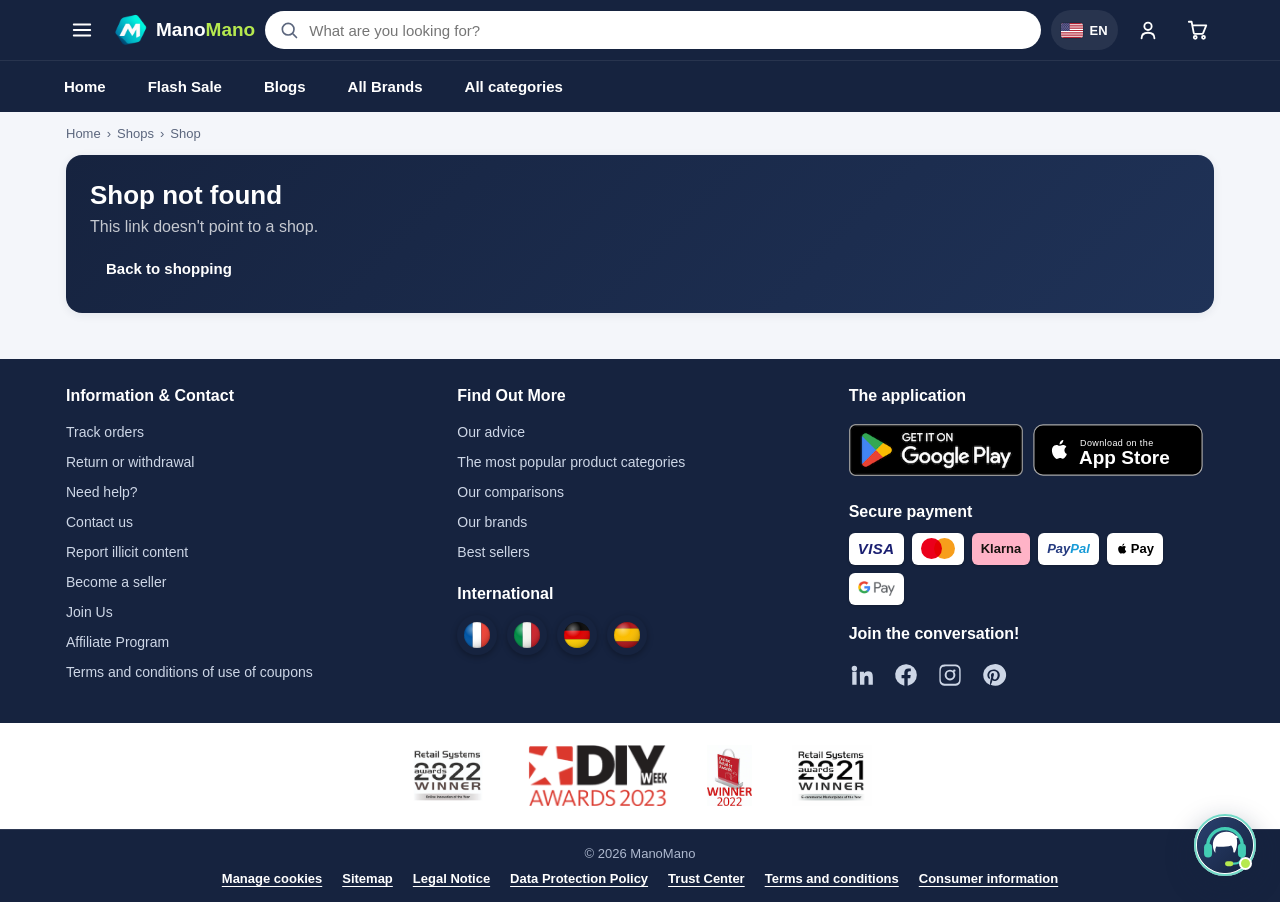
<file: shop.html>
<!doctype html>
<html lang="en" data-theme="light">
<head>
<meta charset="utf-8">
<meta name="viewport" content="width=device-width, initial-scale=1, viewport-fit=cover">
<title>Shop — ManoMano</title>
<meta name="theme-color" content="#16233f">
<link rel="manifest" href="manifest.webmanifest">
<link rel="icon" href="images/logo-64.png" type="image/png">
<link rel="apple-touch-icon" href="images/logo-192.png">
<link rel="stylesheet" href="css/styles.css?v=20261129b">
</head>
<body>
<div id="site-header"></div>

<main class="wrap">
  <div class="crumbs"><a href="index.html">Home</a> › <span>Shops</span> › <span id="crumb">Shop</span></div>

  <!-- store header: picture, name, verified, rating, product count, joined -->
  <section class="shop-hero" id="shopHero" aria-live="polite">
    <span class="shop-av shop-av-lg skeleton"></span>
    <div class="shop-hero-txt">
      <div class="skeleton" style="height:24px;width:220px;max-width:70%"></div>
      <div class="skeleton" style="height:14px;width:160px;margin-top:10px"></div>
    </div>
  </section>

  <div class="block-head shop-head" id="shopHead" hidden>
    <h2>Products</h2>
    <label class="shop-find"><svg width="16" height="16" viewBox="0 0 24 24" fill="none" stroke="currentColor" stroke-width="2" stroke-linecap="round"><circle cx="11" cy="11" r="7"/><path d="M21 21l-4-4"/></svg>
      <input id="shopFind" type="search" placeholder="Search in this shop" aria-label="Search in this shop" autocomplete="off"></label>
  </div>
  <div class="grid" id="shopGrid">__SK__</div>
  <div class="empty" id="shopEmpty" hidden><h3 id="shopEmptyT">No products yet</h3><p id="shopEmptyP">This shop hasn't added any products.</p></div>
</main>

<div id="site-footer"></div>

<script src="js/config.js"></script>
<script src="js/i18n.js?v=20261129b"></script>
<script src="js/visit.js?v=20261128zf"></script>
<script src="data/catalog.js"></script>
<script src="js/data.js?v=20261128w"></script>
<script src="js/cart.js"></script>
<script src="js/auth.js"></script>
<script src="js/ui.js?v=20261129c"></script>
<script src="js/render.js"></script>
<script src="js/shops.js?v=20261129a"></script>
<script src="js/shop.js?v=20261129b"></script>
<script>
  document.getElementById("shopGrid").innerHTML = RENDER.skeletons(8);
  UI.mount({}).then(SHOP.init);
  RENDER.wireAdd(document);
</script>
</body>
</html>
</file>
<file: css/styles.css>
/* ============================ ManoMano — styles ============================ */
:root{
  --navy:#16233f; --navy-2:#1f3257; --lime:#b6e94f; --lime-ink:#16233f;
  --teal:#43cdb4; --teal-ink:#0c3a33; --red:#e11d2a;
  --ink:#16233f; --muted:#5b667d; --line:#e7ebf2; --bg:#f4f6fa; --card:#ffffff;
  --radius:16px; --shadow:0 2px 10px rgba(22,35,63,.08); --shadow-lg:0 10px 30px rgba(22,35,63,.14);
  --maxw:1180px; --header-h:60px;
}
@media (prefers-color-scheme:dark){
  :root:not([data-theme="light"]){
    --navy:#0e1830; --navy-2:#17233f; --ink:#e8edf6; --muted:#9aa7bd;
    --line:#26324c; --bg:#0b1324; --card:#13203a; --shadow:0 2px 10px rgba(0,0,0,.4);
    --shadow-lg:0 12px 34px rgba(0,0,0,.5);
  }
}
:root[data-theme="dark"]{
  --navy:#0e1830; --navy-2:#17233f; --ink:#e8edf6; --muted:#9aa7bd;
  --line:#26324c; --bg:#0b1324; --card:#13203a; --shadow:0 2px 10px rgba(0,0,0,.4);
  --shadow-lg:0 12px 34px rgba(0,0,0,.5);
}

*{box-sizing:border-box}
[hidden]{display:none!important} /* let the hidden attribute beat component display rules */
html,body{margin:0;padding:0}
html{scroll-padding-top:calc(var(--header-visible,120px) + 12px);-webkit-text-size-adjust:100%}
@media (prefers-reduced-motion:no-preference){html{scroll-behavior:smooth}}
body{
  font-family:-apple-system,BlinkMacSystemFont,"Segoe UI",Roboto,Helvetica,Arial,sans-serif;
  background:var(--bg); color:var(--ink); -webkit-font-smoothing:antialiased;
  /* Footer always reaches the bottom of the screen on short pages */
  min-height:100vh;min-height:100dvh;display:flex;flex-direction:column;
}
a{color:inherit;text-decoration:none}
img,svg{max-width:100%;display:block}
button{font-family:inherit;cursor:pointer;border:none;background:none;color:inherit}
.wrap{max-width:var(--maxw);margin:0 auto;padding:0 16px}
.sr-only{position:absolute;width:1px;height:1px;overflow:hidden;clip:rect(0,0,0,0)}
.scroll-x{display:flex;gap:12px;overflow-x:auto;scroll-snap-type:x mandatory;-webkit-overflow-scrolling:touch;padding-bottom:4px}
.scroll-x::-webkit-scrollbar{height:0}
.scroll-x>*{scroll-snap-align:start;flex:0 0 auto}
.scroll-x>.row-item{width:180px;display:flex}
.row-item>.prod{width:100%;height:100%}

/* ------------------------------- Header ---------------------------------- */
/* The wrapper is what sticks: a sticky element can only stick inside its parent,
   and #site-header is exactly as tall as the header. */
#site-header{position:sticky;top:0;z-index:50;pointer-events:none}
header.app{color:#fff}
/* Top bar (logo + search) never moves; the category row slides up behind it. */
.app-top{position:relative;z-index:2;background:var(--navy);pointer-events:auto;transition:box-shadow .2s ease}
#site-header .nav-row{position:relative;z-index:1;background:var(--navy);pointer-events:auto;
  transition:transform .28s cubic-bezier(.2,.7,.2,1),opacity .2s ease,box-shadow .2s ease}
#site-header.compact .nav-row{transform:translateY(-100%);opacity:0;pointer-events:none}
#site-header.scrolled .nav-row,#site-header.compact .app-top{box-shadow:0 6px 20px rgba(10,16,32,.22)}
@media (prefers-reduced-motion:reduce){.app-top,#site-header .nav-row{transition:none}}
.app-bar{display:flex;align-items:center;gap:10px;height:var(--header-h);max-width:var(--maxw);margin:0 auto;padding:0 12px}
.brand{display:flex;align-items:center;gap:8px;font-weight:800;font-size:19px;color:#fff;white-space:nowrap}
.brand .logo{width:36px;height:36px;flex:0 0 auto;object-fit:contain}
.brand b{color:var(--lime)}
.search{flex:1;display:flex;align-items:center;gap:8px;background:#fff;border-radius:30px;padding:9px 14px;min-width:0}
.search svg{flex:0 0 auto;color:var(--muted)}
.search input{border:none;outline:none;width:100%;font-size:15px;background:transparent;color:#16233f}
.app-bar .icon-btn{color:#fff;width:40px;height:40px;display:grid;place-items:center;position:relative;border-radius:50%}
.app-bar .icon-btn:hover{background:var(--navy-2)}
.cart-count{position:absolute;top:2px;right:2px;background:var(--red);color:#fff;font-size:11px;font-weight:700;min-width:17px;height:17px;border-radius:9px;display:grid;place-items:center;padding:0 4px}
.nav-row{border-top:1px solid rgba(255,255,255,.08)}
.nav-row .scroll-x{max-width:var(--maxw);margin:0 auto;padding:10px 12px;scroll-padding-inline:12px}
/* Main menu links (Home / Flash Sale / Blogs / All Brands / All categories) */
.nav-links{gap:30px;padding:8px 12px}
.nav-link{color:#fff;font-weight:700;font-size:15px;line-height:1;padding:8px 2px;white-space:nowrap;position:relative}
.nav-link:hover{color:var(--lime)}
.nav-link.active{color:var(--lime)}
.nav-link.active::after{content:"";position:absolute;left:2px;right:2px;bottom:-1px;height:2px;border-radius:2px;background:var(--lime)}
@media(min-width:760px){.nav-links{gap:38px}}
@media(max-width:719px){.nav-links{gap:22px}.nav-link{font-size:14px}}
.nav-pill{display:inline-flex;align-items:center;gap:6px;color:#fff;font-weight:600;font-size:14px;padding:7px 14px;border-radius:30px;border:1px solid transparent}
.nav-pill.ghost{border-color:rgba(255,255,255,.35)}
.nav-pill.lime{color:var(--lime);border-color:var(--lime)}
.nav-pill.solid{background:var(--lime);color:var(--lime-ink)}
.promo-strip{background:var(--lime);color:var(--lime-ink);text-align:center;font-weight:700;font-size:14px;padding:9px 12px}

/* ------------------------------- Hero ------------------------------------ */
.hero{display:grid;grid-template-columns:1fr;gap:14px;padding:16px 0}
.hero-main{position:relative;border-radius:var(--radius);overflow:hidden;background:var(--navy);min-height:200px;color:#fff;display:flex;align-items:flex-end}
.hero-main .hero-art{position:absolute;inset:0;width:100%;height:100%;object-fit:cover;opacity:.9}
.hero-main .hero-txt{position:relative;padding:20px}
.hero-main h2{margin:0 0 6px;font-size:30px;line-height:1}
.hero-main .pct{color:var(--lime);font-weight:800}
.hero-side{display:grid;gap:14px}
.promo-card{background:var(--card);border-radius:var(--radius);padding:16px;box-shadow:var(--shadow);display:flex;flex-direction:column;justify-content:center}
.promo-card h3{margin:0 0 4px;font-size:17px}
.promo-card p{margin:0;color:var(--muted);font-size:13px}
@media(min-width:860px){
  .hero{grid-template-columns:2fr 1fr}
  .hero-main{min-height:300px}
  .hero-main h2{font-size:46px}
}

/* --------------------- Promo row: three offer banners --------------------- */
/* Fixed 200px height. Desktop: one row, widths in proportion to each banner's shape so they crop evenly.
   Narrower screens: a swipeable row. --pos keeps each banner's text in view when its sides are cropped. */
.promo-row{display:flex;gap:14px;margin:18px 0 8px;overflow-x:auto;scroll-snap-type:x mandatory;scrollbar-width:none;-webkit-overflow-scrolling:touch}
.promo-row::-webkit-scrollbar{display:none}
.pr-item{flex:0 0 min(86%,560px);height:200px;scroll-snap-align:start;display:block;border-radius:14px;overflow:hidden;box-shadow:var(--shadow);background:var(--card);transition:transform .2s ease,box-shadow .2s ease}
.pr-item img{display:block;width:100%;height:100%;object-fit:cover;object-position:var(--pos,50% 50%)}
.pr-item:hover{transform:translateY(-2px);box-shadow:var(--shadow-lg)}
.pr-item:focus-visible{outline:3px solid var(--teal);outline-offset:2px}
@media(min-width:900px){.promo-row{overflow:visible}.pr-item{flex:var(--ar) 1 0;min-width:0}}
@media(max-width:859px){.promo-row{margin:12px -14px 6px;padding:0 14px 4px;scroll-padding-inline:14px;gap:10px}}
/* Phones: stack top to bottom, each banner full width and shown whole (no cropping) */
@media(max-width:719px){.promo-row{flex-direction:column;overflow:visible;margin:12px 0 6px;padding:0;gap:10px}.pr-item{flex:none;width:100%;height:auto;border-radius:12px}.pr-item img{height:auto;object-fit:fill}}
@media(prefers-reduced-motion:reduce){.pr-item{transition:none}.pr-item:hover{transform:none}}

/* ----------------------------- Section head ------------------------------ */
section.block{padding:10px 0}
.block-head{display:flex;align-items:center;justify-content:space-between;margin:6px 0 12px}
.block-head h2{font-size:22px;margin:0}
.block-head a{color:var(--muted);font-weight:600;font-size:14px;display:inline-flex;align-items:center;gap:4px}
.tag{display:inline-block;background:#eef1f6;color:var(--muted);font-size:12px;font-weight:600;padding:3px 10px;border-radius:20px}

/* ----------------------------- Product card ------------------------------ */
.card-row{display:grid;grid-auto-flow:column;grid-auto-columns:minmax(170px,1fr)}
.prod{background:var(--card);border-radius:var(--radius);box-shadow:var(--shadow);overflow:hidden;display:flex;flex-direction:column;width:100%}
.prod .thumb{position:relative;aspect-ratio:1/1;background:#fff;display:grid;place-items:center;overflow:hidden}
.prod .thumb img{width:100%;height:100%;object-fit:cover}
.badge{position:absolute;left:10px;top:10px;font-size:11px;font-weight:800;padding:4px 9px;border-radius:8px;letter-spacing:.2px}
.badge.deal{background:var(--navy);color:#fff}
.badge.sales{background:#d8f6ea;color:#0c7a5b}
.badge.choice{background:#eaf0fb;color:var(--navy);display:flex;align-items:center;gap:4px;left:10px;top:auto;bottom:10px}
.badge.opts{right:10px;left:auto;background:#fff;color:var(--ink);box-shadow:var(--shadow)}
.prod .body{padding:12px;display:flex;flex-direction:column;gap:7px;flex:1}
.prod .pname{font-size:14px;font-weight:600;line-height:1.3;display:-webkit-box;-webkit-line-clamp:2;-webkit-box-orient:vertical;overflow:hidden;min-height:36px}
.stars{display:flex;align-items:center;gap:5px;font-size:12px;color:var(--muted)}
.stars .s{color:#f5a623;letter-spacing:1px}
.price{display:flex;align-items:baseline;gap:8px;flex-wrap:wrap}
.price .now{font-size:20px;font-weight:800}
.price .now.sale{color:var(--red)}
.price .off{background:var(--red);color:#fff;font-size:12px;font-weight:800;padding:2px 7px;border-radius:7px}
.price .was{color:var(--muted);font-size:12px;text-decoration:line-through}
.ship{color:var(--ink);font-size:13px;font-weight:600;margin-top:auto}
.btn{display:inline-flex;align-items:center;justify-content:center;gap:8px;font-weight:700;border-radius:12px;padding:12px 16px;font-size:15px;transition:transform .05s ease}
.btn:active{transform:scale(.98)}
.btn-add{background:var(--teal);color:var(--teal-ink);width:100%}
.btn-primary{background:var(--navy);color:#fff}
.btn-lime{background:var(--lime);color:var(--lime-ink)}
.btn-ghost{background:transparent;border:1.5px solid var(--line);color:var(--ink)}
.btn-block{width:100%}

/* ------------------------------ Grids ------------------------------------ */
.grid{display:grid;gap:14px;grid-template-columns:repeat(2,1fr)}
@media(min-width:620px){.grid{grid-template-columns:repeat(3,1fr)}}
@media(min-width:900px){.grid{grid-template-columns:repeat(4,1fr)}}
.cat-grid{display:grid;gap:12px;grid-template-columns:repeat(2,1fr)}
@media(min-width:720px){.cat-grid{grid-template-columns:repeat(4,1fr)}}
.cat-card{background:var(--card);border-radius:var(--radius);overflow:hidden;box-shadow:var(--shadow)}
.cat-card{display:flex;flex-direction:column}
.cat-card .ci{aspect-ratio:4/3;background:var(--bg);overflow:hidden;flex:none}
.cat-card .ci img{width:100%;height:100%;object-fit:cover;object-position:center;display:block;transition:transform .25s ease}
.cat-card:hover .ci img{transform:scale(1.04)}
.cat-card .cl{padding:12px;font-weight:700;font-size:15px}
.brand-row .bchip{background:#fff;border:1px solid var(--line);border-radius:14px;height:84px;width:150px;display:grid;place-items:center;padding:14px;font-weight:800;color:#1b2b4d;font-size:16px}

/* ------------------------- Trust / feature strip ------------------------- */
/* "Why shop with us" band above the footer */
.features{display:grid;grid-template-columns:repeat(2,1fr);gap:0;margin:28px 0 36px;background:var(--card);border-radius:18px;box-shadow:var(--shadow);border:1px solid var(--line,#e6e8ee);overflow:hidden}
@media(min-width:860px){.features{grid-template-columns:repeat(4,1fr)}}
.feature{display:flex;gap:14px;align-items:center;padding:22px 20px;position:relative}
.feature + .feature::before{content:"";position:absolute;left:0;top:22%;bottom:22%;width:1px;background:var(--line,#e6e8ee)}
.feature b{display:block;font-size:15px;color:var(--ink);line-height:1.25}
.feature small{display:block;font-size:12.5px;color:var(--muted);margin-top:3px;line-height:1.35}
.feature .fi{width:48px;height:48px;border-radius:14px;display:grid;place-items:center;flex:0 0 auto;background:#eaf0fb;color:var(--navy)}
.feature .fi.t1{background:#fff1e6;color:#d9620f}.feature .fi.t2{background:#e6f6ef;color:#13865a}
.feature .fi.t3{background:#ebeefe;color:#3b4fd8}.feature .fi.t4{background:#fde9f1;color:#c72a6b}

/* ------------------------------- Footer ---------------------------------- */
body > main{flex:1 0 auto;width:100%} /* width: auto side-margins would otherwise shrink it */
/* Room for the fixed bottom tab bar lives INSIDE the navy footer (not as body
   padding), so no light strip shows between the footer and the tab bar. */
footer.app{position:relative;background:var(--navy);color:#cdd6e6;margin-top:24px;padding-bottom:0}
footer.app .cols{display:grid;gap:26px;grid-template-columns:1fr;padding:28px 16px}
@media(min-width:760px){footer.app .cols{grid-template-columns:repeat(3,1fr);max-width:var(--maxw);margin:0 auto}}
footer.app h4{color:#fff;margin:0 0 12px;font-size:16px}
footer.app a{display:block;padding:7px 0;color:#cdd6e6;font-size:14px}
footer.app .pay{display:flex;gap:8px;flex-wrap:wrap;margin-top:8px}
.pay-tile{background:#fff;border-radius:6px;min-width:50px;height:32px;padding:0 9px;display:inline-flex;align-items:center;justify-content:center;box-shadow:0 1px 3px rgba(0,0,0,.2)}
.pay-tile.klarna{background:#ffb3c7}
.pay-tile.amex{background:#1f72cd}
.pl-amex{color:#fff;font-weight:800;font-size:11px;letter-spacing:.6px}
.pl-visa{color:#1a1f71;font-style:italic;font-weight:800;letter-spacing:.5px;font-size:15px}
.pl-mc{position:relative;width:34px;height:21px}
.pl-mc i{position:absolute;top:0;width:21px;height:21px;border-radius:50%}
.pl-mc i:first-child{left:0;background:#eb001b}
.pl-mc i:last-child{right:0;background:#f79e1b;mix-blend-mode:multiply}
.pl-klarna{color:#17120f;font-weight:800;font-size:13px}
.pl-pp{color:#253b80;font-style:italic;font-weight:800;font-size:13px}
.pl-pp span{color:#179bd7}
.pl-apay{color:#000;display:inline-flex;align-items:center;gap:2px;font-weight:700;font-size:13px}
.pl-gpay{color:#5f6368;display:inline-flex;align-items:center;gap:2px;font-weight:700;font-size:13px}
.pl-gpay b{color:#4285f4;font-size:15px;font-weight:800}
.pl-gpay-img{height:15px;width:auto;display:block}   /* lettering matches the Apple Pay tile */
.sum-pay .pl-gpay-img{height:14px}
/* International flags */
.ft-flags{display:flex;gap:10px;margin-top:4px}
.ft-flag{width:40px;height:40px;border-radius:50%;display:block;box-shadow:0 2px 6px rgba(0,0,0,.3);padding:0;overflow:hidden;transition:transform .15s}
.ft-flag:hover{transform:translateY(-2px)}
.ft-flag svg{display:block;width:100%;height:100%}
/* App-store badges */
.ft-apps{display:flex;gap:10px;flex-wrap:wrap;margin-top:6px;align-items:center}
.ft-appimg{display:inline-block;line-height:0;border-radius:9px;overflow:hidden;transition:transform .15s}
.ft-appimg:hover{transform:translateY(-1px)}
.ft-appimg img{height:52px;width:auto;display:block}
.ft-app{display:inline-flex;align-items:center;gap:9px;background:#000;border:1px solid #333;border-radius:9px;padding:0 14px;height:52px;min-width:150px}
.ft-app:hover{background:#111}
.ft-app .ft-app-ic{display:grid;place-items:center}
.ft-app .ft-app-tx{display:flex;flex-direction:column;line-height:1.15}
.ft-app .ft-app-tx small{font-size:10px;color:#cdd6e6;text-transform:uppercase;letter-spacing:.3px}
.ft-app .ft-app-tx b{font-size:15px;color:#fff;font-weight:700}
/* Social icons */
.ft-socials{display:flex;gap:18px;margin-top:8px}
.ft-soc{display:grid;place-items:center;background:none;color:#fff;transition:opacity .15s,transform .15s}
.ft-soc svg{width:26px;height:26px}
.ft-soc:hover{opacity:.75;transform:translateY(-2px)}
footer.app .copy{border-top:1px solid rgba(255,255,255,.1);text-align:center;padding:16px;font-size:13px}
/* Floating back-to-top (appears on scroll) */
.scroll-top{position:fixed;right:18px;bottom:76px;width:46px;height:46px;border-radius:50%;border:0;background:var(--navy);color:#fff;display:grid;place-items:center;cursor:pointer;box-shadow:0 8px 22px rgba(0,0,0,.3);opacity:0;visibility:hidden;transform:translateY(12px);transition:opacity .2s,transform .2s,visibility .2s;z-index:45}
.scroll-top.show{opacity:1;visibility:visible;transform:none}
.scroll-top:hover{background:var(--navy-2)}
body.has-cart-bar .scroll-top{bottom:148px}
@media(min-width:860px){.scroll-top,body.has-cart-bar .scroll-top{bottom:24px}}
/* Awards strip */
.ft-awards{background:#fff}
.ft-awards-in{max-width:var(--maxw);margin:0 auto;display:flex;align-items:center;justify-content:center;gap:40px;flex-wrap:wrap;padding:22px 16px}
.ft-awards-in img{height:62px;width:auto;object-fit:contain}
/* Legal bar */
.ft-legalbar{background:var(--navy);color:#cdd6e6;border-top:1px solid rgba(255,255,255,.1);padding:16px 16px calc(16px + 64px + env(safe-area-inset-bottom))}
body.has-cart-bar .ft-legalbar{padding-bottom:calc(16px + 136px + env(safe-area-inset-bottom))}
.ft-copy{text-align:center;font-size:13px;color:#aeb9cf}
.ft-legal{display:flex;flex-wrap:wrap;align-items:center;justify-content:center;gap:10px 20px;max-width:var(--maxw);margin:10px auto 0}
.ft-legal a{display:inline;padding:0;color:#fff;font-size:13px;font-weight:600;text-decoration:underline;text-underline-offset:3px}
.ft-legal a:hover{color:#cdd6e6}
/* Desktop: no bottom tab bar / basket bar to clear, so no extra space under the footer */
@media(min-width:860px){.ft-legalbar,body.has-cart-bar .ft-legalbar{padding-bottom:16px}}
@media(max-width:560px){.ft-awards-in{gap:22px}.ft-awards-in img{height:46px}}

/* ----------------------------- Bottom nav -------------------------------- */
.bottom-nav{position:fixed;left:0;right:0;bottom:0;z-index:60;background:var(--card);border-top:1px solid var(--line);
  display:grid;grid-template-columns:repeat(5,1fr);padding:6px 4px calc(4px + env(safe-area-inset-bottom));box-shadow:0 -4px 16px rgba(22,35,63,.08)}
.bottom-nav a{display:flex;flex-direction:column;align-items:center;gap:3px;color:var(--muted);font-size:11px;font-weight:600;padding:5px 0;position:relative}
.bottom-nav a.active{color:var(--navy)}
:root[data-theme="dark"] .bottom-nav a.active, @media(prefers-color-scheme:dark){.bottom-nav a.active{color:var(--lime)}}
.bottom-nav a .nc{position:absolute;top:0;right:22%;background:var(--red);color:#fff;font-size:10px;font-weight:700;min-width:16px;height:16px;border-radius:8px;display:grid;place-items:center;padding:0 4px}
/* Centre basket: a raised circular button that floats above the bar */
.bottom-nav a.bn-cart{justify-content:flex-end;gap:5px}
.bn-cart .bn-cart-btn{position:relative;width:56px;height:56px;margin-top:-26px;border-radius:50%;background:var(--navy);color:#fff;display:grid;place-items:center;box-shadow:0 6px 16px rgba(22,35,63,.35);border:4px solid var(--card)}
.bn-cart .bn-cart-btn svg{width:26px;height:26px}
.bn-cart .bn-cart-btn .nc{position:absolute;top:-2px;right:-2px;background:var(--red);color:#fff;font-size:10px;font-weight:700;min-width:18px;height:18px;border-radius:9px;display:grid;place-items:center;padding:0 4px;border:2px solid var(--card)}
.bn-cart.active .bn-cart-btn{background:var(--teal,#1f8f6b)}
@media(min-width:860px){ .bottom-nav{display:none} }

/* ------------------------------ Drawer ----------------------------------- */
.drawer-back{position:fixed;inset:0;background:rgba(10,16,32,.5);z-index:70;opacity:0;pointer-events:none;transition:opacity .2s}
.drawer-back.open{opacity:1;pointer-events:auto}
.drawer{position:fixed;top:0;left:0;bottom:0;width:86%;max-width:360px;background:var(--card);z-index:71;transform:translateX(-100%);transition:transform .25s ease;overflow-y:auto;padding:16px}
.drawer.open{transform:translateX(0)}
.drawer .d-head{display:flex;align-items:center;justify-content:space-between;margin-bottom:10px}
.drawer h3{margin:16px 0 8px;font-size:13px;text-transform:uppercase;letter-spacing:.5px;color:var(--muted)}
.drawer .d-item{display:flex;align-items:center;justify-content:space-between;padding:14px 10px;border-radius:12px;font-weight:600}
.drawer .d-item:hover{background:var(--bg)}
.drawer .d-item .di{display:flex;align-items:center;gap:12px}
.drawer .d-cic{width:36px;height:36px;border-radius:10px;display:inline-grid;place-items:center;flex:none;color:var(--c);background:color-mix(in srgb,var(--c) 13%,#fff)}
/* signed-in seller: account card + menu at the top of the side menu */
.drawer .d-seller{display:flex;align-items:center;gap:12px;padding:14px;margin:4px 0 8px;border-radius:14px;background:linear-gradient(135deg,#eef3ff,#f6f9ff);border:1px solid #e2e9fb}
.drawer .d-sava{width:44px;height:44px;border-radius:50%;display:grid;place-items:center;background:#2f6bff;color:#fff;font-weight:800;font-size:18px;flex:none}
.drawer .d-stx{display:flex;flex-direction:column;min-width:0}
.drawer .d-stx b{font-size:15.5px;white-space:nowrap;overflow:hidden;text-overflow:ellipsis}
.drawer .d-stx small{font-size:12.5px;color:var(--muted)}
.drawer .d-smenu{display:flex;flex-direction:column;padding-bottom:6px;border-bottom:1px solid var(--line,#e6e8ee)}
.drawer .s-item{padding:12px 10px;font-weight:500;color:var(--ink)}
.drawer .s-item svg:first-child{color:#6b7488}
.drawer .s-item:hover svg:first-child{color:#2f6bff}
.drawer .s-out{color:#d93636}.drawer .s-out svg:first-child{color:#d93636}

/* --------------------------- Product detail ------------------------------ */
.pdp{display:grid;gap:20px;padding:16px 0;grid-template-columns:1fr}
@media(min-width:860px){.pdp{grid-template-columns:1fr 1fr;align-items:start}}
.pdp .gallery{position:relative;background:var(--card);border-radius:var(--radius);box-shadow:var(--shadow);overflow:hidden;aspect-ratio:1/1}
.gal-slide{position:absolute;inset:0;opacity:0;transition:opacity .7s ease;display:grid;place-items:center}
.gal-slide.on{opacity:1;z-index:1}
.gal-slide img{width:100%;height:100%;object-fit:cover;display:block}
.gal-slide.on img{animation:galZoom 6s ease both}
@keyframes galZoom{from{transform:scale(1.06)}to{transform:scale(1)}}
.gal-dots{position:absolute;left:0;right:0;bottom:12px;display:flex;justify-content:center;gap:7px;z-index:3}
.gal-dot{width:8px;height:8px;border-radius:999px;background:rgba(255,255,255,.6);border:0;padding:0;cursor:pointer;box-shadow:0 1px 4px rgba(0,0,0,.35);transition:width .25s,background .25s}
.gal-dot.on{width:22px;background:#fff}
@media(prefers-reduced-motion:reduce){.gal-slide{transition:none}.gal-slide.on img{animation:none}}
.pdp h1{font-size:24px;margin:4px 0 8px}
.pdp .brandline{color:var(--muted);font-weight:600;font-size:14px}
.pdp .buybox{background:var(--card);border-radius:var(--radius);box-shadow:var(--shadow);padding:18px;display:flex;flex-direction:column;gap:14px;margin-top:14px}
.qty{display:inline-flex;align-items:center;border:1.5px solid var(--line);border-radius:12px;overflow:hidden}
.qty button{width:44px;height:44px;font-size:20px;font-weight:700}
.qty span{min-width:40px;text-align:center;font-weight:700}
.desc{line-height:1.6;color:var(--ink)}
.chips{display:flex;gap:8px;flex-wrap:wrap}
.chip{background:var(--bg);border:1px solid var(--line);border-radius:20px;padding:7px 14px;font-size:13px;font-weight:600}

/* ------------------------------ Filters ---------------------------------- */
.listing{display:grid;grid-template-columns:1fr;gap:16px;padding:16px 0}
@media(min-width:900px){.listing{grid-template-columns:260px 1fr}}
.filters{background:var(--card);border-radius:var(--radius);box-shadow:var(--shadow);padding:6px 16px;height:max-content}
.filters details{border-bottom:1px solid var(--line);padding:12px 0}
.filters details:last-of-type{border-bottom:none}
.filters summary{font-weight:700;cursor:pointer;list-style:none;display:flex;justify-content:space-between;align-items:center}
.filters summary::-webkit-details-marker{display:none}
.filters label{display:flex;align-items:center;gap:9px;padding:8px 0;font-size:14px;color:var(--muted);cursor:pointer}
.filters input[type=checkbox]{width:18px;height:18px;accent-color:var(--navy);flex:0 0 auto}
.filter-toggle{display:none;align-items:center;gap:6px;color:var(--ink)}
.filter-toggle .fcount[hidden]{display:none}
.filter-toggle .fcount{background:var(--navy);color:#fff;border-radius:10px;min-width:18px;height:18px;font-size:11px;display:inline-grid;place-items:center;padding:0 5px}
.sheet-head,.sheet-foot,.sheet-back{display:none}
html.no-scroll{overflow:hidden}
/* Phones + tablets: filters live in a bottom sheet opened from the toolbar. */
@media (max-width:899px){
  .filter-toggle{display:inline-flex}
  .filters{position:fixed;left:0;right:0;bottom:0;z-index:81;max-height:80vh;overflow-y:auto;overscroll-behavior:contain;
    border-radius:20px 20px 0 0;padding:0 18px calc(14px + env(safe-area-inset-bottom));box-shadow:var(--shadow-lg);
    transform:translateY(105%);visibility:hidden;transition:transform .3s cubic-bezier(.2,.7,.2,1),visibility 0s linear .3s}
  .listing.filters-open .filters{transform:none;visibility:visible;transition:transform .3s cubic-bezier(.2,.7,.2,1)}
  .sheet-head{display:flex;align-items:center;gap:12px;position:sticky;top:0;z-index:1;background:var(--card);padding:16px 0 10px;border-bottom:1px solid var(--line)}
  .sheet-head strong{font-size:18px;margin-right:auto}
  .sheet-x{width:36px;height:36px;display:grid;place-items:center;border-radius:50%;background:var(--bg)}
  .sheet-foot{display:block;position:sticky;bottom:0;background:var(--card);padding:12px 0 2px}
  .sheet-back{display:block;position:fixed;inset:0;z-index:80;background:rgba(10,16,32,.5);opacity:0;pointer-events:none;transition:opacity .2s}
  .sheet-back.open{opacity:1;pointer-events:auto}
  .listing{padding-top:4px}
  .listing .filter-bar{position:sticky;top:var(--header-visible,120px);z-index:5;background:var(--bg);margin:0 -14px 8px;padding:8px 14px;transition:top .28s cubic-bezier(.2,.7,.2,1)}
}
@media (prefers-reduced-motion:reduce){.filters,.sheet-back{transition:none!important}}
.filter-bar{display:flex;gap:8px;overflow-x:auto;padding:4px 0}

/* ------------------------------- Forms ----------------------------------- */
.auth-wrap{max-width:460px;margin:24px auto;padding:0 16px}
.card-pane{background:var(--card);border-radius:var(--radius);box-shadow:var(--shadow);padding:22px}
.card-pane h1{font-size:24px;margin:0 0 4px}
.card-pane .sub{color:var(--muted);margin:0 0 18px;font-size:14px}
.field{margin-bottom:14px}
.field label{display:block;font-weight:600;font-size:14px;margin-bottom:6px}
.field input{width:100%;border:1.5px solid var(--line);border-radius:12px;padding:13px 14px;font-size:15px;background:var(--card);color:var(--ink);outline:none}
.field input:focus{border-color:var(--teal)}
/* Show/hide password (added to every password field by UI.mount) */
.pw-wrap{position:relative;display:block}
.pw-wrap input{padding-right:52px}
.pw-toggle{position:absolute;right:6px;top:50%;transform:translateY(-50%);width:40px;height:40px;border-radius:10px;
  display:grid;place-items:center;color:var(--muted);transition:background .15s,color .15s}
.pw-toggle:hover{background:var(--bg);color:var(--ink)}
.pw-toggle:focus-visible{outline:2px solid var(--teal);outline-offset:1px}
.pw-toggle[aria-pressed="true"]{color:var(--navy)}
input::-ms-reveal,input::-ms-clear{display:none} /* avoid a second, built-in eye in Edge */
.seg{display:flex;background:var(--bg);border-radius:12px;padding:4px;margin-bottom:18px}
.seg button{flex:1;padding:10px;border-radius:9px;font-weight:700;color:var(--muted)}
.seg button.on{background:var(--card);color:var(--ink);box-shadow:var(--shadow)}
.msg{padding:11px 14px;border-radius:12px;font-size:14px;font-weight:600;margin-bottom:14px}
.msg.err{background:#fde8ea;color:#b4121f}
.msg.ok{background:#e4f7ef;color:#0c7a5b}
.link{color:var(--teal);font-weight:700}
.center{text-align:center}
.divider{display:flex;align-items:center;gap:12px;color:var(--muted);font-size:13px;margin:16px 0}
.divider::before,.divider::after{content:"";flex:1;height:1px;background:var(--line)}

/* ------------------------------- Cart ------------------------------------ */
.cart-line{display:grid;grid-template-columns:84px 1fr auto;gap:12px;background:var(--card);border-radius:var(--radius);box-shadow:var(--shadow);padding:12px;margin-bottom:12px;align-items:center}
.cart-line .ci{width:84px;height:84px;border-radius:12px;overflow:hidden;background:var(--bg)}
.cart-line .cn{font-weight:600;font-size:14px;line-height:1.3}
.cart-line .rm{color:var(--muted);font-size:13px;font-weight:600;margin-top:4px}
.summary{background:var(--card);border-radius:var(--radius);box-shadow:var(--shadow);padding:18px;position:sticky;top:calc(var(--header-visible,120px) + 16px);transition:top .28s cubic-bezier(.2,.7,.2,1)}
.summary .line{display:flex;justify-content:space-between;padding:7px 0;font-size:15px}
.summary .total{font-size:20px;font-weight:800;border-top:1px solid var(--line);margin-top:8px;padding-top:12px}
.empty{text-align:center;padding:50px 16px;color:var(--muted)}
.empty svg{margin:0 auto 16px}

.toast{position:fixed;left:50%;bottom:86px;transform:translateX(-50%) translateY(20px);background:var(--navy);color:#fff;padding:12px 20px;border-radius:30px;font-weight:600;font-size:14px;box-shadow:var(--shadow-lg);opacity:0;pointer-events:none;transition:.25s;z-index:80}
.toast.show{opacity:1;transform:translateX(-50%) translateY(0)}
@media(min-width:860px){.toast{bottom:24px}}
.skeleton{background:linear-gradient(90deg,var(--line) 25%,#eef2f8 37%,var(--line) 63%);background-size:400% 100%;animation:sk 1.3s ease infinite;border-radius:var(--radius)}
@keyframes sk{0%{background-position:100% 0}100%{background-position:-100% 0}}
.crumbs{display:flex;gap:6px;align-items:center;color:var(--muted);font-size:13px;padding:14px 0}
.crumbs a:hover{color:var(--ink)}

/* =============================== Mobile ================================== */
/* Phone layout: logo + icons on top, full-width search below (like big retail
   apps), tighter spacing, 2-up product rows with a peek, compact category tiles. */
@media (max-width:719px){
  .app-bar{flex-wrap:wrap;height:auto;gap:4px 6px;padding:6px 10px 10px}
  .app-bar .brand{margin-right:auto;font-size:18px;gap:6px}
  .app-bar .brand .logo{width:30px;height:30px}
  .app-bar .icon-btn{width:40px;height:40px}
  .search{order:5;flex:1 0 100%;padding:10px 14px;border-radius:12px}
  .search input{font-size:16px} /* 16px+ stops iOS zooming in on focus */

  .nav-row .scroll-x{padding:8px 10px;gap:8px;scroll-padding-inline:10px}
  .nav-pill{font-size:13px;padding:6px 12px}
  .nav-pill svg{width:16px;height:16px}

  .wrap{padding:0 14px}
  .hero{gap:10px;padding:12px 0}
  .hero-main{min-height:150px}
  .hero-main .hero-txt{padding:16px}
  .hero-main h2{font-size:24px;line-height:1.08}
  .hero-main p{font-size:14px;margin:4px 0 0}
  .hero-side{grid-template-columns:1fr 1fr;gap:10px}
  .promo-card{padding:12px}
  .promo-card h3{font-size:14px;line-height:1.25}
  .promo-card p{font-size:12px;line-height:1.35;margin-top:2px}

  section.block{padding:6px 0}
  .block-head{margin:8px 0 10px}
  .block-head h2{font-size:18px}
  .scroll-x{gap:10px;margin:0 -14px;padding:0 14px 6px;scroll-padding-inline:14px}
  .scroll-x>.row-item{width:calc((100vw - 14px*2 - 10px) / 2.15)}

  .prod .body{padding:10px;gap:5px}
  .prod .pname{font-size:13px;min-height:34px}
  .price .now{font-size:17px}
  .ship{font-size:12px}
  .btn-add{padding:10px 12px;font-size:14px}
  .badge{font-size:10px;padding:3px 7px;left:8px;top:8px}
  .badge.opts{right:8px}

  .cat-grid{grid-template-columns:repeat(3,1fr);gap:10px}
  .cat-card .ci{aspect-ratio:1/1}
  .cat-card .cl{padding:8px 6px 10px;font-size:12px;line-height:1.25;text-align:center}

  .features{margin:18px 0 24px;border-radius:16px}
  .feature{padding:16px 14px;gap:10px;align-items:flex-start}
  .feature:nth-child(3)::before{display:none}
  .feature:nth-child(n+3){border-top:1px solid var(--line,#e6e8ee)}
  .feature b{font-size:13.5px}
  .feature small{font-size:11.5px}
  .feature .fi{width:40px;height:40px;border-radius:12px}
  .brand-row .bchip{height:64px;width:120px;font-size:14px}

  footer.app .cols{gap:18px;padding:22px 16px}
  footer.app a{padding:5px 0;font-size:13px}
}
@media (max-width:359px){
  .app-bar .brand span{font-size:16px}
  .hero-side{grid-template-columns:1fr}
  .cat-grid{grid-template-columns:repeat(2,1fr)}
  .scroll-x>.row-item{width:calc((100vw - 14px*2 - 10px) / 1.7)}
}

/* =============================== Account ================================= */
.acct-success{display:flex;align-items:center;gap:14px;background:#e4f7ef;color:#0b5e47;border:1px solid #bfe9d8;border-radius:var(--radius);padding:14px 16px;margin:4px 0 16px}
.acct-success strong{display:block;font-size:15px}
.acct-success span{font-size:13px;opacity:.9}
.acct-success-ic{width:40px;height:40px;border-radius:50%;background:#0c7a5b;color:#fff;display:grid;place-items:center;flex:0 0 auto}

.acct-hero{position:relative;overflow:hidden;display:flex;align-items:center;gap:18px;color:#fff;border-radius:20px;padding:26px 28px;
  background:radial-gradient(120% 140% at 100% 0%,#2a4a7f 0%,var(--navy) 55%)}
.acct-hero::after{content:"";position:absolute;right:-60px;bottom:-80px;width:240px;height:240px;border-radius:50%;background:rgba(67,205,180,.14);pointer-events:none}
.acct-avatar{width:68px;height:68px;border-radius:50%;flex:0 0 auto;display:grid;place-items:center;font-weight:800;font-size:24px;letter-spacing:.5px;
  background:linear-gradient(135deg,#5ee0c6,var(--teal));color:var(--teal-ink);box-shadow:0 0 0 4px rgba(255,255,255,.12)}
.acct-hello{min-width:0;flex:1;position:relative;z-index:1}
.acct-kicker{margin:0 0 2px;font-size:12px;font-weight:700;letter-spacing:.08em;text-transform:uppercase;color:var(--lime)}
.acct-hello h1{margin:0;font-size:28px;line-height:1.15;overflow:hidden;text-overflow:ellipsis;white-space:nowrap}
.acct-id{margin:4px 0 0;color:#c4cee0;font-size:14px}
.acct-logout-top{position:relative;z-index:1;display:inline-flex;align-items:center;gap:8px;color:#fff;font-weight:600;font-size:14px;
  border:1px solid rgba(255,255,255,.3);border-radius:12px;padding:9px 14px;transition:background .15s}
.acct-logout-top:hover{background:rgba(255,255,255,.1)}
.acct-logout-top svg{width:18px;height:18px}

.acct-stats{display:grid;grid-template-columns:repeat(3,1fr);gap:12px;margin:14px 0 18px}
.acct-stat{background:var(--card);border-radius:var(--radius);box-shadow:var(--shadow);padding:16px 18px;display:flex;flex-direction:column;gap:2px;transition:transform .15s,box-shadow .15s}
a.acct-stat:hover{transform:translateY(-2px);box-shadow:var(--shadow-lg)}
.acct-stat-val{font-size:24px;font-weight:800;color:var(--ink)}
.acct-stat-lbl{font-size:13px;color:var(--muted);font-weight:600}

.acct-layout{display:grid;gap:18px;grid-template-columns:1fr;padding-bottom:8px}
@media(min-width:900px){.acct-layout{grid-template-columns:250px 1fr;align-items:start}}
.acct-nav{display:none}
@media(min-width:900px){
  .acct-nav{display:flex;flex-direction:column;gap:2px;background:var(--card);border-radius:var(--radius);box-shadow:var(--shadow);padding:8px;
    position:sticky;top:calc(var(--header-visible,120px) + 16px);transition:top .28s cubic-bezier(.2,.7,.2,1)}
}
.acct-nav-link{display:flex;align-items:center;gap:12px;padding:12px;border-radius:12px;font-weight:600;font-size:14px;color:var(--ink);width:100%;text-align:left}
.acct-nav-link span{flex:1}
.acct-nav-link > svg:first-child{color:var(--muted);flex:0 0 auto}
.acct-nav-link > svg:last-child{color:var(--muted);opacity:.6}
.acct-nav-link:hover{background:var(--bg)}
.acct-nav-link.active{background:#eaf0fb;color:var(--navy)}
.acct-nav-link.active > svg:first-child{color:var(--navy)}
.acct-nav-link.danger{color:var(--red);margin-top:6px;border-top:1px solid var(--line);border-radius:0 0 12px 12px;padding-top:14px}
.acct-nav-link.danger svg{color:var(--red)}

.acct-main{display:flex;flex-direction:column;gap:16px;min-width:0}
.acct-card{background:var(--card);border-radius:var(--radius);box-shadow:var(--shadow);padding:22px}
.acct-card-head{display:flex;align-items:center;justify-content:space-between;gap:10px;margin-bottom:14px}
.acct-card-head h2{margin:0;font-size:19px}
.acct-muted{color:var(--muted);margin:0 0 14px;font-size:14px}
.acct-note{margin:14px 0 0;font-size:13px;color:var(--muted)}
.acct-help-btn{gap:10px}

.acct-dl{margin:0;display:grid;grid-template-columns:1fr}
.acct-dl > div{display:flex;justify-content:space-between;gap:16px;padding:13px 0;border-bottom:1px solid var(--line)}
.acct-dl > div:last-child{border-bottom:none}
.acct-dl dt{color:var(--muted);font-size:14px}
.acct-dl dd{margin:0;font-weight:600;font-size:14px;text-align:right;word-break:break-word}

.order{border:1px solid var(--line);border-radius:14px;padding:16px;margin-bottom:12px}
.order:last-child{margin-bottom:0}
.order-top{display:flex;justify-content:space-between;align-items:flex-start;gap:12px}
.order-id{font-weight:800;font-size:15px}
.order-date{color:var(--muted);font-size:13px;margin-top:2px}
.status{font-size:12px;font-weight:700;padding:5px 10px;border-radius:20px;white-space:nowrap;background:#eaf0fb;color:var(--navy)}
.status.st-processing{background:#fff4dc;color:#8a5a00}
.status.st-shipped{background:#dff7f2;color:#0c6b5b}
.status.st-delivered{background:#e4f7ef;color:#0c7a5b}
.status.st-cancelled{background:#fde8ea;color:#b4121f}
.order-thumbs{display:flex;gap:8px;margin:14px 0}
.order-thumbs img{width:56px;height:56px;border-radius:10px;object-fit:cover;background:var(--bg);border:1px solid var(--line)}
.order-thumbs .more{width:56px;height:56px;border-radius:10px;background:var(--bg);display:grid;place-items:center;font-weight:700;color:var(--muted);font-size:13px}
.order-bottom{display:flex;justify-content:space-between;align-items:center;gap:12px;padding-top:12px;border-top:1px dashed var(--line);margin-top:12px}
.order-thumbs + .order-bottom{margin-top:0}
.order-sum{font-size:14px;color:var(--muted)}
.order-sum strong{color:var(--ink);font-size:16px}
.order-again{padding:8px 14px;font-size:14px}

.acct-empty{text-align:center;padding:18px 10px 8px}
.acct-empty-ic{width:72px;height:72px;margin:0 auto 12px;border-radius:50%;background:#eaf0fb;color:var(--navy);display:grid;place-items:center}
.acct-empty-ic svg{width:32px;height:32px}
.acct-empty h3{margin:0 0 4px;font-size:18px}
.acct-empty p{margin:0 0 16px;color:var(--muted);font-size:14px}
.acct-reco{margin-top:24px;padding-top:18px;border-top:1px solid var(--line)}
.acct-reco h3{margin:0 0 12px;font-size:16px}
.acct-logout-bottom{gap:8px}
.acct-logout-bottom svg{width:18px;height:18px}
@media(min-width:900px){.acct-logout-bottom{display:none}}

@media (max-width:719px){
  .acct-hero{padding:20px 18px;gap:14px;border-radius:18px}
  .acct-avatar{width:54px;height:54px;font-size:19px}
  .acct-hello h1{font-size:22px}
  .acct-id{font-size:13px}
  .acct-logout-top{display:none}
  .acct-stats{gap:8px;margin:12px 0 14px}
  .acct-stat{padding:12px;align-items:center;text-align:center}
  .acct-stat-val{font-size:18px}
  .acct-stat-lbl{font-size:11px}
  .acct-card{padding:18px 16px}
  .acct-card-head h2{font-size:17px}
  .acct-reco .scroll-x{margin:0 -16px;padding:0 16px 6px;scroll-padding-inline:16px}
  .acct-reco .scroll-x>.row-item{width:calc((100vw - 14px*2 - 16px*2 - 10px) / 1.9)}
}

/* ================================ Basket ================================= */
.cart-page{padding-bottom:8px}
.btn-checkout{background:var(--teal);color:var(--teal-ink);font-size:16px;padding:14px 18px}
.btn-checkout:hover{filter:brightness(.97)}
.btn-checkout:disabled{opacity:.7;cursor:progress}

/* empty */
.cart-empty{display:grid;grid-template-columns:1fr;gap:12px;align-items:center;justify-items:center;text-align:center;
  background:var(--card);border-radius:20px;box-shadow:var(--shadow);padding:32px 20px;margin:4px 0 10px}
.cart-empty-art svg{width:220px;height:auto}
.cart-empty h1{margin:0 0 6px;font-size:26px}
.cart-empty p{margin:0 0 18px;color:var(--muted);font-size:15px;max-width:440px}
.cart-empty-actions{display:flex;gap:10px;flex-wrap:wrap;justify-content:center}
.cart-empty-actions .btn{min-width:150px}
.cart-empty-cats{display:flex;flex-wrap:wrap;gap:8px;justify-content:center;align-items:center;margin-top:22px}
.cart-empty-cats span{font-size:13px;color:var(--muted);font-weight:600;width:100%}
.cart-empty-cats .chip:hover{border-color:var(--navy)}
@media(min-width:760px){
  .cart-empty{grid-template-columns:auto 1fr;justify-items:start;text-align:left;gap:44px;padding:44px 56px}
  .cart-empty-art svg{width:280px}
  .cart-empty-actions,.cart-empty-cats{justify-content:flex-start}
  .cart-empty h1{font-size:30px}
}

/* filled */
.cart-head{display:flex;align-items:flex-end;justify-content:space-between;gap:12px;margin:2px 0 14px}
.cart-head h1{margin:0;font-size:26px}
.cart-head h1 span{color:var(--muted);font-weight:600;font-size:18px}
.cart-back{display:inline-flex;align-items:center;gap:4px;font-weight:700;font-size:14px;color:var(--ink);text-decoration:underline;text-underline-offset:3px}
.cart-layout{display:grid;gap:18px;grid-template-columns:1fr}
@media(min-width:900px){.cart-layout{grid-template-columns:1fr 360px;align-items:start}}
.cart-main{display:flex;flex-direction:column;gap:14px;min-width:0}
.cart-card{background:var(--card);border-radius:var(--radius);box-shadow:var(--shadow);overflow:hidden}
.cart-card-head{display:flex;justify-content:space-between;align-items:center;gap:10px;padding:14px 18px;border-bottom:1px solid var(--line);font-size:14px}
.cart-clear{display:inline-flex;align-items:center;gap:6px;color:var(--muted);font-size:13px;font-weight:600}
.cart-clear:hover{color:var(--red)}
.clines{list-style:none;margin:0;padding:0}
.cline{display:grid;grid-template-columns:104px 1fr auto;gap:16px;padding:18px;border-bottom:1px solid var(--line);align-items:start}
.cline:last-child{border-bottom:none}
.cline-img{width:104px;height:104px;border-radius:12px;overflow:hidden;background:var(--bg);border:1px solid var(--line)}
.cline-img img{width:100%;height:100%;object-fit:cover}
.cline-info{min-width:0;display:flex;flex-direction:column;gap:4px}
.cline-brand{font-size:12px;font-weight:700;color:var(--muted);text-transform:uppercase;letter-spacing:.04em}
.cline-name{font-weight:700;font-size:15px;line-height:1.3;display:-webkit-box;-webkit-line-clamp:2;-webkit-box-orient:vertical;overflow:hidden}
.cline-name:hover{text-decoration:underline}
.cline-meta{display:flex;flex-wrap:wrap;gap:4px 12px;font-size:13px;color:var(--muted)}
.cline-stock{display:inline-flex;align-items:center;gap:3px;color:#0c7a5b;font-weight:600}
.cline-actions{display:flex;align-items:center;gap:14px;margin-top:8px}
.stepper{display:inline-flex;align-items:center;border:1.5px solid var(--line);border-radius:30px;height:40px;background:var(--card)}
.stepper button{width:40px;height:100%;display:grid;place-items:center;font-size:20px;font-weight:600;color:var(--ink);border-radius:30px}
.stepper button:hover{background:var(--bg)}
.stepper button.is-min{color:var(--muted)}
.stepper span{min-width:28px;text-align:center;font-weight:700}
.cline-remove{color:var(--muted);font-size:13px;font-weight:600;text-decoration:underline;text-underline-offset:3px}
.cline-remove:hover{color:var(--red)}
.cline-price{text-align:right;white-space:nowrap}
.cline-total{font-size:18px;font-weight:800}
.cline-unit{font-size:12px;color:var(--muted);margin-top:2px}

/* basket: one trust card split into three */
.cart-perks{display:grid;grid-template-columns:repeat(3,1fr);background:var(--card);border-radius:var(--radius);box-shadow:var(--shadow);border:1px solid var(--line,#e6e8ee);overflow:hidden}
.perk{display:flex;align-items:center;gap:12px;padding:16px 18px;position:relative}
.perk + .perk::before{content:"";position:absolute;left:0;top:20%;bottom:20%;width:1px;background:var(--line,#e6e8ee)}
.perk-ic{width:42px;height:42px;border-radius:12px;background:#eaf0fb;color:var(--navy);display:grid;place-items:center;flex:0 0 auto}
.perk-ic.g{background:#e6f6ef;color:#13865a}.perk-ic.b{background:#ebeefe;color:#3b4fd8}.perk-ic.p{background:#f3eafe;color:#7c3aed}
.perk strong{display:block;font-size:14px;color:var(--ink)}
.perk span{font-size:12px;color:var(--muted)}

.cart-summary{background:var(--card);border-radius:var(--radius);box-shadow:var(--shadow);padding:22px}
@media(min-width:900px){.cart-summary{position:sticky;top:calc(var(--header-visible,120px) + 16px);transition:top .28s cubic-bezier(.2,.7,.2,1)}}
.cart-summary h2{margin:0 0 14px;font-size:19px}
.sum-line{display:flex;justify-content:space-between;padding:7px 0;font-size:15px;color:var(--muted)}
.sum-line span:last-child{color:var(--ink);font-weight:600}
.sum-line .free{color:#0c7a5b!important;font-weight:700}
.sum-total{display:flex;justify-content:space-between;align-items:baseline;border-top:1px solid var(--line);margin-top:10px;padding-top:14px;font-size:20px;font-weight:800}
.sum-tax{margin:2px 0 16px;font-size:12px;color:var(--muted);text-align:right}
.sum-hint{margin:10px 0 0;font-size:12px;color:var(--muted);text-align:center}
.sum-secure{display:flex;align-items:center;justify-content:center;gap:6px;margin-top:16px;padding-top:14px;border-top:1px solid var(--line);font-size:12.5px;font-weight:600;color:#13865a}
.sum-secure svg{width:14px;height:14px}
.sum-pay{display:grid;grid-template-columns:repeat(3,1fr);gap:6px;margin-top:10px}
.sum-pay .pay-tile{height:30px;min-width:0;width:100%;padding:0 6px;box-shadow:none;border:1px solid var(--line,#e3e6ee);border-radius:6px}
.sum-pay .pl-visa{font-size:13px}.sum-pay .pl-mc{transform:scale(.85)}
.sum-pay .pl-pp,.sum-pay .pl-apay,.sum-pay .pl-gpay{font-size:12px}

.cart-bar{display:none}
.cart-reco{margin-top:12px}

@media (max-width:859px){
  /* fixed total + checkout above the bottom tab bar */
  .cart-bar{display:flex;align-items:center;justify-content:space-between;gap:12px;position:fixed;left:0;right:0;z-index:59;
    bottom:calc(58px + env(safe-area-inset-bottom));background:var(--card);border-top:1px solid var(--line);
    padding:10px 16px;box-shadow:0 -6px 18px rgba(22,35,63,.08)}
  .cart-bar span{display:block;font-size:12px;color:var(--muted);font-weight:600}
  .cart-bar strong{font-size:19px}
  .cart-bar .btn{padding:12px 26px}
}
@media (max-width:719px){
  .cart-empty{padding:26px 16px}
  .cart-empty h1{font-size:22px}
  .cart-empty-art svg{width:180px}
  .cart-empty-actions .btn{flex:1;min-width:0;white-space:nowrap;padding:12px 10px;font-size:14px}
  .cart-head h1{font-size:21px}
  .cart-head h1 span{font-size:15px}
  .cart-back{font-size:13px}
  .cart-card-head{padding:12px 14px}
  .cline{grid-template-columns:84px 1fr;gap:12px;padding:14px}
  .cline-img{width:84px;height:84px}
  .cline-name{font-size:14px}
  .cline-price{grid-column:2;text-align:left;display:flex;align-items:baseline;gap:8px;order:3}
  .cline-total{font-size:17px}
  .cline-actions{margin-top:6px}
  .cart-perks{grid-template-columns:1fr}
  .perk{padding:13px 14px}
  .perk + .perk::before{left:14px;right:14px;top:0;bottom:auto;width:auto;height:1px}
  .cart-summary{padding:18px 16px}
}

/* --------------------------- Account: edit profile ----------------------- */
.acct-edit-btn{padding:8px 14px;font-size:14px;gap:6px}
.acct-form{max-width:520px}
.acct-form small{display:block;margin-top:6px;font-size:12px;color:var(--muted)}
.acct-form .opt{color:var(--muted);font-weight:500}
.acct-form-sep{border-top:1px dashed var(--line);margin:6px 0 16px}
.acct-form-actions{display:flex;gap:10px;justify-content:flex-end;margin-top:6px}
.acct-form-actions .btn{min-width:130px}
@media (max-width:719px){
  .field input{font-size:16px} /* stops iOS zooming into inputs */
  .acct-form-actions .btn{flex:1;min-width:0}
}

/* ============================ Hero carousel ============================== */
.hero-carousel{position:relative;margin:16px 0;border-radius:var(--radius);overflow:hidden;box-shadow:var(--shadow);background:var(--navy)}
.hc-viewport{overflow:hidden}
.hc-track{display:flex;transition:transform .5s cubic-bezier(.4,0,.2,1);will-change:transform}
.hc-slide{flex:0 0 100%;min-width:0;display:block}
.hc-slide img{display:block;width:100%;height:auto;aspect-ratio:3/1;object-fit:cover;-webkit-user-drag:none;user-select:none}
.hc-arrow{position:absolute;top:50%;transform:translateY(-50%);width:44px;height:44px;border-radius:50%;
  background:rgba(255,255,255,.88);color:var(--navy);display:grid;place-items:center;box-shadow:var(--shadow);
  z-index:2;opacity:0;transition:opacity .15s,background .15s}
.hero-carousel:hover .hc-arrow,.hc-arrow:focus-visible{opacity:1}
.hc-arrow:hover{background:#fff}
.hc-prev{left:12px}.hc-next{right:12px}
.hc-dots{position:absolute;left:0;right:0;bottom:14px;display:flex;gap:8px;justify-content:center;z-index:2}
.hc-dots button{width:9px;height:9px;border-radius:50%;background:rgba(255,255,255,.55);transition:background .2s,width .2s}
.hc-dots button:hover{background:rgba(255,255,255,.8)}
.hc-dots button.active{background:#fff;width:22px;border-radius:5px}
@media (hover:none){.hc-arrow{display:none}}        /* touch devices: swipe + dots */
@media (max-width:719px){.hc-dots{bottom:8px}.hc-dots button{width:7px;height:7px}.hc-dots button.active{width:16px}}
@media (prefers-reduced-motion:reduce){.hc-track{transition:none}}

/* ===================== Hero row: carousel + Today's Deals ================ */
.hero-row{display:grid;grid-template-columns:1fr;gap:14px;margin:16px 0}
.hero-row .hero-carousel{margin:0}
@media(min-width:900px){.hero-row{grid-template-columns:minmax(0,1fr) 300px;align-items:start}}
.hero-left{display:flex;flex-direction:column;gap:14px;min-width:0}
.hero-left .hero-carousel,.hero-left .cat-circles-wrap{margin:0}

.today-deals{display:flex;flex-direction:column;background:var(--card);border-radius:var(--radius);box-shadow:var(--shadow);overflow:hidden;min-height:0}
.td-head{display:flex;align-items:center;justify-content:space-between;gap:8px;padding:12px 14px;border-bottom:1px solid var(--line);
  background:linear-gradient(180deg,#fff4f1,var(--card))}
.td-head h2{margin:0;font-size:16px}
.td-hot{background:var(--red);color:#fff;font-size:11px;font-weight:800;padding:3px 9px;border-radius:20px;letter-spacing:.3px}
.td-list{flex:1;display:flex;flex-direction:column;overflow-y:auto;overflow-x:hidden;padding:6px;scrollbar-width:none}
.td-list::-webkit-scrollbar{width:0;height:0}
.td-item{display:flex;gap:10px;align-items:center;padding:8px;border-radius:12px;min-width:0;transition:background .15s}
.td-item:hover{background:var(--bg)}
.td-item img{width:58px;height:58px;border-radius:10px;object-fit:cover;background:var(--bg);border:1px solid var(--line);flex:0 0 auto}
.td-info{min-width:0}
.td-name{font-size:13px;font-weight:600;line-height:1.3;display:-webkit-box;-webkit-line-clamp:2;-webkit-box-orient:vertical;overflow:hidden}
.td-price{margin-top:3px;display:flex;gap:6px;align-items:baseline;flex-wrap:wrap}
.td-price .now{font-weight:800;color:var(--red);font-size:15px}
.td-price .was{font-size:12px;color:var(--muted);text-decoration:line-through}
.td-all{display:block;text-align:center;padding:11px;font-weight:700;font-size:13px;color:var(--teal-ink);border-top:1px solid var(--line)}
.td-all:hover{background:var(--bg)}
@media(max-width:899px){
  .td-list{flex-direction:row;overflow-x:auto;overflow-y:hidden}
  .td-item{flex:0 0 72%;max-width:300px}
}

/* category circles under the hero */
.cat-circles-wrap{margin:6px 0 10px}
.cat-circles{display:flex;gap:14px;overflow-x:auto;padding:6px 2px;scrollbar-width:none}
.cat-circles::-webkit-scrollbar{height:0}
.cat-circle{flex:0 0 auto;width:98px;display:flex;flex-direction:column;align-items:center;gap:9px;text-align:center}
.cc-img{width:76px;height:76px;border-radius:50%;overflow:hidden;background:var(--card);box-shadow:var(--shadow);
  border:1px solid var(--line);display:grid;place-items:center;transition:transform .15s,box-shadow .15s}
.cat-circle:hover .cc-img{transform:translateY(-3px);box-shadow:var(--shadow-lg)}
.cc-img img{width:100%;height:100%;object-fit:cover}
.cc-label{font-size:12px;font-weight:600;line-height:1.25;color:var(--ink)}
@media(min-width:760px){.cat-circles{justify-content:space-between;gap:10px}}
@media(max-width:719px){.cat-circle{width:84px}.cc-img{width:66px;height:66px}.cc-label{font-size:11px}}

/* ============================ Brands page =============================== */
.brand-grid{display:grid;gap:14px;grid-template-columns:repeat(2,1fr);padding:8px 0 20px}
@media(min-width:620px){.brand-grid{grid-template-columns:repeat(3,1fr)}}
@media(min-width:900px){.brand-grid{grid-template-columns:repeat(4,1fr)}}
.brand-card{display:flex;flex-direction:column;align-items:center;text-align:center;gap:8px;background:var(--card);
  border-radius:var(--radius);box-shadow:var(--shadow);padding:22px 14px;transition:transform .15s,box-shadow .15s}
.brand-card:hover{transform:translateY(-3px);box-shadow:var(--shadow-lg)}
.bc-logo{width:60px;height:60px;border-radius:50%;display:grid;place-items:center;font-weight:800;font-size:26px;
  background:linear-gradient(135deg,#eaf0fb,#dbe6fb);color:var(--navy)}
.bc-name{font-weight:700;font-size:15px}
.bc-count{font-size:12px;color:var(--muted)}

/* ============================= Blog page ================================ */
.blog-hero{padding:4px 0 18px}
.blog-hero h1{margin:0 0 6px;font-size:30px;letter-spacing:-.3px}
.blog-hero p{margin:0;color:var(--muted);font-size:15px;line-height:1.5}

/* Featured story */
.post-feature{display:grid;grid-template-columns:1fr;background:var(--card);border-radius:20px;box-shadow:var(--shadow);overflow:hidden;margin-bottom:22px}
.pf-cover{display:block;overflow:hidden;aspect-ratio:16/10}
.pf-cover img{width:100%;height:100%;object-fit:cover;display:block;transition:transform .5s ease}
.post-feature:hover .pf-cover img{transform:scale(1.04)}
.pf-body{padding:20px;display:flex;flex-direction:column;gap:10px;justify-content:center}
.pf-label{align-self:flex-start;background:#fde7ee;color:#c2185b;font-size:12px;font-weight:800;padding:5px 12px;border-radius:20px;letter-spacing:.2px}
.pf-body h2{margin:0;font-size:24px;line-height:1.2;letter-spacing:-.2px}
.pf-body h2 a{color:var(--ink)}
.pf-body h2 a:hover{color:var(--teal-ink)}
.pf-body p{margin:0;color:var(--muted);font-size:15px;line-height:1.55}
.pf-btn,.art-cta .btn{background:var(--teal);color:var(--teal-ink);align-self:flex-start;margin-top:6px}
.pf-btn:hover,.art-cta .btn:hover{filter:brightness(.95)}
@media(min-width:860px){.post-feature{grid-template-columns:1.25fr 1fr}.pf-cover{aspect-ratio:auto;min-height:340px}.pf-body{padding:32px 36px}.pf-body h2{font-size:30px}}

/* Topic chips (reuses .pop-chips) */
.blog-chips{display:flex;flex-wrap:wrap;gap:8px;margin:0 0 14px}

/* Cards */
.blog-grid{display:grid;gap:18px;grid-template-columns:1fr;padding:8px 0 24px}
@media(min-width:620px){.blog-grid{grid-template-columns:repeat(2,1fr)}}
@media(min-width:960px){.blog-grid{grid-template-columns:repeat(3,1fr)}}
.post{background:var(--card);border-radius:var(--radius);box-shadow:var(--shadow);overflow:hidden;display:flex;flex-direction:column;transition:transform .2s ease,box-shadow .2s ease}
.post:hover{transform:translateY(-4px);box-shadow:var(--shadow-lg)}
.post-cover{position:relative;display:block;aspect-ratio:16/10;overflow:hidden;background:var(--bg)}
.post-cover img{width:100%;height:100%;object-fit:cover;display:block;transition:transform .5s ease}
.post:hover .post-cover img{transform:scale(1.06)}
.post-tag{position:absolute;left:12px;top:12px;background:rgba(255,255,255,.95);color:var(--ink);font-size:11px;font-weight:800;padding:5px 11px;border-radius:20px;letter-spacing:.2px;box-shadow:0 2px 8px rgba(0,0,0,.12)}
.post-body{padding:16px 18px 18px;display:flex;flex-direction:column;gap:8px;flex:1}
.post-body h3{margin:0;font-size:18px;line-height:1.3}
.post-body h3 a{color:var(--ink)}
.post-body h3 a:hover{color:var(--teal-ink)}
.post-body p{margin:0;color:var(--muted);font-size:14px;line-height:1.55;flex:1}
.post-foot{display:flex;align-items:center;justify-content:space-between;gap:10px;margin-top:6px}
.post-meta{display:flex;gap:8px;align-items:center;color:var(--muted);font-size:12px;font-weight:600}
.post-more{display:inline-flex;align-items:center;gap:4px;font-size:13px;font-weight:800;color:var(--teal-ink)}
.post-more svg{transition:transform .2s ease}
.post:hover .post-more svg{transform:translateX(3px)}
:root[data-theme="dark"] .post-more,:root[data-theme="dark"] .pf-body h2 a:hover,:root[data-theme="dark"] .post-body h3 a:hover{color:var(--teal)}

/* Article */
.crumb-cur{white-space:nowrap;overflow:hidden;text-overflow:ellipsis;min-width:0}
.article{max-width:780px;margin:0 auto;padding-bottom:12px}
.art-head{display:flex;flex-direction:column;gap:10px;margin:4px 0 18px}
.art-tag{position:static;align-self:flex-start;background:#e3f7f3;color:var(--teal-ink);box-shadow:none}
.art-head h1{margin:0;font-size:32px;line-height:1.15;letter-spacing:-.4px}
.art-lede{margin:0;color:var(--muted);font-size:17px;line-height:1.55}
.art-cover{width:100%;height:auto;aspect-ratio:16/10;object-fit:cover;border-radius:18px;box-shadow:var(--shadow);display:block;margin-bottom:22px}
.art-body{font-size:16.5px;line-height:1.75}
.art-body h2{font-size:22px;margin:28px 0 8px;line-height:1.3}
.art-body p{margin:0 0 14px}
.art-body ul{margin:0 0 16px;padding-left:22px}
.art-body li{margin:6px 0}
.art-body li::marker{color:var(--teal)}
.art-tip{margin:24px 0 8px;padding:16px 18px;border-radius:14px;background:#f2fbe3;border-left:4px solid var(--lime);font-weight:600;color:var(--ink)}
:root[data-theme="dark"] .art-tip{background:rgba(182,233,79,.1)}
.art-cta{display:flex;flex-wrap:wrap;align-items:center;justify-content:space-between;gap:14px;margin:26px 0 8px;padding:20px 22px;border-radius:18px;background:var(--navy);color:#fff}
.art-cta strong{display:block;font-size:18px}
.art-cta span{color:#c7d0e2;font-size:14px}
.art-cta .btn{margin:0}
@media(max-width:719px){.blog-hero h1{font-size:24px}.art-head h1{font-size:25px}.art-lede{font-size:15.5px}.art-body{font-size:16px}.art-body h2{font-size:19px}.pf-body h2{font-size:21px}.art-cta .btn{width:100%}}
@media(prefers-reduced-motion:reduce){.post,.post-cover img,.pf-cover img,.post-more svg{transition:none}.post:hover .post-cover img,.post-feature:hover .pf-cover img{transform:none}}

/* ========================= Become a seller ============================== */
.sell-wrap{max-width:720px}
.sell-hero{margin:4px 0 18px}
.sell-hero h1{margin:0 0 6px;font-size:26px}
.sell-hero p{margin:0;color:var(--muted);font-size:15px;line-height:1.5}
.sell-card{background:var(--card);border-radius:var(--radius);box-shadow:var(--shadow);padding:22px;margin-bottom:16px}
.sell-card h2{margin:0 0 16px;font-size:18px}
.sell-grid{display:grid;grid-template-columns:1fr 1fr;gap:0 16px}
.sell-grid .full{grid-column:1/-1}
.sell-card .field label i{color:var(--red);font-style:normal}
.sell-card .field .opt{color:var(--muted);font-weight:500}
.sell-card .field small{display:block;margin-top:6px;font-size:12px;color:var(--muted)}
.sell-card .field select{width:100%;border:1.5px solid var(--line);border-radius:12px;padding:13px 14px;font-size:15px;background:var(--card);color:var(--ink);outline:none;font-family:inherit}
.sell-card .field select:focus{border-color:var(--teal)}
.sell-card .field input[type=file]{width:100%;border:1.5px dashed var(--line);border-radius:12px;padding:11px 14px;font-size:14px;background:var(--bg);color:var(--ink);outline:none;font-family:inherit;cursor:pointer}
.sell-card .field input[type=file]:focus{border-color:var(--teal)}
.sell-card .field input[type=file]::file-selector-button{margin-right:12px;border:0;border-radius:9px;padding:8px 14px;background:var(--navy);color:#fff;font-weight:600;cursor:pointer;font-family:inherit}
.pw-rules{list-style:none;margin:10px 0 0;padding:0;display:grid;grid-template-columns:1fr 1fr;gap:4px 14px}
.pw-rules li{position:relative;padding-left:22px;font-size:12px;color:var(--muted);line-height:1.5}
.pw-rules li::before{content:"";position:absolute;left:0;top:50%;transform:translateY(-50%);width:14px;height:14px;border-radius:50%;border:1.5px solid var(--line);background:transparent}
.pw-rules li.ok{color:var(--teal, #1f8f6b)}
.pw-rules li.ok::before{content:"✓";border-color:var(--teal, #1f8f6b);background:var(--teal, #1f8f6b);color:#fff;font-size:10px;font-weight:700;text-align:center;line-height:14px;transform:translateY(-50%)}
.pw-match{display:block;margin-top:6px;font-size:12px;font-weight:600}
.pw-match.ok{color:var(--teal, #1f8f6b)}
.pw-match.no{color:var(--red, #c0392b)}
@media(max-width:620px){.pw-rules{grid-template-columns:1fr}}
.sell-note{margin:8px 0 0;font-size:13px;color:var(--muted)}
.sell-actions{display:flex;justify-content:flex-end;margin-bottom:28px}
.sell-actions .btn{min-width:200px}
.sell-done{text-align:center;padding:30px 16px}
.sell-done-ic{width:64px;height:64px;margin:0 auto 14px;border-radius:50%;background:#e4f7ef;color:#0c7a5b;display:grid;place-items:center;font-size:30px;font-weight:800}
.sell-done h2{margin:0 0 6px;font-size:22px}
.sell-done p{margin:0 auto 18px;color:var(--muted);font-size:15px;max-width:420px}
@media(max-width:620px){.sell-grid{grid-template-columns:1fr}.sell-actions .btn{width:100%}.sell-card .field input,.sell-card .field select{font-size:16px}}

/* Language switcher (flags dropdown) in the header */
.lang-switch{position:relative;display:flex;align-items:center}
.app-bar .icon-btn.lang-btn{width:auto;min-width:40px;height:40px;gap:6px;padding:0 10px;border-radius:999px;background:rgba(255,255,255,.08)}
.app-bar .icon-btn.lang-btn:hover{background:rgba(255,255,255,.16)}
.lang-cur{display:flex;align-items:center;gap:6px}
.lang-flag{font-size:18px;line-height:1;display:inline-flex}
.lang-flag-img{width:22px;height:15px;border-radius:3px;object-fit:cover;box-shadow:0 0 0 1px rgba(0,0,0,.12);display:block}
.lang-nm{display:flex;flex-direction:column;line-height:1.2}
.lang-nm small{font-size:11.5px;font-weight:500;opacity:.65}
.lang-switch .lang-menu{min-width:230px;max-height:70vh;overflow:auto}
.lang-code{font-size:13px;font-weight:700;letter-spacing:.02em}
.lang-menu{position:absolute;top:calc(100% + 8px);right:0;background:var(--card,#fff);color:var(--ink,#16233f);border:1px solid var(--line,#e6e8ee);border-radius:12px;box-shadow:0 14px 34px rgba(16,35,63,.20);padding:6px;min-width:168px;z-index:70}
.lang-menu[hidden]{display:none}
.lang-opt{display:flex;align-items:center;gap:10px;width:100%;padding:10px 12px;border:0;background:transparent;border-radius:9px;font:inherit;font-size:14px;color:inherit;cursor:pointer;text-align:left}
.lang-opt:hover{background:rgba(16,35,63,.06)}
.lang-opt.on{background:rgba(31,143,107,.12);font-weight:700}
@media(max-width:560px){.lang-code{display:none}.app-bar .icon-btn.lang-btn{padding:0;width:40px;background:transparent}}

/* Product gallery thumbnails (up to 4 images) */
.gal-thumbs{display:flex;gap:10px;margin-top:12px;flex-wrap:wrap}
.gal-th{width:68px;height:68px;border-radius:10px;overflow:hidden;border:2px solid var(--line);background:#fff;padding:0;cursor:pointer}
.gal-th.on{border-color:var(--navy)}
.gal-th img{width:100%;height:100%;object-fit:cover;display:block}

/* Listing pagination (category / deals / search) */
.pager{display:flex;align-items:center;justify-content:flex-end;gap:8px;flex-wrap:wrap;margin:22px 0 6px}
.pg-btn{min-width:42px;height:42px;padding:0 12px;border-radius:12px;border:1px solid var(--line);background:var(--card);
  color:var(--ink);font:inherit;font-size:15px;font-weight:700;cursor:pointer;transition:border-color .15s,background .15s}
.pg-btn:hover:not(:disabled){border-color:#9db8f9;background:#f5f8ff}
.pg-btn.on{background:#2f6df6;border-color:#2f6df6;color:#fff}
.pg-btn:disabled{opacity:.4;cursor:default}
.pg-gap{color:var(--muted);padding:0 2px}
.pg-more{margin-left:4px;height:42px;display:inline-flex;align-items:center;padding:0 14px;border-radius:12px;background:#eef3ff;color:#2f6df6;font-weight:800;font-size:15px}
@media (max-width:560px){ .pager{justify-content:center;gap:6px} .pg-btn,.pg-more{height:38px;min-width:38px;font-size:14px} }
.td-empty{margin:0;padding:22px 16px;text-align:center;color:var(--muted);font-size:14px}
/* "View more" tile at the end of a home product row */
.more-tile{flex:1;display:flex;flex-direction:column;align-items:center;justify-content:center;gap:12px;min-height:280px;border-radius:var(--radius);
  background:var(--card);border:2px dashed #c9d6f2;color:#2f6df6;font-weight:800;font-size:16px;text-decoration:none;transition:background .15s,border-color .15s}
.more-tile:hover{background:#f5f8ff;border-color:#2f6df6}
.more-ic{width:56px;height:56px;border-radius:50%;display:grid;place-items:center;background:#eef3ff}
/* All Brands → Popular products category filter */
.pop-chips{margin:0 0 14px}
.pop-chips .chip{cursor:pointer;font:inherit;font-size:13px;font-weight:700;color:var(--ink);transition:background .15s,border-color .15s}
.pop-chips .chip:hover{border-color:var(--navy)}
.pop-chips .chip.on{background:var(--navy);border-color:var(--navy);color:#fff}
@media (max-width:620px){ .pop-chips{flex-wrap:nowrap;overflow-x:auto;margin:0 -14px 12px;padding:0 14px 4px} .pop-chips::-webkit-scrollbar{height:0} .pop-chips .chip{flex:0 0 auto} }
/* Back-to-top sits above the floating support button */
body.has-sp-fab .scroll-top{bottom:146px}
body.has-sp-fab.has-cart-bar .scroll-top{bottom:218px}
@media(min-width:860px){ body.has-sp-fab .scroll-top,body.has-sp-fab.has-cart-bar .scroll-top{bottom:100px} }

/* ---- loading placeholders (real data only — no sample content) ---- */
@keyframes skelShine{0%{background-position:-400px 0}100%{background-position:400px 0}}
.hc-skel,.cc-skel,.td-skel{background:linear-gradient(90deg,#eceff5 0,#f6f7fb 40%,#eceff5 80%) #eceff5;background-size:800px 100%;animation:skelShine 1.3s linear infinite}
.hc-slide.hc-skel{display:block;aspect-ratio:3/1;min-width:100%}
.hero-carousel.hc-none{display:none}
.cc-skel{flex:0 0 auto;width:76px;height:76px;border-radius:50%;margin:0 11px 30px}
.td-skel{height:64px;border-radius:12px;margin:10px 14px}
.load-err{padding:18px;color:var(--muted);font-weight:600}
.load-err .btn{margin-left:8px;padding:6px 14px}
@media(max-width:719px){.cc-skel{width:66px;height:66px;margin:0 9px 26px}}
.hero-carousel:has(.hc-skel) .hc-arrow,.hero-carousel:has(.hc-skel) .hc-dots{display:none}

/* ---------------- seller stores (search results + shop.html) ---------------- */
.shop-results{margin:0 0 18px}
.shop-results .block-head h2 small{font-size:.65em;color:var(--muted);font-weight:600}
.shop-cards{display:grid;gap:12px;grid-template-columns:1fr}
@media(min-width:640px){.shop-cards{grid-template-columns:repeat(2,1fr)}}
@media(min-width:1000px){.shop-cards{grid-template-columns:repeat(3,1fr)}}
.shop-card{display:flex;align-items:center;gap:14px;background:var(--card);border:1px solid var(--line);border-radius:var(--radius);padding:14px 16px;box-shadow:var(--shadow);transition:transform .15s,box-shadow .15s;min-width:0}
.shop-card:hover{transform:translateY(-2px);box-shadow:var(--shadow-lg)}
.shop-card-txt{display:flex;flex-direction:column;gap:4px;min-width:0;flex:1}
.shop-card-name{font-weight:800;font-size:16px;white-space:nowrap;overflow:hidden;text-overflow:ellipsis}
.shop-card-meta{display:flex;flex-wrap:wrap;align-items:center;gap:8px}
.shop-card-sub{font-size:13px;color:var(--muted)}
.shop-card-go{flex:0 0 auto;font-size:13px;font-weight:700;color:#0f8a72;white-space:nowrap}
.shop-av{--av:#2f6df6;position:relative;flex:0 0 auto;width:56px;height:56px;border-radius:50%;overflow:hidden;display:grid;place-items:center;background:var(--av);color:#fff;font-weight:800;font-size:22px;box-shadow:0 0 0 3px var(--card),0 0 0 4px var(--line)}
.shop-av img{position:absolute;inset:0;width:100%;height:100%;object-fit:cover;background:#fff}
.shop-av-lg{width:96px;height:96px;font-size:38px}
.shop-ver{display:inline-flex;align-items:center;gap:4px;padding:3px 9px;border-radius:999px;background:#e6f7ef;color:#12805c;font-size:12px;font-weight:700;vertical-align:middle;white-space:nowrap}
.shop-stars{color:#f5a623;font-size:14px;letter-spacing:1px;white-space:nowrap}
.shop-stars em{font-style:normal;color:var(--muted);font-size:13px;letter-spacing:0;margin-left:2px}
.shop-hero{display:flex;align-items:center;gap:20px;background:linear-gradient(135deg,var(--navy),var(--navy-2));color:#fff;border-radius:var(--radius);padding:24px;margin-bottom:22px;box-shadow:var(--shadow)}
.shop-hero .shop-av{box-shadow:0 0 0 4px rgba(255,255,255,.18)}
.shop-hero-txt{min-width:0}
.shop-name{margin:0;font-size:26px;line-height:1.25;display:flex;flex-wrap:wrap;align-items:center;gap:10px;word-break:break-word}
.shop-sub{margin:6px 0 0;color:rgba(255,255,255,.75)}
.shop-facts{display:flex;flex-wrap:wrap;align-items:center;gap:8px 16px;margin-top:10px;font-size:14px;color:rgba(255,255,255,.85)}
.shop-hero .shop-stars em{color:rgba(255,255,255,.75)}
.shop-fact{display:inline-flex;align-items:center;gap:6px}
.shop-fact::before{content:"";width:5px;height:5px;border-radius:50%;background:var(--lime)}
.shop-head{display:flex;align-items:center;justify-content:space-between;gap:12px;flex-wrap:wrap}
.shop-find{display:flex;align-items:center;gap:8px;background:var(--card);border:1px solid var(--line);border-radius:999px;padding:8px 14px;color:var(--muted);min-width:0;width:260px;max-width:100%}
.shop-find input{border:0;outline:0;background:transparent;color:var(--ink);font:inherit;width:100%}
@media(max-width:600px){
  .shop-hero{padding:18px;gap:14px}
  .shop-av-lg{width:72px;height:72px;font-size:30px}
  .shop-name{font-size:20px;gap:8px}
  .shop-find{width:100%}
  .shop-card-go{display:none}
}

/* ---------------- header search suggestions ---------------- */
.search{position:relative}
.sugg{position:absolute;left:0;right:0;top:calc(100% + 8px);z-index:60;background:#fff;color:#16233f;border-radius:14px;box-shadow:0 16px 44px rgba(10,16,32,.28);padding:6px;max-height:min(70vh,480px);overflow:auto;overscroll-behavior:contain;text-align:left}
.sugg-h{font-size:11px;font-weight:800;letter-spacing:.07em;text-transform:uppercase;color:#7a8499;padding:10px 10px 4px}
.sugg-i{display:flex;align-items:center;gap:12px;padding:8px 10px;border-radius:10px;color:#16233f}
.sugg-i:hover,.sugg-i.on,.sugg-all:hover,.sugg-all.on{background:#f1f4fa}
.sugg-i>img{width:42px;height:42px;border-radius:8px;object-fit:cover;background:#f4f6fa;flex:0 0 auto}
.sugg .shop-av{width:42px;height:42px;font-size:17px;box-shadow:0 0 0 1px #e7ebf2}
.sugg-t{display:flex;flex-direction:column;gap:2px;min-width:0;flex:1}
.sugg-t b{font-weight:500;font-size:14px;white-space:nowrap;overflow:hidden;text-overflow:ellipsis}
.sugg-t b mark{background:none;color:inherit;font-weight:800}
.sugg-t small{font-size:12px;color:#5b667d}
.sugg-ver{color:#12805c;font-weight:700}
.sugg-tag{flex:0 0 auto;font-size:11px;font-weight:700;color:#2f6df6;background:#eaf1ff;border-radius:999px;padding:3px 9px}
.sugg-all{display:block;margin-top:4px;padding:11px 10px;border-top:1px solid #e7ebf2;font-weight:700;color:#0f8a72;font-size:14px;border-radius:10px}
.sugg-load,.sugg-none{display:flex;align-items:center;gap:8px;padding:8px 10px;color:#7a8499;font-size:13px}
.sugg-spin{width:14px;height:14px;border-radius:50%;border:2px solid #d5dbe6;border-top-color:#2f6df6;animation:suggspin .7s linear infinite}
@keyframes suggspin{to{transform:rotate(360deg)}}
@media(max-width:719px){.sugg{max-height:60vh}}
</file>
<file: css/admin.css>
/* ============================== Admin panel ============================== */
body.admin-body{display:block;min-height:100vh;background:#f2f4f8}
.admin-body footer.app,.admin-body .bottom-nav{display:none}

/* login */
.adm-login{min-height:100vh;display:grid;place-items:center;padding:24px 16px;
  background:radial-gradient(120% 90% at 100% 0%,#2a4a7f 0%,var(--navy) 60%)}
.adm-login-card{width:100%;max-width:420px;background:var(--card);border-radius:20px;box-shadow:0 20px 60px rgba(0,0,0,.25);padding:28px}
.adm-login-card h1{margin:18px 0 4px;font-size:24px}
.adm-muted{margin:0 0 18px;color:var(--muted);font-size:14px}
.adm-back{display:block;text-align:center;margin-top:16px;font-size:14px;color:var(--muted);font-weight:600}
.adm-back:hover{color:var(--ink)}
.adm-login-card code{background:var(--bg);padding:1px 5px;border-radius:5px}

.adm-brand{display:flex;align-items:center;gap:10px;font-weight:800;font-size:18px;color:var(--ink)}
.adm-brand img{width:30px;height:30px;object-fit:contain}
.adm-brand em{font-style:normal;font-size:11px;font-weight:800;letter-spacing:.06em;text-transform:uppercase;
  background:var(--lime);color:var(--lime-ink);padding:3px 7px;border-radius:6px}

/* layout */
.adm{display:grid;grid-template-columns:248px 1fr;min-height:100vh;transition:grid-template-columns .22s ease}
.adm-side{position:sticky;top:0;height:100vh;height:100dvh;background:var(--navy);color:#cdd6e6;display:flex;flex-direction:column;padding:18px 12px;z-index:40}
.adm-side .adm-brand{color:#fff;padding:4px 10px 18px}
.adm-nav{display:flex;flex-direction:column;gap:2px;flex:1}
.adm-nav a,.adm-side-foot a,.adm-side-foot button{display:flex;align-items:center;gap:12px;padding:11px 12px;border-radius:10px;font-weight:600;font-size:14px;color:#cdd6e6;width:100%;text-align:left}
.adm-nav a:hover,.adm-side-foot a:hover,.adm-side-foot button:hover{background:rgba(255,255,255,.07);color:#fff}
.adm-nav a.active{background:rgba(182,233,79,.14);color:var(--lime)}
.adm-side-foot{border-top:1px solid rgba(255,255,255,.1);padding-top:10px;display:flex;flex-direction:column;gap:2px}
.adm-scrim{display:none}
.adm-main{min-width:0;display:flex;flex-direction:column}
.adm-top{position:sticky;top:0;z-index:30;display:flex;align-items:center;gap:14px;background:rgba(242,244,248,.92);backdrop-filter:blur(8px);
  padding:16px 28px;border-bottom:1px solid var(--line)}
.adm-top h1{margin:0;font-size:22px;flex:1}
.adm-menu{display:none;width:40px;height:40px;place-items:center;border-radius:10px;color:var(--ink)}
.adm-refresh{display:grid !important;border:1px solid var(--line);background:#fff;cursor:pointer;transition:background .15s,color .15s}
.adm-refresh:hover{background:var(--ink);color:#fff;border-color:var(--ink)}
.adm-bellwrap{position:relative}
.adm-bell{position:relative}
.adm-bell-dot{position:absolute;top:-4px;right:-4px;min-width:18px;height:18px;padding:0 4px;border-radius:999px;background:#e5484d;color:#fff;font-size:11px;font-weight:800;display:grid;place-items:center;border:2px solid var(--card,#fff)}
.adm-bell-menu{position:absolute;right:0;top:calc(100% + 8px);width:300px;max-width:84vw;background:var(--card,#fff);border:1px solid var(--line);border-radius:14px;box-shadow:0 20px 50px rgba(16,24,48,.22);padding:6px;z-index:60;max-height:60vh;overflow-y:auto}
.adm-bell-menu[hidden]{display:none}
.adm-bell-head{font-size:12px;font-weight:800;color:var(--muted);text-transform:uppercase;letter-spacing:.4px;padding:8px 10px 6px}
.adm-bell-item{padding:9px 10px;border-radius:10px}
.adm-bell-item:hover{background:#f4f7fc}
.adm-bell-main{font-size:13px;font-weight:700;color:var(--ink)}
.adm-bell-sub{font-size:12px;color:var(--muted);margin-top:1px}
.adm-bell-empty{padding:14px 10px;font-size:13px;color:var(--muted)}
.adm-mewrap{position:relative}
.adm-me{display:flex;align-items:center;gap:10px;border:0;background:none;padding:4px 8px 4px 4px;border-radius:999px;cursor:pointer;color:inherit;font:inherit;text-align:left;transition:background .15s}
.adm-me:hover,.adm-me[aria-expanded="true"]{background:rgba(16,24,48,.06)}
.adm-me-chev{display:grid;color:var(--muted);transition:transform .15s}
.adm-me[aria-expanded="true"] .adm-me-chev{transform:rotate(180deg)}
.adm-me-menu{position:absolute;right:0;top:calc(100% + 8px);width:240px;max-width:84vw;background:var(--card,#fff);border:1px solid var(--line);border-radius:14px;box-shadow:0 20px 50px rgba(16,24,48,.22);padding:6px;z-index:60}
.adm-me-menu[hidden]{display:none}
.adm-me-head{display:flex;flex-direction:column;line-height:1.25;padding:8px 10px 10px;margin-bottom:4px;border-bottom:1px solid var(--line)}
.adm-me-head strong{font-size:14px;color:var(--ink)}
.adm-me-head small{font-size:12px;color:var(--muted)}
.adm-me-menu button{display:flex;align-items:center;gap:10px;width:100%;padding:10px;border:0;background:none;border-radius:10px;font:inherit;font-size:14px;font-weight:600;color:var(--ink);cursor:pointer;text-align:left}
.adm-me-menu button:hover,.adm-me-menu button:focus-visible{background:#f4f7fc}
.adm-me-menu button.danger{color:#d23b40}
.adm-me-menu button.danger:hover{background:#fdeeee}
.adm-avatar.lg{width:56px;height:56px;font-size:22px}
.adm-prof-top{display:flex;align-items:center;gap:14px;padding-bottom:14px;margin-bottom:4px;border-bottom:1px solid var(--line)}
.adm-prof-name{font-size:17px;font-weight:800;color:var(--ink)}
.adm-prof-row{display:flex;align-items:center;justify-content:space-between;gap:12px;padding:12px 0;border-bottom:1px solid var(--line);font-size:14px}
.adm-prof-row:last-child{border-bottom:0}
.adm-prof-row>span{color:var(--muted)}
.adm-me-txt{display:flex;flex-direction:column;line-height:1.2}
.adm-me-txt strong{font-size:14px}
.adm-me-txt small{font-size:12px;color:var(--muted)}
.adm-avatar{width:38px;height:38px;border-radius:50%;display:grid;place-items:center;font-weight:800;background:linear-gradient(135deg,#5ee0c6,var(--teal));color:var(--teal-ink);flex:0 0 auto}
.adm-avatar.sm{width:32px;height:32px;font-size:13px}
.adm-content{padding:24px 28px 40px;max-width:1280px;width:100%}
.adm-loading{display:flex;align-items:center;gap:10px;color:var(--muted);padding:40px 0;justify-content:center}
.spinner{width:18px;height:18px;border-radius:50%;border:2.5px solid var(--line);border-top-color:var(--navy);animation:spin .8s linear infinite}
@keyframes spin{to{transform:rotate(360deg)}}

/* cards, kpis */
.adm-card{background:var(--card);border-radius:16px;box-shadow:var(--shadow);padding:20px}
.adm-card.adm-flush{padding:0;overflow:hidden}
.adm-card-head{display:flex;align-items:center;justify-content:space-between;margin-bottom:14px}
.adm-card-head h2{margin:0;font-size:17px}
.adm-card-head a{font-size:14px;font-weight:700;color:var(--teal-ink)}
.adm-kpis{display:grid;grid-template-columns:repeat(auto-fit,minmax(190px,1fr));gap:14px;margin-bottom:18px}
.adm-kpi{background:var(--card);border-radius:16px;box-shadow:var(--shadow);padding:16px 18px;display:flex;flex-direction:column;gap:2px;transition:transform .15s,box-shadow .15s}
a.adm-kpi:hover{transform:translateY(-2px);box-shadow:var(--shadow-lg)}
.adm-kpi .lbl{font-size:13px;color:var(--muted);font-weight:600}
.adm-kpi .val{font-size:26px;font-weight:800;color:var(--ink)}
.adm-kpi .sub{font-size:12px;color:var(--muted)}
/* minmax(0,…) lets the orders table scroll inside its card instead of pushing
   the "Orders by status" card off the screen */
.adm-grid2{display:grid;grid-template-columns:minmax(0,1fr) minmax(280px,340px);gap:18px;align-items:start}
.adm-grid2>*{min-width:0}
.adm-content{container-type:inline-size}
@container (max-width:980px){
  .adm-grid2{grid-template-columns:minmax(0,1fr)}
  .adm-grid2 .adm-bars{display:grid;grid-template-columns:repeat(auto-fit,minmax(230px,1fr));column-gap:36px;row-gap:12px}
}
.adm-bars{display:flex;flex-direction:column;gap:12px}
.adm-bar{display:grid;grid-template-columns:90px 1fr 28px;align-items:center;gap:10px;font-size:13px;font-weight:600}
.adm-bar .track{height:8px;background:var(--bg);border-radius:6px;overflow:hidden}
.adm-bar i{display:block;height:100%;border-radius:6px;background:var(--navy);min-width:2px}
.adm-bar i.received{background:#5b7bd5}.adm-bar i.processing{background:#e0a020}.adm-bar i.shipped{background:#1fa38a}
.adm-bar i.delivered{background:#0c7a5b}.adm-bar i.cancelled{background:#d14a55}
.adm-bar b{text-align:right}
.adm-hint{margin-top:18px;padding:12px 14px;border-radius:12px;background:#fff8e6;color:#7a5200;font-size:13px}
.adm-hint a{font-weight:700;text-decoration:underline}

/* toolbar */
.adm-toolbar{display:flex;flex-wrap:wrap;align-items:center;gap:10px;margin-bottom:14px}
.adm-toolbar select,.adm-search{height:42px;border:1.5px solid var(--line);border-radius:12px;background:var(--card);color:var(--ink);font-size:14px}
.adm-toolbar select{padding:0 12px}
.adm-search{display:flex;align-items:center;gap:8px;padding:0 12px;flex:1;min-width:220px;max-width:380px;color:var(--muted)}
.adm-search input{border:none;outline:none;background:transparent;width:100%;font-size:14px;color:var(--ink)}
.adm-count{color:var(--muted);font-size:13px;font-weight:600;margin-right:auto}
.adm-btn{padding:10px 16px;font-size:14px;gap:6px}

/* tables */
.adm-table-wrap{overflow-x:auto}
.adm-table{width:100%;border-collapse:collapse;font-size:14px}
.adm-table th{text-align:left;font-size:12px;text-transform:uppercase;letter-spacing:.04em;color:var(--muted);font-weight:700;padding:12px 16px;background:#f8f9fc;border-bottom:1px solid var(--line);white-space:nowrap}
.adm-table td{padding:12px 16px;border-bottom:1px solid var(--line);vertical-align:middle}
.adm-table tr:last-child td{border-bottom:none}
.adm-table tbody tr:hover td{background:#fafbfd}
.adm-table .r{text-align:right}
.adm-table tr.is-hidden td{opacity:.6}
.adm-card:not(.adm-flush) .adm-table th:first-child,.adm-card:not(.adm-flush) .adm-table td:first-child{padding-left:0}
.adm-cell-main{font-weight:600}
.adm-cell-sub{font-size:12px;color:var(--muted);margin-top:2px}
.adm-profit{font-weight:700;color:#0c7a5b}
.adm-prod{display:flex;align-items:center;gap:12px;min-width:240px}
.adm-prod img{width:48px;height:48px;border-radius:10px;object-fit:cover;background:var(--bg);border:1px solid var(--line);flex:0 0 auto}
.adm-user{display:flex;align-items:center;gap:10px;min-width:200px}
.adm-you{font-style:normal;font-size:11px;font-weight:700;background:#eaf0fb;color:var(--navy);padding:1px 6px;border-radius:6px}
.adm-actions{display:inline-flex;gap:6px;align-items:center;justify-content:flex-end}
.adm-icon-btn{width:34px;height:34px;border-radius:9px;display:grid;place-items:center;color:var(--muted);border:1px solid var(--line);background:var(--card)}
.adm-icon-btn:hover{color:var(--ink);border-color:#cfd6e2}
.adm-icon-btn.danger:hover{color:var(--red);border-color:#f3c3c8;background:#fff5f6}
.adm-icon-btn:disabled{opacity:.5}
.adm-mini{padding:6px 10px;font-size:12px;border-radius:9px;white-space:nowrap}
.adm-mini.danger{color:var(--red)}
.adm-link{color:var(--teal-ink);font-weight:600;text-decoration:underline;text-underline-offset:2px}
.adm-subrow td{background:#fafbfd}
.adm-items{list-style:none;margin:0;padding:0;display:flex;flex-direction:column;gap:6px}
.adm-items li{display:flex;justify-content:space-between;gap:12px;font-size:13px}
.adm-items em{color:var(--muted);font-style:normal}

/* pills & status select */
.adm-pill{display:inline-block;font-size:12px;font-weight:700;padding:4px 10px;border-radius:20px;background:#eaf0fb;color:var(--navy);white-space:nowrap}
.adm-code{font-family:ui-monospace,SFMono-Regular,Menlo,Consolas,monospace;font-size:13px;font-weight:700;letter-spacing:.5px;color:var(--navy)}
.adm-pill.active,.adm-pill.delivered{background:#e4f7ef;color:#0c7a5b}
.adm-pill.hidden,.adm-pill.inactive,.adm-pill.unverified{background:#eef0f4;color:#5b667d}
.adm-pill.pending{background:#fdf1dc;color:#9a6700}
.adm-pill.verified{background:#e4f7ef;color:#0c7a5b}
.adm-doclinks{display:flex;gap:8px;align-items:center;flex-wrap:wrap}
.adm-pill.pending{background:#fff4dc;color:#8a5a00}
.adm-pill.blocked,.adm-pill.cancelled{background:#fde8ea;color:#b4121f}
.adm-pill.admin{background:#16233f;color:var(--lime)}
.adm-pill.processing{background:#fff4dc;color:#8a5a00}
.adm-pill.shipped{background:#dff7f2;color:#0c6b5b}
.adm-status-sel{height:34px;border-radius:20px;border:1.5px solid transparent;padding:0 28px 0 12px;font-weight:700;font-size:12px;cursor:pointer;background-color:#eaf0fb;color:var(--navy)}
.adm-status-sel.processing{background-color:#fff4dc;color:#8a5a00}
.adm-status-sel.shipped{background-color:#dff7f2;color:#0c6b5b}
.adm-status-sel.delivered{background-color:#e4f7ef;color:#0c7a5b}
.adm-status-sel.cancelled{background-color:#fde8ea;color:#b4121f}

/* empty */
.adm-empty{text-align:center;padding:40px 20px}
.adm-empty h3{margin:0 0 6px;font-size:18px}
.adm-empty p{margin:0 auto 18px;color:var(--muted);font-size:14px;max-width:440px}

/* categories */
.adm-cat-grid{display:grid;grid-template-columns:repeat(auto-fill,minmax(220px,1fr));gap:14px}
.adm-cat{background:var(--card);border-radius:16px;box-shadow:var(--shadow);overflow:hidden}
.adm-cat img{width:100%;aspect-ratio:16/9;object-fit:cover;background:var(--bg)}
.adm-cat-body{display:flex;align-items:center;justify-content:space-between;gap:10px;padding:12px 14px}
.adm-cat-body strong{display:block}
.adm-cat-body span{font-size:12px;color:var(--muted)}

/* modal */
.adm-modal-back{position:fixed;inset:0;z-index:100;background:rgba(10,16,32,.55);display:grid;grid-template-columns:minmax(0,1fr);place-items:center;padding:20px;animation:fade .15s}
@keyframes fade{from{opacity:0}}
.adm-modal{width:100%;min-width:0;max-width:760px;max-height:calc(100vh - 40px);display:flex;flex-direction:column;background:var(--card);border-radius:18px;box-shadow:0 30px 80px rgba(0,0,0,.3);animation:pop .18s ease}
@keyframes pop{from{transform:translateY(10px) scale(.98);opacity:0}}
.adm-modal-head{display:flex;align-items:center;justify-content:space-between;padding:18px 22px;border-bottom:1px solid var(--line)}
.adm-modal-head h2{margin:0;font-size:18px}
.adm-modal-body{padding:18px 22px;overflow-y:auto}
.adm-modal-foot{display:flex;justify-content:flex-end;gap:10px;padding:14px 22px;border-top:1px solid var(--line)}
.adm-modal-foot .btn{min-width:120px}
.adm-form-grid{display:grid;grid-template-columns:180px minmax(0,1fr);gap:20px;align-items:start}
.adm-form-grid>*,.adm-form-cols>*{min-width:0}
.adm-preview{position:sticky;top:0;text-align:center}
.adm-preview img{width:100%;aspect-ratio:1/1;object-fit:cover;border-radius:14px;border:1px solid var(--line);background:var(--bg)}
.adm-preview small{color:var(--muted);font-size:12px}
.adm-form-cols{display:grid;grid-template-columns:minmax(0,1fr) minmax(0,1fr);gap:0 14px}
.adm-form-cols .full{grid-column:1/-1}
.adm-modal .field{margin-bottom:12px}
.adm-modal .field label{font-size:13px}
.adm-modal .field input,.adm-modal .field select,.adm-modal .field textarea{width:100%;border:1.5px solid var(--line);border-radius:10px;padding:10px 12px;font-size:14px;background:var(--card);color:var(--ink);outline:none;font-family:inherit}
.adm-modal .field input:focus,.adm-modal .field select:focus,.adm-modal .field textarea:focus{border-color:var(--teal)}
.adm-modal .field input[type=color]{padding:4px;height:42px;cursor:pointer}
.adm-modal .opt{color:var(--muted);font-weight:500}
.adm-check{display:flex;align-items:center;gap:8px;font-size:14px;font-weight:600;margin:4px 0 8px}
.adm-check input{width:18px;height:18px;accent-color:var(--navy)}

/* toast */
.adm-toast{position:fixed;left:50%;bottom:24px;transform:translate(-50%,20px);background:var(--navy);color:#fff;padding:12px 20px;border-radius:30px;
  font-weight:600;font-size:14px;box-shadow:var(--shadow-lg);opacity:0;pointer-events:none;transition:all .25s;z-index:120}
.adm-toast.show{opacity:1;transform:translate(-50%,0)}
.adm-toast.err{background:#b4121f}

/* responsive */
/* ---- Collapsible sidebar (desktop): icons only, labels as hover tooltips ---- */
.adm-collapse{display:grid;width:40px;height:40px;place-items:center;border-radius:10px;border:1px solid var(--line);background:#fff;color:var(--ink);cursor:pointer;flex:0 0 auto;transition:background .15s,color .15s}
.adm-collapse:hover{background:var(--ink);color:#fff;border-color:var(--ink)}
.adm-collapse .chev{transition:transform .22s ease;transform-origin:14px 12px}
@media (min-width:901px){
  body.adm-collapsed .adm{grid-template-columns:76px 1fr}
  body.adm-collapsed .adm-collapse .chev{transform:scaleX(-1)}
  body.adm-collapsed .adm-side{padding:18px 10px}
  body.adm-collapsed .adm-side .adm-brand{justify-content:center;padding:4px 0 18px}
  body.adm-collapsed .adm-brand span,body.adm-collapsed .adm-brand em{display:none}
  body.adm-collapsed .adm-nav a,body.adm-collapsed .adm-side-foot a,body.adm-collapsed .adm-side-foot button{justify-content:center;padding:12px 0;gap:0}
  body.adm-collapsed .adm-nav a>span,body.adm-collapsed .adm-side-foot a>span,body.adm-collapsed .adm-side-foot button>span{display:none}
  body.adm-collapsed .adm-nav .adm-navbadge{position:absolute;top:3px;right:6px;margin:0;min-width:17px;height:17px;padding:0 4px;font-size:10px;border:2px solid var(--navy)}
  body.adm-collapsed .adm-side [data-tip]{position:relative}
  body.adm-collapsed .adm-side [data-tip]:hover::after{content:attr(data-tip);position:absolute;left:calc(100% + 12px);top:50%;transform:translateY(-50%);
    background:#0d1730;color:#fff;font-size:12.5px;font-weight:600;white-space:nowrap;padding:6px 10px;border-radius:8px;box-shadow:0 8px 20px rgba(0,0,0,.25);pointer-events:none;z-index:80}
}
@media (max-width:900px){ .adm-collapse{display:none} }
@media (max-width:1100px){ .adm-kpis{grid-template-columns:repeat(auto-fit,minmax(170px,1fr))} }
.adm-tabbar{display:none}
@media (max-width:900px){
  .adm{grid-template-columns:1fr}
  .adm-side{position:fixed;left:0;top:0;bottom:0;width:260px;transform:translateX(-100%);transition:transform .25s ease;box-shadow:var(--shadow-lg)}
  body.adm-nav-open .adm-side{transform:none}
  body.adm-nav-open .adm-scrim{display:block;position:fixed;inset:0;z-index:35;background:rgba(10,16,32,.45)}
  .adm-menu{display:grid}
  .adm-top{padding:12px 16px}
  .adm-content{padding:16px 16px 92px}
  .adm-me-txt,.adm-me-chev{display:none}
  .adm-me{padding:0}
  /* android-app style bottom navigation */
  .adm-tabbar{display:flex;position:fixed;left:0;right:0;bottom:0;z-index:40;background:var(--card,#fff);border-top:1px solid var(--line);
    padding:6px 4px calc(6px + env(safe-area-inset-bottom)) 4px;box-shadow:0 -6px 20px rgba(16,24,48,.1)}
  .adm-tab{flex:1;display:flex;flex-direction:column;align-items:center;gap:3px;border:0;background:none;cursor:pointer;
    padding:6px 2px;color:var(--muted);font-size:11px;font-weight:700;border-radius:12px;text-decoration:none}
  .adm-tab svg{width:22px;height:22px}
  .adm-tab.active{color:var(--navy)}
  .adm-tab:active{background:#eef1f7}
  /* hide the bottom bar while the menu drawer is open, so its Log out footer shows */
  body.adm-nav-open .adm-tabbar{display:none}
  /* fit the drawer to the visible screen (100vh overflows under mobile browser bars, hiding Log out) */
  .adm-side{overflow-y:auto;height:auto;padding-bottom:calc(18px + env(safe-area-inset-bottom))}
}
@media (max-width:640px){
  .adm-kpis{grid-template-columns:repeat(2,1fr);gap:10px}
  .adm-kpi .val{font-size:21px}
  .adm-top h1{font-size:19px}
  .adm-search{max-width:none;min-width:100%}
  .adm-toolbar select{flex:1}
  .adm-modal-back{padding:0;align-items:end}
  .adm-modal{max-height:92vh;border-radius:18px 18px 0 0}
  .adm-form-grid{grid-template-columns:minmax(0,1fr)}
  .adm-preview{position:static;max-width:140px;margin:0 auto}
  .adm-form-cols{grid-template-columns:minmax(0,1fr)}
  .adm-modal .field input,.adm-modal .field select,.adm-modal .field textarea{font-size:16px}
}

/* role pills */
.adm-pill.superadmin{background:#16233f;color:var(--lime)}
.adm-pill.manager{background:#e6edfb;color:#28457e}
.adm-pill.staff{background:#eef0f4;color:#5b667d}
.adm-modal .field small{display:block;margin-top:6px;font-size:12px;color:var(--muted)}
.adm-modal .field select:disabled{opacity:.6;cursor:not-allowed}

/* Category image drag & drop dropzone */
.adm-drop{display:flex;align-items:center;justify-content:center;text-align:center;min-height:92px;padding:16px;border:2px dashed var(--line);border-radius:12px;background:#f8f9fc;color:var(--muted);font-size:14px;cursor:pointer;transition:border-color .15s,background .15s}
.adm-drop:hover{border-color:var(--teal)}
.adm-drop.over{border-color:var(--teal);background:#eefaf5;color:var(--teal-ink)}
.adm-drop b{color:var(--teal-ink);font-weight:700}

/* Category thumbnail inside the categories table */
.adm-cat-thumb{flex:0 0 auto;width:46px;height:46px;border-radius:10px;overflow:hidden;background:#f1f3f8;border:1px solid var(--line);display:grid;place-items:center}
.adm-cat-thumb img{width:100%;height:100%;object-fit:cover;display:block}

/* Processing overlay + spinners for modal save (e.g. image upload to Drive) */
.adm-modal{position:relative}
.spinner.sm{width:15px;height:15px;border-width:2px;border-color:rgba(255,255,255,.45);border-top-color:#fff;display:inline-block;vertical-align:-2px;margin-right:5px}
.spinner.lg{width:34px;height:34px;border-width:3px}
.adm-busy{display:none;position:absolute;inset:0;z-index:20;flex-direction:column;align-items:center;justify-content:center;gap:12px;background:rgba(255,255,255,.72);border-radius:inherit}
.adm-modal.busy .adm-busy{display:flex}
.adm-busy-txt{font-weight:700;color:var(--navy);font-size:14px}

/* Banner thumbnail (wide) in the banners table + wide preview in the form */
.adm-ban-thumb{display:block;width:150px;height:50px;border-radius:8px;overflow:hidden;background:#f1f3f8;border:1px solid var(--line)}
.adm-ban-thumb img{width:100%;height:100%;object-fit:cover;display:block}
.adm-preview.wide{width:100%;max-width:none}
.adm-preview.wide img{width:100%;height:auto;aspect-ratio:3/1;object-fit:cover;border-radius:12px}
@media(max-width:640px){.adm-ban-thumb{width:110px;height:38px}}

/* Banner image area = live preview + dropzone (3:1) */
.ban-drop{position:relative;aspect-ratio:3/1;min-height:150px;max-height:300px;padding:0;overflow:hidden}
.ban-prev{display:none;position:absolute;inset:0;width:100%;height:100%;object-fit:cover}
.ban-drop.has-img .ban-prev{display:block}
.ban-empty{display:flex;flex-direction:column;align-items:center;justify-content:center;gap:8px;height:100%;color:var(--muted);text-align:center;padding:18px}
.ban-empty small{font-size:12px;opacity:.85}
.ban-drop.has-img{border-style:solid;border-color:var(--line)}
.ban-drop.has-img .ban-empty{display:none}
.ban-change{display:none;position:absolute;right:12px;bottom:12px;z-index:2;background:rgba(16,35,63,.88);color:#fff;border-radius:999px;padding:7px 14px;font-size:12px;font-weight:700;pointer-events:none}
.ban-drop.has-img .ban-change{display:block}

/* Skeleton loading state (replaces the plain spinner) */
.adm-skel{display:flex;flex-direction:column;gap:16px}
.sk-toolbar{display:flex;align-items:center;gap:12px}
.sk{display:inline-block;border-radius:8px;background:linear-gradient(90deg,#eef1f6 25%,#e2e7ef 37%,#eef1f6 63%);background-size:400% 100%;animation:sk-shimmer 1.3s ease infinite}
@keyframes sk-shimmer{0%{background-position:100% 0}100%{background-position:-100% 0}}
.sk-line{height:12px;border-radius:6px}
.w10{width:10%}.w15{width:15%}.w20{width:20%}.w35{width:35%}
.sk-av{width:40px;height:40px;border-radius:12px;flex:0 0 auto}
.sk-pill{width:72px;height:28px;border-radius:999px;margin-left:auto;flex:0 0 auto}
.sk-btn{width:132px;height:42px;border-radius:12px;margin-left:auto;flex:0 0 auto}
.sk-head{display:flex;align-items:center;gap:16px;padding:16px;border-bottom:1px solid var(--line);background:#f8f9fc}
.sk-row{display:flex;align-items:center;gap:16px;padding:16px;border-bottom:1px solid var(--line)}
.sk-row:last-child{border-bottom:0}
@media(prefers-reduced-motion:reduce){.sk{animation:none}}

/* Banner visibility toggle + dimmed hidden rows */
.adm-switch{display:inline-flex;align-items:center;gap:10px;cursor:pointer;font-size:14px;user-select:none}
.adm-switch input{width:18px;height:18px;accent-color:var(--teal,#1f8f6b);cursor:pointer}
.adm-dim td{opacity:.5}
.adm-dim td:last-child{opacity:1}

/* Product multi-image picker (up to 4): thumbnails + add tile + paste-URL */
.pimg-grid{display:flex;flex-wrap:wrap;gap:10px}
.pimg-thumb{position:relative;width:78px;height:78px;border-radius:10px;overflow:hidden;border:1px solid var(--line);background:#f1f3f8}
.pimg-thumb img{width:100%;height:100%;object-fit:cover;display:block}
.pimg-rm{position:absolute;top:3px;right:3px;width:22px;height:22px;border:0;border-radius:50%;background:rgba(16,35,63,.82);color:#fff;display:grid;place-items:center;cursor:pointer}
.pimg-add{width:78px;height:78px;border:1.5px dashed var(--line);border-radius:10px;background:#f8f9fc;color:var(--muted);display:flex;flex-direction:column;align-items:center;justify-content:center;gap:2px;font-size:12px;cursor:pointer}
.pimg-add:hover{border-color:var(--teal);color:var(--teal-ink)}
.pimg-url{display:flex;gap:8px;margin-top:10px}
.pimg-url input{flex:1}

/* Support chat: unread badge on the nav item / tab */
.adm-nav a,.adm-tab{position:relative}
.adm-navbadge{margin-left:auto;min-width:20px;height:20px;padding:0 6px;border-radius:999px;background:#e5484d;color:#fff;font-size:11px;font-weight:800;display:grid;place-items:center;font-style:normal}
.adm-tab .adm-navbadge{position:absolute;top:2px;left:calc(50% + 6px);margin:0;min-width:18px;height:18px;font-size:10px;border:2px solid #fff}
.adm-navbadge[hidden]{display:none}
.adm-navbadge.green{background:#1fa971}

/* ---- Orders: create an order on a seller's behalf (VIP customers) ---- */
.adm-seller-pick{position:relative;display:flex;align-items:center;flex:1 1 280px;max-width:380px}
.adm-seller-pick svg{position:absolute;left:12px;color:var(--muted);pointer-events:none}
.adm-toolbar .adm-seller-pick select{width:100%;padding-left:38px;font-weight:600;border-color:#c9d6f2;background:#f7f9ff}
.adm-sechead h3{margin:4px 0 10px;font-size:16px}
.adm-sechead:empty{display:none}
.adm-shop{margin-bottom:18px}
.adm-shop-head{display:flex;align-items:baseline;justify-content:space-between;gap:10px;flex-wrap:wrap;margin-bottom:14px}
.adm-shop-head h3{margin:0;font-size:16px}
.adm-pgrid{display:grid;grid-template-columns:repeat(auto-fill,minmax(170px,1fr));gap:14px}
.adm-pcard{display:flex;flex-direction:column;text-align:left;padding:0;border:1.5px solid var(--line);border-radius:14px;background:var(--card);overflow:hidden;cursor:pointer;font:inherit;color:var(--ink);
  transition:border-color .15s,box-shadow .15s,transform .15s}
.adm-pcard:hover{border-color:#9db8f9;box-shadow:0 10px 24px rgba(20,40,100,.12);transform:translateY(-2px)}
.adm-pcard:focus-visible{outline:3px solid rgba(47,109,246,.35);outline-offset:2px}
.adm-pimg{aspect-ratio:1;background:#f2f4f8;display:grid;place-items:center;color:#a3adc2;overflow:hidden}
.adm-pimg img{width:100%;height:100%;object-fit:cover;display:block}
.adm-pimg.sm{width:56px;height:56px;flex:0 0 auto;border-radius:12px;aspect-ratio:auto}
.adm-pbody{padding:10px 12px 12px;display:flex;flex-direction:column;gap:6px;flex:1}
.adm-pname{font-weight:700;font-size:13.5px;line-height:1.3;display:-webkit-box;-webkit-line-clamp:2;-webkit-box-orient:vertical;overflow:hidden;min-height:2.6em}
.adm-pmeta{display:flex;align-items:baseline;justify-content:space-between;gap:6px;font-size:12px;color:var(--muted)}
.adm-pmeta strong{font-size:15px;color:var(--ink)}
.adm-pcta{margin-top:auto;display:inline-flex;align-items:center;justify-content:center;gap:5px;font-size:12.5px;font-weight:700;color:#2f6df6;background:#eef3ff;border-radius:9px;padding:7px 8px}
.adm-pcard:hover .adm-pcta{background:#2f6df6;color:#fff}
.adm-pcard.sk{pointer-events:none}
.adm-pcard.sk .adm-pimg,.adm-pcard.sk i{background:linear-gradient(90deg,#eef1f6 25%,#f7f8fb 50%,#eef1f6 75%);background-size:200% 100%;animation:adm-sk 1.2s infinite}
.adm-pcard.sk i{display:block;height:12px;border-radius:6px}.adm-pcard.sk i+i{width:60%}
@keyframes adm-sk{to{background-position:-200% 0}}
.adm-oprod{display:flex;align-items:center;gap:12px;padding:10px;border:1px solid var(--line);border-radius:14px;background:#f8f9fc;margin-bottom:16px}
.adm-qty{display:flex;align-items:stretch;max-width:180px;border:1.5px solid var(--line);border-radius:12px;overflow:hidden;background:var(--card)}
.adm-qty button{width:44px;border:0;background:#f2f4f8;font-size:20px;font-weight:700;cursor:pointer;color:var(--ink)}
.adm-qty button:hover{background:#e6eaf2}
.adm-qty input{flex:1;min-width:0;border:0 !important;text-align:center;font-weight:700;font-size:16px;box-shadow:none !important;-moz-appearance:textfield}
.adm-qty input::-webkit-outer-spin-button,.adm-qty input::-webkit-inner-spin-button{-webkit-appearance:none;margin:0}
.adm-opt{font-weight:500;color:var(--muted);font-size:12px}
.adm-ototal{display:flex;align-items:center;justify-content:space-between;gap:10px;margin-top:6px;padding:12px 14px;border-radius:12px;background:#eef3ff;color:#1d4ed8;font-size:14px}
.adm-ototal strong{font-size:20px;color:#17203a}
.adm-tag{display:inline-block;vertical-align:1px;margin-left:4px;font-size:10px;font-weight:800;letter-spacing:.05em;padding:2px 6px;border-radius:6px;background:#fff4d6;color:#a16207}
.adm-items li.adm-odet{justify-content:flex-start;color:var(--muted)}
.adm-items li.adm-odet span{min-width:80px}
.adm-items li.adm-odet b{color:var(--ink);font-weight:600;white-space:pre-wrap}
@media (max-width:640px){
  .adm-seller-pick{max-width:none;flex-basis:100%}
  .adm-pgrid{grid-template-columns:repeat(2,1fr);gap:10px}
}
.adm-status-sel.pending{background-color:#fdf1dc;color:#9a6700}
.adm-okey{font-family:ui-monospace,SFMono-Regular,Menlo,monospace;font-size:13px;letter-spacing:.02em}
/* Orders: IST date/time cell + pagination */
.adm-dt{white-space:nowrap}
.adm-pager{display:flex;align-items:center;justify-content:space-between;gap:10px;flex-wrap:wrap;padding:14px 18px;border-top:1px solid var(--line)}
.adm-pinfo{color:var(--muted);font-size:13px;font-weight:600}
.adm-pnums{display:flex;align-items:center;gap:6px}
.adm-pbtn{min-width:36px;height:36px;padding:0 10px;border-radius:10px;border:1px solid var(--line);background:var(--card);font:inherit;font-size:14px;font-weight:700;color:var(--ink);cursor:pointer}
.adm-pbtn:hover:not(:disabled){border-color:#b9c9f5;background:#f5f8ff}
.adm-pbtn.on{background:#16233f;border-color:#16233f;color:#fff}
.adm-pbtn:disabled{opacity:.4;cursor:default}
.adm-pgap{color:var(--muted);padding:0 2px}
.adm-hint-sm{display:block;margin-top:5px;color:var(--muted);font-size:12px}

/* ------------------------------- Visitors ------------------------------- */
.adm-vis-top{display:flex;flex-wrap:wrap;align-items:center;gap:8px;margin:0 0 14px;font-size:13px}
.adm-vis-top>span{color:var(--muted);font-weight:700;margin-right:4px}
.adm-vis-top b{background:var(--card);border:1px solid var(--line);border-radius:20px;padding:5px 12px;font-weight:700}
.adm-vis-top em{font-style:normal;color:var(--muted);font-weight:600;margin-left:4px}
.adm-vis td{vertical-align:top}
.adm-vis .adm-vis-no{width:44px;text-align:center;color:var(--muted,#6b7280);font-weight:700;font-variant-numeric:tabular-nums;padding-right:4px}
.adm-clip{max-width:220px;white-space:nowrap;overflow:hidden;text-overflow:ellipsis}
.adm-vis-n{display:inline-block;margin-top:3px;padding:1px 8px;border-radius:999px;background:#eef2ff;color:#3b4bb8;font-weight:600;font-size:12px}
.adm-vis-blk{display:inline-block;margin-top:3px;padding:1px 8px;border-radius:999px;background:#fdecec;color:#c62828;font-weight:700;font-size:12px}
.adm-vis tr.is-blocked td{background:#fff7f7}
.adm-vis-me{display:inline-block;margin-top:3px;padding:1px 8px;border-radius:999px;background:#e6f6ee;color:#13734a;font-weight:700;font-size:12px}
.adm-area{display:inline-block;margin-bottom:4px;padding:1px 8px;border-radius:6px;font-size:11.5px;font-weight:700;letter-spacing:.2px}
.adm-area.web{background:#eef2ff;color:#3b4bb8}.adm-area.seller{background:#fff4e0;color:#9a5b00}.adm-area.admin{background:#f3e8ff;color:#7a2fb8}
.adm-icon-btn:disabled{opacity:.4;cursor:not-allowed}
.adm-pill.dev-mobile{background:#e3f7f3;color:#0c6b5a}
.adm-pill.dev-desktop{background:#eaf0fb;color:var(--navy)}
.adm-pill.dev-tablet{background:#fff3dc;color:#8a5a00}
.adm-danger-btn{color:#c62828}
.adm-danger-btn:hover{border-color:#c62828}
.adm-kvs{display:grid;grid-template-columns:1fr 1fr;gap:12px 18px;margin-bottom:14px}
.adm-kv{display:flex;flex-direction:column;gap:2px;min-width:0}
.adm-kv span{font-size:12px;color:var(--muted);font-weight:600}
.adm-kv b{font-size:14px;overflow-wrap:anywhere}
.adm-kv-ua code{display:block;font-size:12px;background:var(--bg,#f4f6fa);border:1px solid var(--line);border-radius:10px;padding:10px;overflow-wrap:anywhere;margin-bottom:10px}
@media(max-width:560px){.adm-kvs{grid-template-columns:1fr}}

/* ---- Confirm dialog (replaces the browser's native confirm box) ---- */
.adm-confirm-back{z-index:3000}
.adm-confirm{width:100%;max-width:440px;background:var(--card);border-radius:20px;padding:28px 26px 22px;text-align:center;box-shadow:0 30px 80px rgba(0,0,0,.3);animation:pop .18s ease}
.adm-confirm-ic{width:60px;height:60px;margin:0 auto 14px;border-radius:50%;display:grid;place-items:center}
.adm-confirm-ic.danger{background:#fdecec;color:#d93636;box-shadow:0 0 0 8px #fdf5f5}
.adm-confirm-ic.primary{background:#e8f0fe;color:#2f5bd3;box-shadow:0 0 0 8px #f3f7ff}
.adm-confirm h2{margin:0 0 8px;font-size:20px;line-height:1.3;color:var(--ink,#0f1b3d)}
.adm-confirm p{margin:0;color:var(--muted,#5b6478);font-size:15px;line-height:1.55}
.adm-confirm p b{color:var(--ink,#0f1b3d);font-weight:700}
.adm-confirm-detail{margin:16px 0 0;padding:12px 14px;border-radius:12px;background:#f6f7fb;border:1px solid var(--line);text-align:left;font-size:14px;line-height:1.5;color:var(--muted,#5b6478)}
.adm-confirm-detail b{color:var(--ink,#0f1b3d)}
.adm-cf-dev{display:grid;gap:6px;justify-items:start}
.adm-confirm-foot{display:grid;grid-template-columns:1fr 1fr;gap:10px;margin-top:22px}
.adm-confirm-foot .btn{width:100%;justify-content:center}
.btn-danger{background:#d93636;color:#fff;border:1px solid #d93636}
.btn-danger:hover{background:#c02c2c;border-color:#c02c2c}
.btn-danger:focus-visible{outline:3px solid #f6b9b9;outline-offset:2px}
@media (max-width:719px){
  .adm-confirm-back{align-items:end;padding:0}
  .adm-confirm{max-width:none;border-radius:20px 20px 0 0;padding:26px 20px calc(20px + env(safe-area-inset-bottom))}
}

/* ---- Language picker (flags) ---- */
.adm-langwrap{position:relative}
.adm-lang-btn{display:flex;align-items:center;gap:7px;height:42px;padding:0 11px;border:1px solid var(--line);background:var(--card,#fff);border-radius:12px;font:inherit;font-weight:700;font-size:13.5px;color:var(--ink,#0f1b3d);cursor:pointer}
.adm-lang-btn:hover{background:#f6f7fb}
.adm-lang-btn svg{opacity:.6}
.lang-flag{display:inline-flex}
.lang-flag-img{width:22px;height:15px;border-radius:3px;object-fit:cover;box-shadow:0 0 0 1px rgba(0,0,0,.12);display:block}
.adm-lang-menu{position:absolute;right:0;top:calc(100% + 8px);z-index:60;min-width:240px;max-height:70vh;overflow:auto;background:var(--card,#fff);border:1px solid var(--line);border-radius:14px;box-shadow:0 20px 50px rgba(16,25,50,.18);padding:6px}
.adm-lang-menu[hidden]{display:none}
.adm-lang-opt{display:flex;align-items:center;gap:11px;width:100%;padding:9px 10px;border:0;background:none;border-radius:10px;font:inherit;font-size:14px;font-weight:600;color:var(--ink,#0f1b3d);cursor:pointer;text-align:left}
.adm-lang-opt:hover{background:#f4f6fb}
.adm-lang-opt.on{background:#eef3ff;color:#2f5bd3}
.adm-lang-opt .lang-nm{display:flex;flex-direction:column;line-height:1.2}
.adm-lang-opt .lang-nm small{font-size:11.5px;font-weight:500;color:var(--muted,#6b7280)}
.adm-login{position:relative}
.adm-login-lang{position:absolute;top:16px;right:16px;z-index:5}
@media (max-width:719px){ .adm-lang-code{display:none} .adm-lang-btn{padding:0 9px} }

/* ---- orders: small product pictures ---- */
.adm-oitems{display:flex;align-items:center;gap:10px;min-width:270px;max-width:320px}
.adm-othumbs{display:inline-flex;flex:none}
.adm-othumbs img{width:44px;height:44px;border-radius:10px;object-fit:cover;background:#fff;border:2px solid #fff;box-shadow:0 0 0 1px var(--line,#e6e8ee)}
.adm-othumbs img + img{margin-left:-18px}
.adm-oitxt{display:flex;flex-direction:column;align-items:flex-start;min-width:0;flex:1;overflow:hidden}
.adm-oname{max-width:100%;white-space:nowrap;overflow:hidden;text-overflow:ellipsis;font-weight:600;font-size:13.5px;color:var(--ink,#0f1b3d)}
.adm-oname em{font-style:normal;color:var(--muted,#6b7280);font-weight:500}
.adm-oitxt .adm-link{padding:0;font-size:12.5px}
.adm-oline{display:inline-flex;align-items:center;gap:10px}
.adm-oline img{width:34px;height:34px;border-radius:8px;object-fit:cover;border:1px solid var(--line,#e6e8ee);background:#fff}

.adm-pcard.soldout{opacity:.6;cursor:not-allowed}
.adm-pcard.soldout .adm-pcta{background:#f3f4f7;color:var(--muted,#6b7280)}
.adm-soldout{color:#c62828}
</file>
<file: css/chat.css>
/* =============================== Support chat ============================= */
/* Shared by the seller dashboard and the admin panel (js/chat.js). Self-
   contained: only uses its own --ct-* variables, so it looks the same in both. */
.ct{
  --ct-blue:#2f6df6; --ct-blue2:#1f58e0; --ct-ink:#17203a; --ct-muted:#8792a6; --ct-line:#e7ebf3;
  --ct-bg:#f4f6fb; --ct-card:#fff; --ct-seen:#7fe3ff; --ct-no:#e23b4e; --ct-ok:#12a150;
  position:relative;display:flex;flex-direction:column;min-height:0;height:100%;
  background:var(--ct-card);color:var(--ct-ink);overflow:hidden;
  font:14px/1.45 system-ui,-apple-system,"Segoe UI",Roboto,Arial,sans-serif;
}
.ct *{box-sizing:border-box}
.ct button{font:inherit;cursor:pointer;border:0;background:none;color:inherit}

/* header */
.ct-head{display:flex;align-items:center;gap:12px;padding:12px 16px;border-bottom:1px solid var(--ct-line);background:var(--ct-card);flex:0 0 auto}
.ct-back{display:none;width:36px;height:36px;border-radius:10px;place-items:center;margin-left:-6px}
.ct-back:hover{background:var(--ct-bg)}
.ct-ava{position:relative;flex:0 0 auto;width:42px;height:42px;border-radius:50%;display:grid;place-items:center;font-weight:800;font-size:17px;color:#fff;
  background:linear-gradient(135deg,#4f8bff,#2f6df6) center/cover no-repeat}
.ct-ava.img{background-color:#eef2fa}
.ct-ava.online::after{content:"";position:absolute;right:0;bottom:1px;width:11px;height:11px;border-radius:50%;background:#22c55e;border:2px solid #fff}
.ct-who{min-width:0;flex:1;display:flex;flex-direction:column}
.ct-title{font-size:15.5px;font-weight:700;white-space:nowrap;overflow:hidden;text-overflow:ellipsis}
.ct-sub{color:var(--ct-muted);font-size:12.5px;white-space:nowrap;overflow:hidden;text-overflow:ellipsis}
.ct-sub .ct-live{display:inline-block;width:7px;height:7px;border-radius:50%;background:#22c55e;margin-right:5px;vertical-align:1px}
.ct-ist{flex:0 0 auto;font-size:11px;font-weight:700;letter-spacing:.04em;color:#55617a;background:var(--ct-bg);border:1px solid var(--ct-line);padding:4px 8px;border-radius:999px}

/* message list */
.ct-scroll{flex:1;min-height:0;overflow-y:auto;overscroll-behavior:contain;padding:14px 16px 10px;
  background:var(--ct-bg) radial-gradient(circle at 1px 1px,rgba(23,32,58,.045) 1px,transparent 0) 0 0/18px 18px}
.ct-scroll::-webkit-scrollbar{width:8px}.ct-scroll::-webkit-scrollbar-thumb{background:#d7dce7;border-radius:8px}
.ct-list{display:flex;flex-direction:column;max-width:860px;margin:0 auto;min-height:100%}
.ct-loading{margin:auto;color:var(--ct-muted);display:flex;align-items:center;gap:10px;padding:30px}
.ct-spin{width:18px;height:18px;border-radius:50%;border:2px solid #d5dbe7;border-top-color:var(--ct-blue);animation:ct-spin .8s linear infinite}
@keyframes ct-spin{to{transform:rotate(360deg)}}

.ct-day{display:flex;justify-content:center;margin:14px 0 8px;position:sticky;top:0;z-index:2;pointer-events:none}
.ct-day span{background:rgba(255,255,255,.95);border:1px solid var(--ct-line);color:#5b6680;font-size:11.5px;font-weight:600;padding:4px 12px;border-radius:999px;box-shadow:0 1px 2px rgba(20,30,60,.05)}

.ct-msg{display:flex;flex-direction:column;align-items:flex-start;position:relative;margin-top:10px;padding-left:38px;max-width:100%}
.ct-msg.cont{margin-top:3px}
.ct-msg.mine{align-items:flex-end;padding-left:0}
.ct-mava{position:absolute;left:0;bottom:0;width:30px;height:30px;border-radius:50%;background:#fff center/cover no-repeat;border:1px solid #e7ebf3}
.ct-mava.txt{display:grid;place-items:center;font-size:12px;font-weight:800;color:#fff;border:0;background:linear-gradient(135deg,#4f8bff,#2f6df6)}
.ct-bubble{position:relative;max-width:min(560px,78%);padding:8px 11px 6px;border-radius:18px;word-wrap:break-word;overflow-wrap:anywhere;box-shadow:0 1px 1.5px rgba(20,30,60,.08)}
.ct-msg.theirs .ct-bubble{background:#fff;border:1px solid #edf0f6}
.ct-msg.mine .ct-bubble{background:linear-gradient(160deg,#3a78ff,var(--ct-blue2));color:#fff}
.ct-msg.theirs.tail .ct-bubble{border-bottom-left-radius:6px}
.ct-msg.mine.tail .ct-bubble{border-bottom-right-radius:6px}
.ct-msg.theirs.cont .ct-bubble{border-top-left-radius:8px}
.ct-msg.mine.cont .ct-bubble{border-top-right-radius:8px}
.ct-agent{font-size:11.5px;font-weight:700;color:var(--ct-blue);margin-bottom:2px}
.ct-msg.mine .ct-agent{color:#dbe6ff}
.ct-text{white-space:normal;font-size:14.5px;line-height:1.45}
.ct-text a{color:inherit;text-decoration:underline;text-underline-offset:2px}
.ct-msg.theirs .ct-text a{color:var(--ct-blue)}
.ct-meta{display:flex;align-items:center;justify-content:flex-end;gap:4px;margin-top:2px;font-size:11px;line-height:1;color:var(--ct-muted);user-select:none}
.ct-msg.mine .ct-meta{color:rgba(255,255,255,.78)}
.ct-meta time{white-space:nowrap}
.ct-tk{display:inline-flex;align-items:center}
.ct-tk.sent,.ct-tk.delivered{color:rgba(255,255,255,.8)}
.ct-tk.seen{color:var(--ct-seen);filter:drop-shadow(0 0 1px rgba(0,40,120,.35))}
.ct-tk.sending{color:rgba(255,255,255,.75)}
.ct-tk.failed{color:#ffd5da}
.ct-msg.failed .ct-bubble{opacity:.75}
.ct-retry{margin-top:4px;font-size:12px;font-weight:600;color:var(--ct-no) !important;display:inline-flex;gap:4px}
.ct-retry:hover{text-decoration:underline}
.ct-seen{margin-top:3px;font-size:11px;font-weight:600;color:var(--ct-muted)}

/* images inside a bubble */
.ct-imgs{display:grid;gap:3px;margin:-4px -7px 4px;border-radius:14px;overflow:hidden;max-width:340px}
.ct-imgs.one{grid-template-columns:1fr}
.ct-imgs.two{grid-template-columns:1fr 1fr}
.ct-imgs.three{grid-template-columns:1fr 1fr}.ct-imgs.three .ct-img:first-child{grid-column:1/-1}
.ct-imgs.many{grid-template-columns:1fr 1fr}
.ct-img{position:relative;display:block;padding:0;background:#e9edf5;min-height:90px;overflow:hidden}
.ct-imgs.one .ct-img{min-height:120px;max-height:380px}
.ct-img img{display:block;width:100%;height:100%;object-fit:cover;transition:transform .2s}
.ct-imgs.one .ct-img img{height:auto;max-height:380px;object-fit:contain;background:#0f172a0d}
.ct-imgs:not(.one) .ct-img{aspect-ratio:1}
.ct-img:hover img{transform:scale(1.03)}
.ct-more{position:absolute;inset:0;display:grid;place-items:center;background:rgba(10,18,40,.55);color:#fff;font-size:22px;font-weight:800}
.ct-msg.media .ct-bubble{padding:4px 4px 6px}
.ct-msg.media .ct-imgs{margin:0 0 4px}
.ct-msg.media .ct-meta{padding-right:6px}

/* empty state */
.ct-empty{margin:auto;text-align:center;max-width:380px;padding:30px 16px}
.ct-empty-ic{width:62px;height:62px;border-radius:20px;margin:0 auto 14px;display:grid;place-items:center;font-size:28px;background:#fff;color:var(--ct-blue);box-shadow:0 8px 24px rgba(47,109,246,.14)}
.ct-empty h4{margin:0 0 6px;font-size:17px}
.ct-empty p{margin:0;color:var(--ct-muted);font-size:13.5px}
.ct-chips{display:flex;flex-wrap:wrap;justify-content:center;gap:8px;margin-top:16px}
.ct-chips button{background:#fff;border:1px solid #d9e3ff;color:var(--ct-blue);font-weight:600;font-size:12.5px;padding:7px 12px;border-radius:999px;transition:background .15s}
.ct-chips button:hover{background:#eef3ff}

/* jump-to-latest + offline banner */
.ct-jump{position:absolute;left:50%;transform:translateX(-50%);bottom:84px;z-index:5;display:flex;align-items:center;gap:6px;
  background:var(--ct-blue) !important;color:#fff !important;font-size:12.5px;font-weight:700;padding:7px 14px;border-radius:999px;box-shadow:0 8px 20px rgba(47,109,246,.35)}
.ct-offline{flex:0 0 auto;background:#fff4e5;color:#8a5300;font-size:12.5px;font-weight:600;text-align:center;padding:6px 10px;border-top:1px solid #ffe2b8}

/* composer */
.ct-compose{flex:0 0 auto;border-top:1px solid var(--ct-line);background:var(--ct-card);padding:10px 12px calc(10px + env(safe-area-inset-bottom,0px))}
.ct-row{display:flex;align-items:flex-end;gap:8px;max-width:860px;margin:0 auto}
.ct-attach{flex:0 0 auto;width:42px;height:42px;border-radius:50%;display:grid;place-items:center;color:#5b6680 !important;transition:background .15s,color .15s}
.ct-attach:hover{background:#eef3ff;color:var(--ct-blue) !important}
.ct textarea{flex:1;min-width:0;resize:none;border:1px solid var(--ct-line);background:var(--ct-bg);border-radius:22px;padding:10px 16px;
  font:inherit;font-size:14.5px;line-height:1.4;color:var(--ct-ink);max-height:150px;outline:none;transition:border-color .15s,background .15s,box-shadow .15s}
.ct textarea:focus{border-color:#b8cbff;background:#fff;box-shadow:0 0 0 3px rgba(47,109,246,.12)}
.ct-send{flex:0 0 auto;width:42px;height:42px;border-radius:50%;display:grid;place-items:center;background:var(--ct-blue) !important;color:#fff !important;
  box-shadow:0 6px 14px rgba(47,109,246,.3);transition:transform .12s,opacity .15s,box-shadow .15s}
.ct-send:hover:not(:disabled){transform:scale(1.06)}
.ct-send:disabled{opacity:.4;box-shadow:none;cursor:default}
.ct-tray{display:flex;gap:8px;overflow-x:auto;padding:2px 2px 10px;max-width:860px;margin:0 auto}
.ct-thumb{position:relative;flex:0 0 auto;width:64px;height:64px;border-radius:12px;overflow:hidden;border:1px solid var(--ct-line);background:#eef2fa}
.ct-thumb img{width:100%;height:100%;object-fit:cover;display:block}
.ct-thumb button{position:absolute;top:3px;right:3px;width:20px;height:20px;border-radius:50%;display:grid;place-items:center;background:rgba(10,18,40,.7) !important;color:#fff !important}

/* drag & drop overlay */
.ct-drop{position:absolute;inset:0;z-index:20;display:grid;place-items:center;background:rgba(47,109,246,.1);backdrop-filter:blur(2px);pointer-events:none}
.ct-drop>div{display:flex;flex-direction:column;align-items:center;gap:10px;padding:26px 34px;border:2px dashed var(--ct-blue);border-radius:18px;background:#fff;color:var(--ct-blue);font-weight:700}
.ct-drop[hidden],.ct-jump[hidden],.ct-offline[hidden],.ct-tray[hidden],.ct-seen[hidden]{display:none}

.ct-flash{position:absolute;left:50%;bottom:86px;transform:translateX(-50%);z-index:25;background:#17203a;color:#fff;font-size:13px;font-weight:600;padding:8px 14px;border-radius:10px;box-shadow:0 10px 24px rgba(0,0,0,.2);transition:opacity .3s}
.ct-flash.out{opacity:0}

/* lightbox (appended to <body>) */
.ct-lb{position:fixed;inset:0;z-index:2000;background:rgba(6,10,22,.92);display:flex;align-items:center;justify-content:center;animation:ct-fade .15s}
@keyframes ct-fade{from{opacity:0}}
.ct-lb-img{max-width:min(94vw,1400px);max-height:84vh;object-fit:contain;border-radius:8px;box-shadow:0 20px 60px rgba(0,0,0,.5);background:#111}
.ct-lb-bar{position:absolute;top:0;left:0;right:0;display:flex;align-items:center;justify-content:flex-end;gap:6px;padding:12px 14px;color:#fff;font:600 14px system-ui,sans-serif}
.ct-lb-bar span{margin-right:auto;opacity:.85}
.ct-lb-btn{width:42px;height:42px;border-radius:50%;display:grid;place-items:center;color:#fff;background:rgba(255,255,255,.1);border:0;cursor:pointer}
.ct-lb-btn:hover{background:rgba(255,255,255,.2)}
.ct-lb-nav{position:absolute;top:50%;transform:translateY(-50%);width:48px;height:48px;border-radius:50%;display:grid;place-items:center;color:#fff;background:rgba(255,255,255,.12);border:0;cursor:pointer}
.ct-lb-nav:hover{background:rgba(255,255,255,.24)}
.ct-lb-nav.prev{left:16px}.ct-lb-nav.next{right:16px}

@media (max-width:640px){
  .ct-scroll{padding:10px 10px 8px}
  .ct-bubble{max-width:86%}
  .ct-msg{padding-left:34px}
  .ct-mava{width:26px;height:26px}
  .ct-ist{display:none}
  .ct-imgs{max-width:260px}
}

/* ===================== full-screen "Android app" mode ===================== */
/* js/chat.js adds .ct-is-full when the host CSS makes the chat position:fixed
   (phones). Coloured app bar with a back arrow, edge-to-edge messages and a
   floating pill composer with a round send button — like a native chat app. */
html.ct-lock,html.ct-lock body{overflow:hidden !important;overscroll-behavior:none}
.ct.ct-is-full{border-radius:0 !important;border:0 !important;box-shadow:none !important}
.ct-is-full .ct-head{background:linear-gradient(135deg,#2f6df6,#1f58e0);color:#fff;border-bottom:0;gap:10px;
  padding:calc(8px + env(safe-area-inset-top,0px)) 10px 8px 6px;min-height:60px;box-shadow:0 2px 8px rgba(16,40,110,.25);position:relative;z-index:6}
.ct-is-full .ct-back{display:grid;width:40px;height:40px;margin:0;border-radius:50%;color:#fff}
.ct-is-full .ct-back:active{background:rgba(255,255,255,.18)}
.ct-is-full .ct-ava{width:40px;height:40px;box-shadow:0 0 0 2px rgba(255,255,255,.35)}
.ct-is-full .ct-ava.online::after{border-color:#2563eb}
.ct-is-full .ct-title{font-size:16.5px;color:#fff}
.ct-is-full .ct-sub{color:rgba(255,255,255,.82);font-size:12.5px}
.ct-is-full .ct-sub .ct-live{background:#4ade80}
.ct-is-full .ct-sub [style]{color:#bbf7d0 !important}
.ct-is-full .ct-ist{display:inline-block;background:rgba(255,255,255,.16);border-color:rgba(255,255,255,.25);color:#fff;font-size:10.5px;padding:3px 7px}
.ct-is-full .ct-scroll{padding:8px 10px 6px;-webkit-overflow-scrolling:touch}
.ct-is-full .ct-day{margin:10px 0 6px}
.ct-is-full .ct-bubble{max-width:82%;font-size:15px}
.ct-is-full .ct-text{font-size:15px}
.ct-is-full .ct-imgs{max-width:min(270px,64vw)}
.ct-is-full .ct-compose{background:transparent;border-top:0;padding:6px 8px calc(8px + env(safe-area-inset-bottom,0px));
  background:linear-gradient(rgba(244,246,251,0),var(--ct-bg) 30%)}
.ct-is-full .ct-row{position:relative;gap:6px;align-items:flex-end}
.ct-is-full textarea{background:#fff;border:0;border-radius:24px;min-height:48px;padding:13px 16px 13px 48px;font-size:16px;
  box-shadow:0 1px 3px rgba(20,30,60,.12),0 2px 10px rgba(20,30,60,.06)}
.ct-is-full textarea:focus{box-shadow:0 1px 3px rgba(20,30,60,.12),0 0 0 2px rgba(47,109,246,.35)}
.ct-is-full .ct-attach{position:absolute;left:4px;bottom:4px;width:40px;height:40px;z-index:2}
.ct-is-full .ct-send{width:48px;height:48px;box-shadow:0 4px 12px rgba(47,109,246,.4)}
.ct-is-full .ct-send:disabled{opacity:1;background:#9db8f9 !important;box-shadow:none}
.ct-is-full .ct-tray{padding:4px 2px 8px}
.ct-is-full .ct-jump{bottom:76px}
.ct-is-full .ct-flash{bottom:78px}
.ct-is-full .ct-offline{border-top:0}
/* touch feedback instead of hover */
@media (hover:none){
  .ct-img:hover img{transform:none}
  .ct-msg .ct-bubble{-webkit-tap-highlight-color:transparent}
  .ct-send:active:not(:disabled){transform:scale(.92)}
  .ct-attach:active{background:#eef3ff}
}

/* ============================= admin inbox =============================== */
.cti{display:grid;grid-template-columns:340px 1fr;height:calc(100vh - 150px);height:calc(100dvh - 150px);min-height:480px;
  background:#fff;border:1px solid #e7ebf3;border-radius:18px;overflow:hidden;box-shadow:0 1px 2px rgba(20,30,60,.04),0 8px 24px rgba(20,30,60,.05)}
.cti-side{display:flex;flex-direction:column;min-height:0;border-right:1px solid #e7ebf3}
.cti-top{padding:14px 14px 10px;border-bottom:1px solid #eef1f6}
.cti-top h3{margin:0 0 10px;font-size:16px;display:flex;align-items:center;gap:8px}
.cti-top h3 .cti-count{background:#e23b4e;color:#fff;font-size:11px;font-weight:800;border-radius:999px;padding:2px 7px}
.cti-search{display:flex;align-items:center;gap:8px;background:#f4f6fb;border:1px solid #e7ebf3;border-radius:12px;padding:0 12px;color:#8792a6}
.cti-search input{flex:1;border:0;background:none;outline:none;padding:10px 0;font:inherit;font-size:14px;color:#17203a;min-width:0}
.cti-tabs{display:flex;gap:6px;margin-top:10px}
.cti-tabs button{flex:1;border:1px solid #e7ebf3;background:#fff;border-radius:999px;padding:6px 8px;font-size:12.5px;font-weight:600;color:#55617a;cursor:pointer}
.cti-tabs button.on{background:#17203a;border-color:#17203a;color:#fff}
.cti-list{flex:1;overflow-y:auto;min-height:0}
.cti-item{display:flex;gap:11px;align-items:center;width:100%;padding:12px 14px;border:0;border-bottom:1px solid #f1f3f8;background:#fff;text-align:left;cursor:pointer;font:inherit;color:#17203a}
.cti-item:hover{background:#f7f9fd}
.cti-item.on{background:#eef3ff}
.cti-ava{flex:0 0 auto;width:44px;height:44px;border-radius:50%;display:grid;place-items:center;font-weight:800;color:#fff;background:linear-gradient(135deg,#4f8bff,#2f6df6) center/cover no-repeat}
.cti-ava.img{background-color:#eef2fa}
.cti-mid{flex:1;min-width:0}
.cti-row1,.cti-row2{display:flex;align-items:center;gap:8px}
.cti-name{flex:1;min-width:0;font-weight:700;font-size:14px;white-space:nowrap;overflow:hidden;text-overflow:ellipsis}
.cti-time{flex:0 0 auto;font-size:11.5px;color:#8792a6}
.cti-item.unread .cti-time{color:#2f6df6;font-weight:700}
.cti-prev{flex:1;min-width:0;font-size:13px;color:#6b7690;white-space:nowrap;overflow:hidden;text-overflow:ellipsis;display:flex;align-items:center;gap:3px}
.cti-item.unread .cti-prev{color:#17203a;font-weight:600}
.cti-prev .ct-tk{flex:0 0 auto;color:#9aa4b8}
.cti-prev .ct-tk.seen{color:#2f9bf6;filter:none}
.cti-badge{flex:0 0 auto;min-width:20px;height:20px;padding:0 6px;border-radius:999px;background:#2f6df6;color:#fff;font-size:11px;font-weight:800;display:grid;place-items:center}
.cti-sec{padding:10px 14px 6px;font-size:11px;font-weight:800;letter-spacing:.06em;text-transform:uppercase;color:#8792a6;background:#fafbfd;border-bottom:1px solid #f1f3f8}
.cti-none{padding:30px 18px;text-align:center;color:#8792a6;font-size:13.5px}
.cti-main{min-width:0;min-height:0;display:flex;flex-direction:column}
.cti-main>.ct{flex:1}
.cti-pick{margin:auto;text-align:center;color:#8792a6;padding:30px}
.cti-pick .ct-empty-ic{width:72px;height:72px;margin:0 auto 14px;border-radius:22px;display:grid;place-items:center;background:#eef3ff;color:#2f6df6}
.cti-pick h4{margin:0 0 6px;color:#17203a;font-size:17px}
.cti-pick p{margin:0;font-size:13.5px}
/* Phones/tablets: the list fills the page; an open conversation slides in
   full-screen over everything like an app screen (chat.js → .ct-is-full). */
@media (max-width:900px){
  .cti{grid-template-columns:1fr;height:calc(100vh - 176px);height:calc(100dvh - 176px);min-height:400px;border-radius:14px}
  .cti-side{border-right:0}
  .cti-item{padding:13px 14px}
  .cti:not(.open) .cti-main{display:none}
  .cti.open .cti-main{position:fixed;left:0;right:0;top:0;bottom:0;z-index:120;background:#fff;animation:cti-in .22s ease-out}
}
@keyframes cti-in{from{transform:translateX(30%);opacity:.4}}
@media (prefers-reduced-motion:reduce){ .cti.open .cti-main{animation:none} }

/* ================= Floating support button (all panels + website) ================= */
.sp-fab{position:fixed;right:24px;bottom:24px;z-index:900;width:62px;height:62px;padding:0;border:3px solid #fff;border-radius:50%;
  background:#2f6df6;cursor:pointer;box-shadow:0 10px 28px rgba(16,40,110,.35);transition:transform .18s,box-shadow .18s;-webkit-tap-highlight-color:transparent}
.sp-fab img{width:100%;height:100%;border-radius:50%;display:block}
.sp-fab:hover{transform:translateY(-2px) scale(1.04);box-shadow:0 14px 34px rgba(16,40,110,.42)}
.sp-fab:active{transform:scale(.95)}
.sp-fab[hidden]{display:none}
.sp-fab::before{content:"";position:absolute;inset:-3px;border-radius:50%;border:2px solid rgba(47,109,246,.55);animation:sp-pulse 2.6s ease-out infinite;pointer-events:none}
@keyframes sp-pulse{0%{transform:scale(1);opacity:.9}70%,100%{transform:scale(1.45);opacity:0}}
@media (prefers-reduced-motion:reduce){ .sp-fab::before{animation:none;display:none} }
.sp-dot{position:absolute;right:1px;bottom:3px;width:13px;height:13px;border-radius:50%;background:#22c55e;border:2px solid #fff}
.sp-badge{position:absolute;top:-6px;right:-6px;min-width:22px;height:22px;padding:0 6px;border-radius:999px;background:#e23b4e;color:#fff;
  font:800 11.5px/18px system-ui,sans-serif;display:grid;place-items:center;border:2px solid #fff}
.sp-badge[hidden]{display:none}
.sp-tip{position:absolute;right:calc(100% + 12px);top:50%;transform:translateY(-50%) translateX(6px);white-space:nowrap;background:#17203a;color:#fff;
  font:700 13px system-ui,sans-serif;padding:8px 12px;border-radius:10px;box-shadow:0 8px 20px rgba(0,0,0,.2);opacity:0;pointer-events:none;transition:opacity .15s,transform .15s}
@media (hover:hover){ .sp-fab:hover .sp-tip{opacity:1;transform:translateY(-50%)} }
/* keep clear of each panel's bottom tab bar on phones */
@media (max-width:820px){ .sp-fab.on-seller{bottom:calc(84px + env(safe-area-inset-bottom,0px));right:16px;width:56px;height:56px} }
@media (max-width:900px){ .sp-fab.on-admin{bottom:calc(84px + env(safe-area-inset-bottom,0px));right:16px;width:56px;height:56px} }
@media (max-width:859px){ .sp-fab.on-site{bottom:calc(76px + env(safe-area-inset-bottom,0px));right:16px;width:56px;height:56px}
  body.has-cart-bar .sp-fab.on-site{bottom:148px} }

/* Website chat popup (desktop: floating panel · phones: full screen app) */
.sp-panel{position:fixed;right:24px;bottom:100px;z-index:1000;width:380px;height:min(600px,calc(100vh - 130px));height:min(600px,calc(100dvh - 130px));
  background:#fff;border-radius:20px;overflow:hidden;box-shadow:0 24px 60px rgba(16,24,48,.3);display:flex;flex-direction:column;
  transform-origin:bottom right;animation:sp-in .18s ease-out}
.sp-panel[hidden]{display:none}
@keyframes sp-in{from{opacity:0;transform:translateY(10px) scale(.97)}}
.sp-panel>.ct{flex:1;min-height:0}
.sp-panel .ct-head{background:linear-gradient(135deg,#2f6df6,#1f58e0);color:#fff;border-bottom:0;padding-right:52px}
.sp-panel .ct-title{color:#fff}.sp-panel .ct-sub{color:rgba(255,255,255,.85)}
.sp-panel .ct-ist{display:none}
.sp-close{position:absolute;top:14px;right:12px;z-index:8;width:34px;height:34px;border-radius:50%;border:0;background:rgba(255,255,255,.18);color:#fff;
  display:grid;place-items:center;cursor:pointer}
.sp-close:hover{background:rgba(255,255,255,.3)}
.sp-guest{flex:1;display:flex;flex-direction:column}
.sp-ghead{display:flex;align-items:center;gap:12px;padding:16px 52px 16px 16px;background:linear-gradient(135deg,#2f6df6,#1f58e0);color:#fff}
.sp-ghead img{width:44px;height:44px;border-radius:50%;box-shadow:0 0 0 2px rgba(255,255,255,.35)}
.sp-ghead b{display:block;font:700 16px system-ui,sans-serif}.sp-ghead small{font:500 12.5px system-ui,sans-serif;opacity:.85}
.sp-gbody{flex:1;display:flex;flex-direction:column;align-items:center;justify-content:center;text-align:center;gap:10px;padding:26px 24px;
  background:#f4f6fb radial-gradient(circle at 1px 1px,rgba(23,32,58,.045) 1px,transparent 0) 0 0/18px 18px;font-family:system-ui,sans-serif}
.sp-gbody .sp-gic{width:64px;height:64px;border-radius:20px;background:#fff;display:grid;place-items:center;font-size:30px;box-shadow:0 8px 24px rgba(47,109,246,.14)}
.sp-gbody h4{margin:6px 0 0;font-size:18px;color:#17203a}
.sp-gbody p{margin:0;color:#6b7690;font-size:14px;line-height:1.5}
.sp-gbtns{display:flex;flex-direction:column;gap:10px;width:100%;margin-top:12px}
.sp-gbtns a{display:block;padding:12px;border-radius:12px;font:700 14.5px system-ui,sans-serif;text-decoration:none;text-align:center}
.sp-gbtns .pri{background:#2f6df6;color:#fff}.sp-gbtns .pri:hover{background:#1f58e0}
.sp-gbtns .sec{background:#fff;color:#2f6df6;border:1px solid #d9e3ff}.sp-gbtns .sec:hover{background:#eef3ff}
@media (max-width:640px){
  .sp-panel{inset:0;width:auto;height:auto;border-radius:0;animation:none}
  .sp-panel .sp-close{display:none}          /* the chat's own back arrow closes it */
  .sp-panel .sp-guest .sp-close{display:grid;top:calc(14px + env(safe-area-inset-top,0px))}
  .sp-ghead{padding-top:calc(16px + env(safe-area-inset-top,0px))}
}

/* ---- Website theme (.sp-site): the shop's navy / teal / lime instead of the
   dashboards' blue. Only the storefront button + popup carry this class. ---- */
.sp-fab.sp-site{background:#16233f;box-shadow:0 10px 28px rgba(22,35,63,.4)}
.sp-fab.sp-site:hover{box-shadow:0 14px 34px rgba(22,35,63,.5)}
.sp-fab.sp-site::before{border-color:rgba(67,205,180,.75)}
.sp-fab.sp-site .sp-dot{background:#b6e94f}
.sp-fab.sp-site .sp-tip{background:#16233f}
.sp-panel.sp-site .ct{--ct-blue:#16233f;--ct-blue2:#1f3257;--ct-seen:#b6e94f}
.sp-panel.sp-site .ct-head,
.sp-panel.sp-site .ct-is-full .ct-head,
.sp-panel.sp-site .sp-ghead{background:linear-gradient(135deg,#1f3257,#16233f)}
.sp-panel.sp-site .ct-sub .ct-live{background:#b6e94f}
.sp-panel.sp-site .ct-msg.mine .ct-bubble{background:linear-gradient(160deg,#24395f,#16233f);color:#fff}
.sp-panel.sp-site .ct-agent{color:#0f8a74}
.sp-panel.sp-site .ct-msg.theirs .ct-text a{color:#0f8a74}
.sp-panel.sp-site .ct-send{background:#43cdb4 !important;color:#16233f !important;box-shadow:0 4px 12px rgba(67,205,180,.4)}
.sp-panel.sp-site .ct-send:disabled,
.sp-panel.sp-site .ct-is-full .ct-send:disabled{background:#a9e8dc !important;color:#16233f !important;opacity:1;box-shadow:none}
.sp-panel.sp-site .ct-attach:hover,.sp-panel.sp-site .ct-attach:active{background:#e3f8f4;color:#16233f !important}
.sp-panel.sp-site .ct textarea:focus{border-color:#43cdb4;box-shadow:0 0 0 3px rgba(67,205,180,.18)}
.sp-panel.sp-site .ct-is-full textarea:focus{box-shadow:0 1px 3px rgba(20,30,60,.12),0 0 0 2px rgba(67,205,180,.55)}
.sp-panel.sp-site .ct-empty-ic{color:#16233f;box-shadow:0 8px 24px rgba(22,35,63,.12)}
.sp-panel.sp-site .ct-chips button{border-color:#bfece3;color:#16233f}
.sp-panel.sp-site .ct-chips button:hover{background:#e3f8f4;border-color:#43cdb4}
.sp-panel.sp-site .ct-spin{border-top-color:#43cdb4}
.sp-panel.sp-site .ct-drop>div{border-color:#43cdb4;color:#16233f}
.sp-panel.sp-site .sp-gbody .sp-gic{box-shadow:0 8px 24px rgba(22,35,63,.12)}
.sp-panel.sp-site .sp-gbody h4{color:#16233f}
.sp-panel.sp-site .sp-gbtns .pri{background:#43cdb4;color:#16233f}
.sp-panel.sp-site .sp-gbtns .pri:hover{background:#38bba3}
.sp-panel.sp-site .sp-gbtns .sec{color:#16233f;border-color:#cfd6e3}
.sp-panel.sp-site .sp-gbtns .sec:hover{background:#f4f6fa;border-color:#16233f}
.sp-panel.sp-site .ct-ava.online::after{background:#b6e94f;border-color:#fff}
.sp-panel.sp-site .ct-is-full .ct-ava.online::after{border-color:#16233f}

/* ---- message options (copy / delete) ---- */
/* sits just outside the bubble (right of theirs, left of mine) so it never covers text */
.ct .ct-act{position:absolute;top:50%;right:-32px;transform:translateY(-50%);width:26px;height:26px;border:1px solid #e3e7f0;border-radius:50%;display:grid;place-items:center;cursor:pointer;
  background:#fff;color:#55617a;box-shadow:0 1px 4px rgba(20,30,60,.12);opacity:0;transition:opacity .12s;z-index:2;padding:0}
.ct .ct-msg.mine .ct-act{right:auto;left:-32px}
.ct .ct-act:hover{color:#1f58e0;border-color:#c9d6f5}
.ct .ct-msg:hover .ct-act{opacity:1}
.ct .ct-act:focus-visible{opacity:1}
@media (hover:none){ .ct .ct-act{display:none} }           /* phones: long-press the message instead */
.ct-menu{position:absolute;z-index:30;min-width:170px;background:#fff;border:1px solid #e6e9f2;border-radius:12px;box-shadow:0 14px 34px rgba(16,25,50,.2);padding:5px;animation:ctMenu .12s ease}
@keyframes ctMenu{from{opacity:0;transform:translateY(-4px)}to{opacity:1;transform:none}}
.ct-menu button{display:flex;align-items:center;gap:10px;width:100%;border:0;background:none;padding:9px 10px;border-radius:8px;font:inherit;font-size:14px;font-weight:600;color:#17203a;cursor:pointer;text-align:left}
.ct-menu button:hover{background:#f2f5fb}
.ct-menu button svg{color:#6b7488;flex:none}
.ct-menu button.danger{color:#d93636}.ct-menu button.danger svg{color:#d93636}
.ct-menu button.danger:hover{background:#fdeeee}
.ct .ct-clear{flex:0 0 auto;width:34px;height:34px;border-radius:10px;border:1px solid var(--ct-line);background:var(--ct-card);color:#d93636;display:grid;place-items:center;cursor:pointer;margin-left:6px;padding:0}
.ct .ct-clear:hover{background:#fdeeee;border-color:#f3c3c8}
.ct.ct-is-full .ct-clear{background:rgba(255,255,255,.16);border-color:rgba(255,255,255,.25);color:#fff}
.ct-text{user-select:text;-webkit-user-select:text}
</file>
